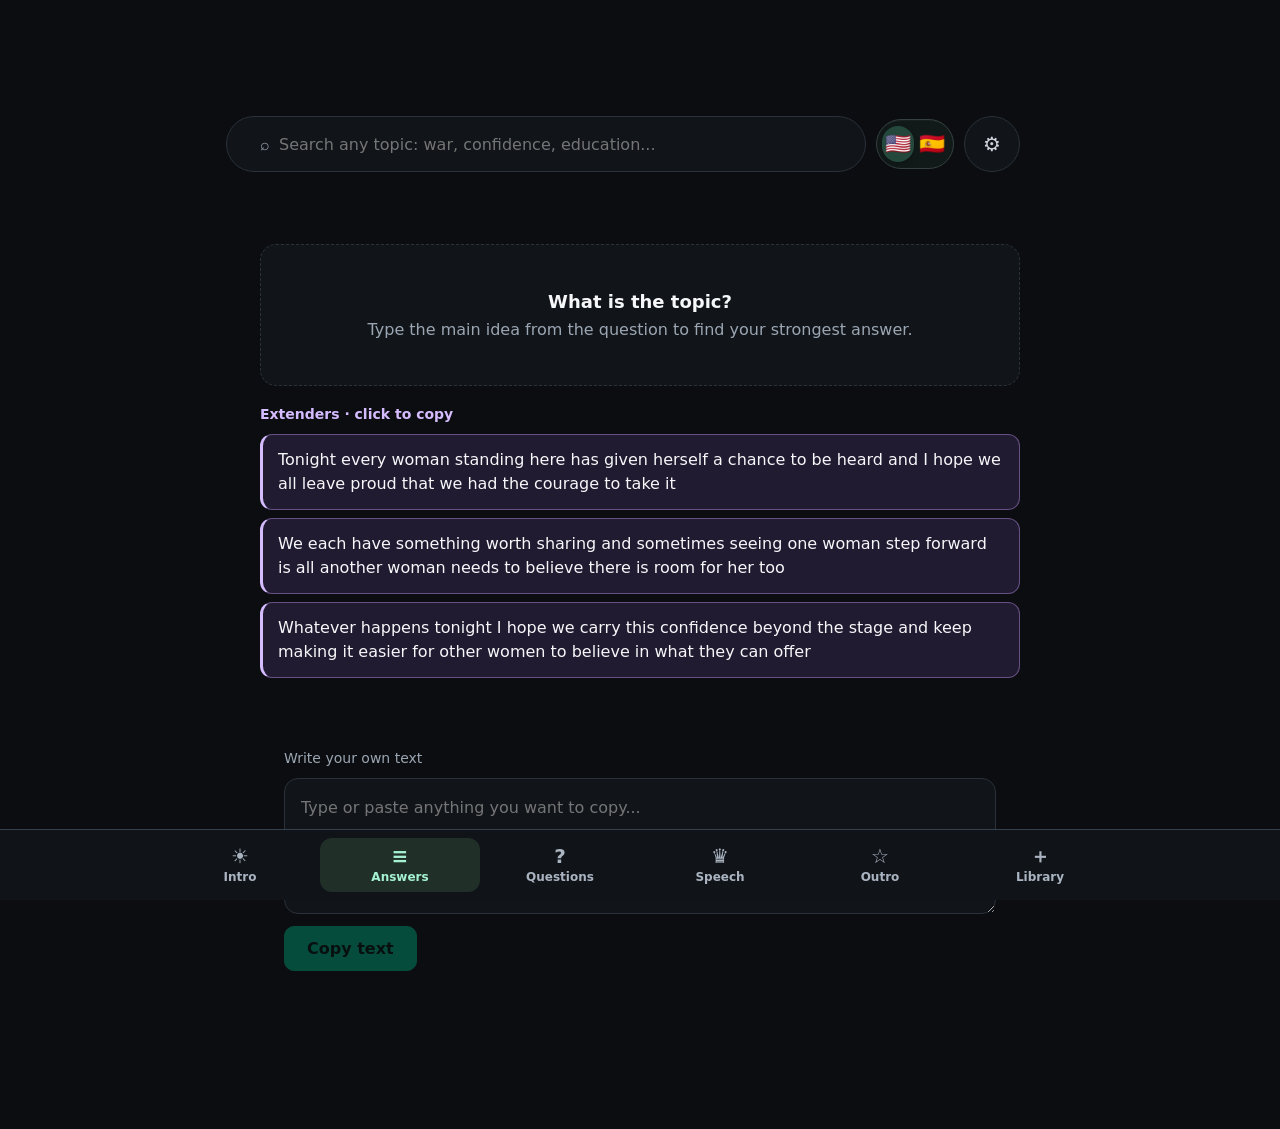
<file: index.html>
<!DOCTYPE html>
<html lang="en">
<head>
<meta charset="UTF-8">
<meta name="viewport" content="width=device-width, initial-scale=1.0, viewport-fit=cover">
<meta name="theme-color" content="#0b0d10">
<title>Pageant Answer Studio</title>
<style>
  :root {
    --bg: #0b0d10;
    --panel: #11151a;
    --panel-2: #171c22;
    --panel-3: #1d232b;
    --border: #2a313a;
    --text: #f6f7f9;
    --muted: #9ba6b2;
    --accent: #00ac81;
    --accent-soft: rgba(0,172,129,.12);
    --accent-border: rgba(0,172,129,.38);
    --danger: #ff6b6b;
    --shadow: 0 18px 50px rgba(0,0,0,.28);
  }

  * { box-sizing: border-box; }
  html, body { height: 100%; }
  body {
    margin: 0;
    background: var(--bg);
    color: var(--text);
    font-family: Inter, ui-sans-serif, system-ui, -apple-system, BlinkMacSystemFont, "Segoe UI", sans-serif;
    overflow-x: hidden;
  }
  button, input { font: inherit; }

  .app { min-height: 100vh; }

  aside, .categories, .brand, .topbar .status-row { display: none; }

  .brand {
    padding: 26px 24px 18px;
    border-bottom: 1px solid var(--border);
  }
  .brand .eyebrow {
    color: var(--accent);
    text-transform: uppercase;
    letter-spacing: .14em;
    font-size: 11px;
    font-weight: 800;
    margin-bottom: 8px;
  }
  .brand h1 {
    margin: 0;
    font-size: 21px;
    letter-spacing: -.02em;
  }
  .brand p {
    margin: 8px 0 0;
    color: var(--muted);
    font-size: 12px;
    line-height: 1.5;
  }

  .categories {
    padding: 18px 14px;
    overflow-y: auto;
  }
  .category-title {
    color: #6f7b87;
    font-size: 11px;
    text-transform: uppercase;
    letter-spacing: .12em;
    padding: 0 10px 10px;
    font-weight: 800;
  }
  .category-btn {
    width: 100%;
    border: 1px solid transparent;
    background: transparent;
    color: #c5cbd2;
    display: flex;
    align-items: center;
    justify-content: space-between;
    gap: 12px;
    text-align: left;
    padding: 10px 11px;
    border-radius: 10px;
    cursor: pointer;
    margin-bottom: 5px;
    transition: .15s ease;
  }
  .category-btn:hover {
    background: var(--panel-2);
    color: var(--text);
  }
  .category-btn.active {
    background: var(--accent-soft);
    border-color: var(--accent-border);
    color: #ddfff5;
  }
  .count {
    min-width: 28px;
    text-align: center;
    padding: 2px 7px;
    border-radius: 999px;
    background: rgba(255,255,255,.05);
    color: var(--muted);
    font-size: 11px;
  }
  .category-btn.active .count {
    background: rgba(0,172,129,.18);
    color: #8ff0d5;
  }

  main { min-height: 100vh; }

  .topbar { padding: 30px 24px 10px; }

  .controls { max-width: 760px; margin: 0 auto; display: flex; align-items: center; gap: 10px; }
  .field { flex: 1; }
  .field label { display: none; }
  .input {
    width: 100%;
    height: 56px;
    border-radius: 999px;
    border: 1px solid var(--border);
    background: var(--panel);
    color: var(--text);
    padding: 0 24px;
    font-size: 16px;
    outline: none;
    transition: .15s ease;
  }
  .input:focus {
    border-color: var(--accent);
    box-shadow: 0 0 0 3px rgba(0,172,129,.12);
  }
  .clear-btn {
    width: 56px;
    height: 56px;
    border: 1px solid var(--border);
    border-radius: 50%;
    background: var(--panel);
    color: #cfd6dd;
    padding: 0;
    font-size: 20px;
    cursor: pointer;
  }
  .clear-btn:hover { background: var(--panel-2); }

  .status-row {
    margin-top: 14px;
    display: flex;
    align-items: center;
    justify-content: space-between;
    color: var(--muted);
    font-size: 12px;
  }
  .status-row strong { color: #dce1e7; }
  .kbd {
    display: inline-flex;
    gap: 5px;
    align-items: center;
  }
  .kbd span {
    border: 1px solid var(--border);
    background: var(--panel);
    border-radius: 6px;
    padding: 2px 6px;
    color: #c0c7cf;
  }

  .content { padding: 42px 24px 64px; }

  .results { max-width: 760px; margin: 0 auto; }

  .card {
    background: linear-gradient(180deg, #12161b 0%, #101419 100%);
    border: 1px solid var(--border);
    border-radius: 24px;
    box-shadow: var(--shadow);
    overflow: hidden;
  }
  .card-head {
    padding: 28px 30px 24px;
    border-bottom: 1px solid var(--border);
  }
  .meta {
    display: flex;
    gap: 8px;
    align-items: center;
    margin-bottom: 9px;
    flex-wrap: wrap;
  }
  .badge {
    display: inline-flex;
    align-items: center;
    padding: 4px 8px;
    border-radius: 999px;
    border: 1px solid var(--accent-border);
    background: var(--accent-soft);
    color: #8ce8d0;
    font-size: 10px;
    font-weight: 800;
    text-transform: uppercase;
    letter-spacing: .08em;
  }
  .topic {
    color: var(--muted);
    font-size: 11px;
    font-weight: 700;
  }
  .question {
    font-size: clamp(21px, 3vw, 30px);
    line-height: 1.35;
    font-weight: 760;
    letter-spacing: -.015em;
  }

  .sentences { padding: 12px 18px; }
  .sentence-row {
    display: grid;
    grid-template-columns: 34px 1fr 42px;
    gap: 10px;
    align-items: center;
    padding: 15px 10px;
    border-radius: 12px;
  }
  .sentence-row:hover { background: var(--panel-2); }
  .num {
    width: 30px;
    height: 30px;
    border-radius: 8px;
    display: grid;
    place-items: center;
    background: var(--panel-3);
    border: 1px solid var(--border);
    color: #d5dbe1;
    font-size: 12px;
    font-weight: 800;
  }
  .sentence {
    color: #e7ebef;
    line-height: 1.55;
    font-size: 16px;
  }
  .copy-btn {
    width: 40px;
    height: 40px;
    border: 1px solid var(--border);
    background: #12171c;
    color: #cbd2d8;
    padding: 0;
    border-radius: 50%;
    cursor: pointer;
    font-size: 15px;
    font-weight: 800;
    text-transform: uppercase;
    letter-spacing: .05em;
  }
  .copy-btn:hover {
    border-color: var(--accent-border);
    color: #a8f3df;
    background: var(--accent-soft);
  }
  .copy-btn.copied {
    border-color: var(--accent);
    background: var(--accent);
    color: #04120e;
  }

  .card-footer { display: flex; justify-content: space-between; align-items: center; padding: 8px 30px 24px; }
  .copy-all {
    border: 0;
    background: transparent;
    color: var(--muted);
    padding: 0;
    cursor: pointer;
    font-size: 11px;
    font-weight: 700;
  }
  .copy-all:hover { color: #bdf6e6; }

  .nav { display: flex; align-items: center; gap: 10px; }
  .position { color: var(--muted); font-size: 12px; min-width: 50px; text-align: right; }
  .next-btn, .prev-btn {
    width: 42px; height: 42px; border-radius: 50%; border: 1px solid var(--border);
    background: var(--panel-2); color: var(--text); cursor: pointer; font-size: 21px;
  }
  .next-btn:hover, .prev-btn:hover { border-color: var(--accent); background: var(--accent-soft); }
  .next-btn:disabled, .prev-btn:disabled { opacity: .28; cursor: default; }
  .hint { color: var(--muted); text-align: center; font-size: 13px; margin-top: 18px; }

  .settings {
    display: none; max-width: 760px; margin: 12px auto 0; padding: 18px 20px;
    background: var(--panel); border: 1px solid var(--border); border-radius: 16px;
  }
  .settings.open { display: block; }
  .settings label { display: block; color: var(--text); font-size: 13px; font-weight: 750; margin-bottom: 9px; }
  .settings p { color: var(--muted); font-size: 12px; margin: 9px 3px 0; }
  .settings .input { border-radius: 10px; height: 44px; padding: 0 13px; font-size: 14px; }
  .search-icon { margin-right: -54px; z-index: 1; color: var(--muted); pointer-events: none; }
  .controls .input { padding-left: 52px; }

  .empty {
    grid-column: 1 / -1;
    border: 1px dashed var(--border);
    background: var(--panel);
    border-radius: 16px;
    padding: 46px;
    text-align: center;
    color: var(--muted);
  }
  .empty strong {
    display: block;
    color: var(--text);
    margin-bottom: 8px;
    font-size: 18px;
  }

  .toast {
    position: fixed;
    right: 24px;
    bottom: 24px;
    background: #e9fff8;
    color: #062219;
    border: 1px solid rgba(0,172,129,.45);
    border-radius: 11px;
    padding: 11px 14px;
    font-size: 12px;
    font-weight: 800;
    box-shadow: 0 14px 40px rgba(0,0,0,.35);
    transform: translateY(18px);
    opacity: 0;
    pointer-events: none;
    transition: .2s ease;
  }
  .toast.show {
    transform: translateY(0);
    opacity: 1;
  }

  mark {
    background: rgba(0,172,129,.22);
    color: inherit;
    border-radius: 3px;
    padding: 0 1px;
  }

  @media (max-width: 620px) {
    .topbar { padding: 18px 14px 8px; }
    .content { padding: 28px 14px 40px; }
    .card-head { padding: 22px 20px 18px; }
    .sentences { padding: 8px; }
    .sentence-row { grid-template-columns: 30px 1fr 38px; gap: 8px; }
    .sentence { font-size: 14px; }
    .card-footer { padding: 8px 18px 20px; }
  }
  .sentence { white-space: pre-wrap; }
  .timer { position: fixed; top: 12px; right: 18px; z-index: 5; background: #171c22; color: #8ce8d0; border: 2px solid #2a313a; border-radius: 16px; padding: 14px 24px; min-width: 164px; font-size: 40px; font-weight: 800; cursor: pointer; font-variant-numeric: tabular-nums; box-shadow: 0 8px 28px #0005; }
  .timer.urgent { color: #ff9898; border-color: #ff6b6b; }
  .topbar { padding-top: 116px; }
  @media(max-width: 620px) { .timer { font-size: 32px; min-width: 136px; padding: 10px 16px; } .topbar { padding-top: 96px; } }
  .content { display: grid; grid-template-columns: minmax(180px, 240px) minmax(0, 760px) minmax(180px, 240px); gap: 24px; justify-content: center; align-items: start; }
  .results { grid-column: 2; grid-row: 1; width: 100%; }
  .quick-lines { display: contents; }
  .quick-lines > div:first-child { grid-column: 1; grid-row: 1 / span 3; }
  .quick-lines > div:last-child { grid-column: 3; grid-row: 1 / span 3; }
  .extenders { grid-column: 2; grid-row: 2; min-width: 0; }
  .extenders h2 { color: var(--muted); font-size: 14px; font-weight: 600; }
  .content > .speech-toggle { grid-column: 2; grid-row: 3; margin: 0; }
  .content > .final-speeches { grid-column: 2; grid-row: 4; margin: 0; width: 100%; }
  .quick-lines h2 { font-size: 13px; color: var(--muted); font-weight: 600; }
  .phrase { display: block; width: 100%; text-align: left; margin: 8px 0; padding: 13px 15px; background: var(--panel); color: var(--text); border: 1px solid var(--border); border-radius: 12px; cursor: pointer; line-height: 1.5; }
  .phrase:hover { border-color: var(--accent); background: var(--accent-soft); }
  button:focus-visible { outline: 2px solid var(--accent); outline-offset: 3px; }
  @media(max-width: 900px) {
    .content { grid-template-columns: minmax(0, 1fr) minmax(0, 1fr); gap: 16px; }
    .results { grid-column: 1 / -1; grid-row: 1; }
    .quick-lines > div:first-child { grid-column: 1; grid-row: 2; }
    .quick-lines > div:last-child { grid-column: 2; grid-row: 2; }
    .extenders { grid-column: 1 / -1; grid-row: 3; }
    .content > .speech-toggle { grid-column: 1 / -1; grid-row: 4; }
    .content > .final-speeches { grid-column: 1 / -1; grid-row: 5; }
  }
  .final-speeches { max-width: 760px; margin: 32px auto 0; }
  .final-speeches[hidden] { display: none; }
  .speech-toggle { display: flex; align-items: center; gap: 10px; max-width: 760px; margin: 28px auto 0; cursor: pointer; color: var(--muted); font-size: 14px; }
  .speech-toggle input { width: 20px; height: 20px; accent-color: var(--accent); }
  .speech-option { margin-bottom: 22px; }
  .speech-option h3 { font-size: 14px; font-weight: 600; color: var(--accent); }
  .final-speeches h2 { font-size: 16px; margin-bottom: 6px; }
  .final-speeches p { color: var(--muted); font-size: 13px; }
  .speech-label { display: block; color: var(--accent); font-size: 12px; margin-bottom: 10px; }
  .speech-line { display: block; white-space: pre-wrap; }
  .speech-line + .speech-line { margin-top: 10px; }
</style>
<style>
  .manual-text { max-width: 760px; margin: 0 auto 48px; padding: 0 24px; }
  .manual-text label { display: block; color: var(--muted); font-size: 14px; margin-bottom: 12px; }
  .manual-text textarea { display: block; width: 100%; min-height: 130px; padding: 16px; resize: vertical; background: var(--panel); color: var(--text); border: 1px solid var(--border); border-radius: 14px; font: inherit; line-height: 1.6; }
  .manual-text textarea:focus { outline: 2px solid var(--accent); outline-offset: 2px; }
  .manual-text button { margin-top: 12px; padding: 12px 22px; border: 1px solid var(--accent); border-radius: 10px; background: var(--accent); color: #04120e; font: inherit; font-weight: 700; cursor: pointer; }
  .manual-text button:disabled { opacity: .4; cursor: default; }
</style>
<style>
  /* Color cues are accompanied by section labels */
  .quick-lines > div:first-child { --section-color: #a9caff; --section-border: #385784; --section-bg: #121f32; }
  .quick-lines > div:last-child { --section-color: #ffc3b1; --section-border: #805243; --section-bg: #2b1b19; }
  .extenders { --section-color: #d5bcff; --section-border: #665084; --section-bg: #211b31; }
  .final-speeches { --section-color: #ffe0a0; --section-border: #7c6438; --section-bg: #282217; }
  .quick-lines h2, .extenders h2, .final-speeches h2, .final-speeches h3, .final-speeches .speech-label { color: var(--section-color); }
  .quick-lines .phrase, .extenders .phrase, .final-speeches .phrase { background: var(--section-bg); border-color: var(--section-border); border-left: 3px solid var(--section-color); }
  .quick-lines .phrase:hover, .extenders .phrase:hover, .final-speeches .phrase:hover { border-color: var(--section-color); }
  .results .card { border-color: #32745e; background: #101e19; }
  .results .card-head { border-color: #294e40; }
  .results .num { color: #a5f2d3; background: #19362a; border-color: #32745e; }
  .results .sentence-row + .sentence-row { border-top: 1px solid #294e40; }
  .results .copy-btn { width: 48px; height: 48px; color: #a5f2d3; border-color: #32745e; }
  .sentence-row { grid-template-columns: 34px minmax(0,1fr) 48px; }
  .phrase, .question, .sentence, .speech-line { overflow-wrap: anywhere; }
  .field, .results, .quick-lines > div { min-width: 0; }
  button { touch-action: manipulation; }
  .prev-btn, .next-btn { width: 48px; height: 48px; }
  .copy-all { min-height: 44px; text-align: left; line-height: 1.4; padding-right: 12px; }
  .phrase { min-height: 48px; }
  .speech-toggle { min-height: 48px; }
  .manual-text { padding-bottom: env(safe-area-inset-bottom); }
  @media (max-width: 900px) {
    .topbar { position: sticky; top: 0; z-index: 4; background: #0b0d10f5; padding: calc(78px + env(safe-area-inset-top)) 16px 14px; border-bottom: 1px solid var(--border); }
    .timer { top: calc(8px + env(safe-area-inset-top)); right: max(16px, env(safe-area-inset-right)); font-size: 30px; padding: 8px 16px; min-width: 132px; max-width: calc(100vw - 32px); }
    .controls { gap: 10px; }
    .controls .input { height: 50px; font-size: 16px; padding-left: 18px; }
    .search-icon { display: none; }
    .clear-btn { flex: 0 0 50px; height: 50px; width: 50px; }
    .settings { max-height: 50dvh; overflow-y: auto; }
    .settings .input { font-size: 16px; }
    .content { padding: 20px 16px 28px; gap: 18px 12px; }
    .question { font-size: 23px; line-height: 1.35; }
    .card-head { padding: 20px; }
    .sentences { padding: 8px 12px; }
    .sentence-row { grid-template-columns: 30px minmax(0,1fr) 48px; padding: 14px 4px; gap: 10px; }
    .sentence { font-size: 16px; line-height: 1.6; }
    .card-footer { flex-wrap: wrap; gap: 8px; padding: 8px 16px 18px; }
    .nav { margin-left: auto; }
    .quick-lines h2 { font-size: 14px; line-height: 1.5; }
    .phrase { font-size: 16px; line-height: 1.55; padding: 14px 12px; }
    .manual-text { padding-left: 16px; padding-right: 16px; }
    .manual-text textarea { font-size: 16px; }
    .manual-text button { width: 100%; min-height: 48px; }
    .toast { bottom: calc(16px + env(safe-area-inset-bottom)); right: 16px; left: 16px; text-align: center; }
  }
  @media (max-width: 480px) {
    .sentence-row { grid-template-columns: 30px minmax(0,1fr) 48px; }
    .sentence-row .num { grid-column: 1; grid-row: 1; }
    .sentence-row .copy-btn { grid-column: 3; grid-row: 1; }
    .sentence-row .sentence { grid-column: 1 / -1; grid-row: 2; }
    .card-head { padding: 18px 16px; }
    .empty { padding: 28px 18px; }
    .copy-all { flex-basis: 100%; }
    .nav { width: 100%; justify-content: flex-end; }
  }
</style>
<style>
  .question-bank { max-width: 1100px; margin: 0 auto 32px; padding: 0 16px; }
  .question-bank summary { padding: 18px; border: 1px solid #43677a; border-radius: 14px; background: #12232b; color: #9cdeff; cursor: pointer; font-weight: 700; }
  .question-bank .bank-tools { display: flex; flex-wrap: wrap; gap: 12px; margin: 18px 0; }
  .question-bank input, .question-bank select { min-width: 0; border: 1px solid var(--border); border-radius: 12px; background: var(--panel); color: var(--text); padding: 14px; font: inherit; font-size: 16px; }
  .question-bank input { flex: 1 1 250px; }
  .question-bank select { flex: 1 1 180px; }
  .bank-action { min-height: 48px; padding: 12px 18px; border: 1px solid #43677a; border-radius: 12px; background: #12232b; color: #9cdeff; font: inherit; font-weight: 700; cursor: pointer; }
  .bank-count, .bank-note { color: var(--muted); font-size: 13px; line-height: 1.5; }
  .bank-list { display: grid; grid-template-columns: repeat(2,minmax(0,1fr)); gap: 12px; max-height: 65vh; overflow-y: auto; padding: 4px; }
  .bank-question { margin: 0; border-left: 3px solid #9cdeff; }
  .bank-question small { display: block; color: #9cdeff; margin-bottom: 8px; font-size: 12px; }
  @media(max-width: 620px) { .bank-list { grid-template-columns: minmax(0,1fr); } }
</style>
<link rel="manifest" href="./manifest.webmanifest">
<link rel="apple-touch-icon" href="./icon-192.png">
<meta name="apple-mobile-web-app-capable" content="yes">
<meta name="apple-mobile-web-app-status-bar-style" content="black-translucent">
<link rel="stylesheet" href="./app.css?v=8">
</head>
<body>
<button class="timer" id="timer" hidden title="Restart timer" aria-label="Restart timer">100s ↻</button>
<div class="app">
  <main>
    <div class="topbar">
      <div class="controls">
        <h1 class="screen-title" id="screenTitle">Answers</h1>
        <span class="search-icon">⌕</span>
        <div class="field">
          <label for="search">Search question, topic, keyword or answer</label>
          <input class="input" id="search" type="text" placeholder="Search any topic: war, confidence, education..." autocomplete="off">
        </div>
        <a class="language-toggle" href="./es.html" aria-label="Cambiar a español" title="Cambiar a español"><span class="active-language" aria-hidden="true">🇺🇸</span><span aria-hidden="true">🇪🇸</span></a>
        <button class="clear-btn" id="settingsButton" aria-label="Settings" title="Settings">⚙</button>
      </div>
      <div class="settings" id="settingsPanel">
        <p class="language-switch" aria-label="Language / Idioma"><a href="./index.html" lang="en">English</a> · <a href="./es.html" lang="es">Español</a></p>
        <label for="contest">Pageant name</label>
        <input class="input" id="contest" type="text" value="Miss Universe" placeholder="Miss Universe">
        <p>The pageant name is automatically replaced throughout relevant answers.</p>
        <label for="timerDuration" style="margin-top:20px">Timer duration (seconds)</label>
        <input class="input" id="timerDuration" type="number" min="1" max="3600" step="1" value="100" aria-describedby="timerDurationHelp">
        <p id="timerDurationHelp">1–3600 seconds, changing this restarts a visible timer</p>
        <label style="display:flex;align-items:center;gap:10px;margin-top:20px;cursor:pointer" for="copyAllCaps">
          <input id="copyAllCaps" type="checkbox" checked style="width:20px;height:20px;accent-color:var(--accent)">
          Copy in ALL CAPS
        </label>
        <p>Library entries keep their original case; other copy tools use this setting.</p>
        <button class="install-button" id="installApp" type="button" hidden>Install app</button>
        <p>On iPhone, open in Safari then tap Share → Add to Home Screen</p>
        <p id="offlineStatus" role="status">Preparing offline access</p>
      </div>
    </div>

    <div class="content">
      <div class="results" id="results"></div>
      <section class="quick-lines" id="quickLines" aria-label="Copy an opening or closing"></section>
      <section class="extenders" id="extenders" aria-label="Extenders"></section>
      <label class="speech-toggle" for="showFinalSpeeches"><input type="checkbox" id="showFinalSpeeches" aria-controls="finalSpeeches" aria-expanded="false">Show final speeches</label>
      <section class="final-speeches" id="finalSpeeches" aria-label="Final speeches" hidden></section>
    </div>
    <details class="question-bank" id="questionBank">
      <summary>Question bank · browse and copy</summary>
      <p class="bank-note">Every question has two prepared answers, copy a question or open its answers</p>
      <div class="bank-tools">
        <input type="search" id="questionSearch" placeholder="Search questions..." aria-label="Search question bank">
        <select id="questionCategory" aria-label="Question category"><option value="">All categories</option></select>
        <button class="bank-action" id="randomQuestion" type="button" title="Pick from all questions">Random</button>
        <button class="bank-action" id="showAllQuestions" type="button" hidden>Show all</button>
      </div>
      <p class="bank-count" id="questionCount" aria-live="polite"></p>
      <div class="bank-list" id="questionList"></div>
    </details>
    <section class="manual-library" id="manualLibrary" aria-labelledby="manualLibraryHeading">
      <div class="manual-library-heading">
        <h2 id="manualLibraryHeading">My library</h2>
        <button class="bank-action" id="addManualEntry" type="button" aria-controls="manualEntryForm" aria-expanded="false">Add answer or script</button>
      </div>
      <p class="bank-note">Saved in this browser on this device. Click each block to copy its text without the title, preserving its original case.</p>
      <form id="manualEntryForm" class="manual-entry-form" hidden>
        <label for="manualEntryType">Type</label>
        <select id="manualEntryType" name="type"><option value="answer">Answer</option><option value="script">Script</option></select>
        <label for="manualEntryTitle">Title</label>
        <input id="manualEntryTitle" name="title" type="text" required>
        <label for="manualEntryBody">Body</label>
        <textarea id="manualEntryBody" name="body" rows="8" aria-describedby="manualEntryBodyHelp" required></textarea>
        <p class="bank-note" id="manualEntryBodyHelp">Use blank lines between paragraphs; without blank lines, each line becomes a block.</p>
        <div class="manual-entry-actions">
          <button class="bank-action" id="saveManualEntry" type="submit">Save entry</button>
          <button class="bank-action" id="cancelManualEntry" type="button">Cancel</button>
        </div>
      </form>
      <p class="bank-note" id="manualEntryStatus" role="status" aria-live="polite"></p>
      <div class="manual-library-tools">
        <input id="manualLibrarySearch" type="search" placeholder="Search saved text..." aria-label="Search my library">
        <select id="manualLibraryType" aria-label="Filter by type"><option value="">All types</option><option value="answer">Answer</option><option value="script">Script</option></select>
      </div>
      <div id="manualEntryList"></div>
    </section>
    <section class="manual-text" aria-label="Manual text">
      <label for="manualText">Write your own text</label>
      <textarea id="manualText" placeholder="Type or paste anything you want to copy..." rows="4"></textarea>
      <button id="copyManualText" type="button" disabled>Copy text</button>
    </section>
  </main>
</div>

<div class="toast" id="toast">Copied</div>
<nav class="bottom-nav" aria-label="Main navigation">
  <a href="#intro"><span aria-hidden="true">☀</span>Intro</a>
  <a href="#answers"><span aria-hidden="true">≡</span>Answers</a>
  <a href="#questions"><span aria-hidden="true">?</span>Questions</a>
  <a href="#speech"><span aria-hidden="true">♛</span>Speech</a>
  <a href="#outro"><span aria-hidden="true">☆</span>Outro</a>
  <a href="#library"><span aria-hidden="true">＋</span>Library</a>
</nav>

<script>
const DATA = [
{"id":1,"category":"Leadership & Values","topic":"Leadership","question":"People often associate leadership with power or a title, what does true leadership mean to you?","keywords":["leadership","leader","power","responsibility","influence","team"],"sentences":["I trust a leader who stays helpful when things get difficult adn takes responsibility instead of leaving the team to deal with the problem","Being a host taught me to pay attention to other people and I want to bring that same care into the way I compete","I want people to trust me enough to ask for help and leave that  conversation trusting themselves a little more too"],"topicId":1,"cleanSentences":["I trust a leader who stays helpful when things get difficult and takes responsibility instead of leaving the team to deal with the problem","Being a host taught me to pay attention to other people and I want to bring that same care into the way I compete","I want people to trust me enough to ask for help and leave that conversation trusting themselves a little more too"]},
{"id":2,"category":"Society & Equality","topic":"Women's Empowerment","question":"What does women's empowerment mean to you?","keywords":["women","empowerment","equality","opportunity","education","representation"],"sentences":["Empowerment means a girl can choose her own path without being told her dreams are too big fro someone like her","That takes real support like staying in school feeling safe at work  and having people around her who take her plans seriously","A girl should spend her energy discovering what she can do rather than asking whether the world will let her try"],"topicId":2,"cleanSentences":["Empowerment means a girl can choose her own path without being told her dreams are too big for someone like her","That takes real support like staying in school feeling safe at work and having people around her who take her plans seriously","A girl should spend her energy discovering what she can do rather than asking whether the world will let her try"]},
{"id":3,"category":"Education & Youth","topic":"Education","question":"A child's access to learning can shape choices far beyond the classroom, why is education important?","keywords":["education","school","knowledge","children","opportunity","learning"],"sentences":["Education matters because it helps people understand their choices and take more control of their own lives, even in ways we sometimes overlook","Reading a contract applying for a job or knowing what questions to ask can make a real difference  when someone is starting out","What a child learns can stay wiht her when everything else changes and I think every child deserves something that lasting"],"topicId":3,"cleanSentences":["Education matters because it helps people understand their choices and take more control of their own lives, even in ways we sometimes overlook","Reading a contract applying for a job or knowing what questions to ask can make a real difference when someone is starting out","What a child learns can stay with her when everything else changes and I think every child deserves something that lasting"]},
{"id":4,"category":"World & Environment","topic":"Climate Change","question":"Environmental decisions made today will affect people who cannot yet vote, how should we respond to climate change?","keywords":["climate","environment","planet","sustainability","future","nature"],"sentences":["Climate change worries me because people are already having to think differently about the places where they live and the resources they depend on","Governments need to make cleaner choices practical through things like better transport while businesses need to take responsibility for teh waste they create","The children who come after us won't  be able to change our decisions so I want us to make choices they can live with"],"topicId":4,"cleanSentences":["Climate change worries me because people are already having to think differently about the places where they live and the resources they depend on","Governments need to make cleaner choices practical through things like better transport while businesses need to take responsibility for the waste they create","The children who come after us won't be able to change our decisions so I want us to make choices they can live with"]},
{"id":5,"category":"Society & Equality","topic":"Poverty","question":"Some families work hard and still struggle to cover basic needs, what should society do about poverty?","keywords":["poverty","opportunity","healthcare","housing","economy","independence"],"sentences":["I don't think a child should have fewer chances in life simply because their parents are struggling to pay the bills","Affordable school healthcare  and steady work can help a family move forward without having to choose which basic need to go without","A child's dreams shouldn't have to fit inside a parent's paycheck adn I want our choices to give those dreams more room"],"topicId":5,"cleanSentences":["I don't think a child should have fewer chances in life simply because their parents are struggling to pay the bills","Affordable school healthcare and steady work can help a family move forward without having to choose which basic need to go without","A child's dreams shouldn't have to fit inside a parent's paycheck and I want our choices to give those dreams more room"]},
{"id":6,"category":"Personal Growth","topic":"Mental Health","question":"Someone can appear successful while quietly struggling with their mental health, why is mental health important?","keywords":["mental health","wellbeing","help","compassion","healing","support"],"sentences":["I think we need to make it easier to admit wehn we aren't doing well instead of expecting everyone to keep looking strong","Sometimes the first step is a conversation with someone you trust and sometimes  it means finding professional help that you can reach and afford","I want asking for help to feel like opening a door rather than admitting defeat because nobody should have to suffer to look strong"],"topicId":6,"cleanSentences":["I think we need to make it easier to admit when we aren't doing well instead of expecting everyone to keep looking strong","Sometimes the first step is a conversation with someone you trust and sometimes it means finding professional help that you can reach and afford","I want asking for help to feel like opening a door rather than admitting defeat because nobody should have to suffer to look strong"]},
{"id":7,"category":"Technology & Media","topic":"Social Media","question":"What is the impact of social media on society?","keywords":["social media","technology","comparison","connection","platforms","self-worth"],"sentences":["Social media helps us share ideas adn find community but it should not decide how we feel about ourselves","It's easy to compare an ordinary day with someone else's best moment  and forget how much of their life we haven't seen","I want to share a life I'm actually living rather than spend my life trying to create something that looks worth sharing"],"topicId":7,"cleanSentences":["Social media helps us share ideas and find community but it should not decide how we feel about ourselves","It's easy to compare an ordinary day with someone else's best moment and forget how much of their life we haven't seen","I want to share a life I'm actually living rather than spend my life trying to create something that looks worth sharing"]},
{"id":8,"category":"Technology & Media","topic":"Artificial Intelligence","question":"AI tools can offer useful answers but they can also make convincing mistakes, what is your view on artificial intelligence?","keywords":["ai","artificial intelligence","technology","ethics","innovation","future"],"sentences":["I think AI can be useful fro learning and solving problems as long as we remember that a confident answer can still be wrong","I'd check important information and protect my private details because a  useful tool still doesn't understand every part of my life","The answer a machine gives us still needs a person willing to question it and I don't want convenience to take that habit away"],"topicId":8,"cleanSentences":["I think AI can be useful for learning and solving problems as long as we remember that a confident answer can still be wrong","I'd check important information and protect my private details because a useful tool still doesn't understand every part of my life","The answer a machine gives us still needs a person willing to question it and I don't want convenience to take that habit away"]},
{"id":9,"category":"World & Environment","topic":"World Peace","question":"What do you believe is necessary to achieve world peace?","keywords":["peace","war","conflict","empathy","understanding","respect"],"sentences":["For me peace means a family can plan tomorrow without wondering whether they will have to leave their home or lose someone they love","That needs leaders willing to keep talking and  agreements that protect people in daily life rather than only ending one round of fighting","For me teh clearest sign of peace would be a child making plans for the future instead of learning where to hide"],"topicId":9,"cleanSentences":["For me peace means a family can plan tomorrow without wondering whether they will have to leave their home or lose someone they love","That needs leaders willing to keep talking and agreements that protect people in daily life rather than only ending one round of fighting","For me the clearest sign of peace would be a child making plans for the future instead of learning where to hide"]},
{"id":10,"category":"Society & Equality","topic":"Diversity","question":"People with different backgrounds may approach the same problem in different ways, why is diversity important?","keywords":["diversity","inclusion","differences","perspectives","society","strength"],"sentences":["I enjoy being around people who see things differently because it gives me a chance to learn something I wouldn't discover on my own","We make room fro differences by asking people what they think and including their ideas in our decisions","I'd like people to leave a room feeling their difference added  something rather than feeling relieved that nobody noticed it"],"topicId":10,"cleanSentences":["I enjoy being around people who see things differently because it gives me a chance to learn something I wouldn't discover on my own","We make room for differences by asking people what they think and including their ideas in our decisions","I'd like people to leave a room feeling their difference added something rather than feeling relieved that nobody noticed it"]},
{"id":11,"category":"Personal Growth","topic":"Beauty","question":"In a pageant appearance receives attention before people hear your story, what does beauty mean to you?","keywords":["beauty","appearance","kindness","confidence","character","values"],"sentences":["To me beauty has a lot to do wiht how comfortable and valued people feel when they're around you","I notice who includes someone sitting alone and who stays kind  without expecting anything back because those choices show real character","I'd be proud if someone remembered my face but I'd care more if they remembered feeling welcome beside me"],"topicId":11,"cleanSentences":["To me beauty has a lot to do with how comfortable and valued people feel when they're around you","I notice who includes someone sitting alone and who stays kind without expecting anything back because those choices show real character","I'd be proud if someone remembered my face but I'd care more if they remembered feeling welcome beside me"]},
{"id":12,"category":"Personal Growth","topic":"Failure","question":"Trying something important always brings the possibility of disappointment, what can failure teach us?","keywords":["failure","mistakes","learning","resilience","growth","setbacks"],"sentences":["I'm afraid of failing adn I think it's important to be honest about that especially when people expect me to do well","I chose to compete because I'd rather learn from trying  than keep wondering what fear stopped me from becoming","I may leave without a crown but I want to leave knowing I gave myself a real chance"],"topicId":12,"cleanSentences":["I'm afraid of failing and I think it's important to be honest about that especially when people expect me to do well","I chose to compete because I'd rather learn from trying than keep wondering what fear stopped me from becoming","I may leave without a crown but I want to leave knowing I gave myself a real chance"]},
{"id":13,"category":"Personal Growth","topic":"Success","question":"A person can receive praise and still feel unsure about the life they are building, how do you define success?","keywords":["success","achievement","purpose","values","impact","fulfillment"],"sentences":["Winning matters to me but it wouldn't feel like success if I stopped helping others to get there","I want to work hard fro my own goals and still be someone this community can ask for advice or support","I want to enjoy what I achieve without becoming someone  I wouldn't have trusted before I achieved it"],"topicId":13,"cleanSentences":["Winning matters to me but it wouldn't feel like success if I stopped helping others to get there","I want to work hard for my own goals and still be someone this community can ask for advice or support","I want to enjoy what I achieve without becoming someone I wouldn't have trusted before I achieved it"]},
{"id":14,"category":"Leadership & Values","topic":"Kindness","question":"Small acts of care rarely receive the attention given to major achievements, why is kindness important?","keywords":["kindness","compassion","empathy","people","support","respect"],"sentences":["I think kindness often starts with noticing  something small like a person who hasn't been included or someone who seems quieter than usual","I can make room for them in a conversation or ask how they're doing without expecting them to explain everything that's on their mind","I may forget a small moment of kindness but the person who needed it might carry it much longer thna I know"],"topicId":14,"cleanSentences":["I think kindness often starts with noticing something small like a person who hasn't been included or someone who seems quieter than usual","I can make room for them in a conversation or ask how they're doing without expecting them to explain everything that's on their mind","I may forget a small moment of kindness but the person who needed it might carry it much longer than I know"]},
{"id":15,"category":"Education & Youth","topic":"Young People","question":"What role should young people play in shaping the future?","keywords":["young people","youth","future","leadership","creativity","generation"],"sentences":["Young people should have chances to take part in decisions because we learn responsibility by doing things adn seeing how our choices affect others","A school could let students plan an event or run a small project with an adult there to help when they need guidance","If we want young people to take responsibility tomorrow we need to let them practice it while we can still  help them today"],"topicId":15,"cleanSentences":["Young people should have chances to take part in decisions because we learn responsibility by doing things and seeing how our choices affect others","A school could let students plan an event or run a small project with an adult there to help when they need guidance","If we want young people to take responsibility tomorrow we need to let them practice it while we can still help them today"]},
{"id":16,"category":"Society & Equality","topic":"Gender Equality","question":"Expectations about gender can influence choices at home at school and at work, why is gender equality important?","keywords":["gender","equality","women","men","opportunity","fairness"],"sentences":["I believe girls adn boys should be able to explore what they're good at without being told a certain path isn't for them","Fair hiring and shared care at home help people keep pursuing  their goals instead of choosing between responsibility and opportunity","I want a child's first question to be what interests them rather than whether a person like them is allowed to do it"],"topicId":16,"cleanSentences":["I believe girls and boys should be able to explore what they're good at without being told a certain path isn't for them","Fair hiring and shared care at home help people keep pursuing their goals instead of choosing between responsibility and opportunity","I want a child's first question to be what interests them rather than whether a person like them is allowed to do it"]},
{"id":17,"category":"Society & Equality","topic":"Cultural Differences","question":"Meeting a different tradition can challenge what we have always considered normal, how should we approach cultural differences?","keywords":["culture","traditions","identity","respect","differences","community"],"sentences":["I think it's possible to love your own culture adn still be curious about a way of life that's different from yours","If I don't understand a tradition I can ask respectfully  and listen instead of deciding that unfamiliar means wrong","I can honor my culture while learning from others because feeling at home shouldn't mean making someone else feel foreign"],"topicId":17,"cleanSentences":["I think it's possible to love your own culture and still be curious about a way of life that's different from yours","If I don't understand a tradition I can ask respectfully and listen instead of deciding that unfamiliar means wrong","I can honor my culture while learning from others because feeling at home shouldn't mean making someone else feel foreign"]},
{"id":18,"category":"Technology & Media","topic":"Misinformation","question":"A false story can reach many people before anyone stops to check it, how can society respond to misinformation?","keywords":["misinformation","truth","media","facts","critical thinking","information"],"sentences":["I think false information becomes dangerous wehn people share it before checking because it sounds convincing or confirms something they already believe","Before sharing a claim I'd check its source and look for  reliable confirmation especially when someone's wellbeing could be affected","I'd rather be the person who corrected a mistake than the person whose pride helped a false story keep spreading"],"topicId":18,"cleanSentences":["I think false information becomes dangerous when people share it before checking because it sounds convincing or confirms something they already believe","Before sharing a claim I'd check its source and look for reliable confirmation especially when someone's wellbeing could be affected","I'd rather be the person who corrected a mistake than the person whose pride helped a false story keep spreading"]},
{"id":19,"category":"Society & Equality","topic":"Bullying","question":"A student being bullied may be afraid that asking for help will make things worse, how should we address bullying?","keywords":["bullying","respect","empathy","courage","school","mistreatment"],"sentences":["Bullying can make an ordinary school day feel frightening and I don't think any student should have to handle that fear alone","Adults need to respond when someone asks for help and students need to know how to support a  classmate without putting themselves in danger","I want a child to remember who stood beside them more clearly thna they remember the moment someone tried to make them feel small"],"topicId":19,"cleanSentences":["Bullying can make an ordinary school day feel frightening and I don't think any student should have to handle that fear alone","Adults need to respond when someone asks for help and students need to know how to support a classmate without putting themselves in danger","I want a child to remember who stood beside them more clearly than they remember the moment someone tried to make them feel small"]},
{"id":20,"category":"Society & Equality","topic":"Human Rights","question":"It can be harder to defend the rights of someone whose views we dislike, why are human rights important?","keywords":["human rights","freedom","dignity","equality","justice","protection"],"sentences":["Nobody should have to be popular successful or like everyone else to deserve safety adn fair treatment","Those rights matter in classrooms workplaces and police stations where  everyone should be able to expect fair treatment","Rights are easiest to praise when we feel safe and I think their real test is whether we defend someone who doesn't"],"topicId":20,"cleanSentences":["Nobody should have to be popular successful or like everyone else to deserve safety and fair treatment","Those rights matter in classrooms workplaces and police stations where everyone should be able to expect fair treatment","Rights are easiest to praise when we feel safe and I think their real test is whether we defend someone who doesn't"]},
{"id":21,"category":"Personal Growth","topic":"Authenticity","question":"Being watched and judged can create pressure to present a perfect version of yourself, why is authenticity important?","keywords":["authenticity","confidence","identity","genuine","perfection","self"],"sentences":["Being authentic means bringing the same helpful person this community knows into teh competition instead of acting different because I want to win","I can be ambitious and still share with others and I can be a favorite while being honest that I feel nervous too","If I earn this crown I want the community to recognize the person wearing it rather than wonder where the person  they trusted went"],"topicId":21,"cleanSentences":["Being authentic means bringing the same helpful person this community knows into the competition instead of acting different because I want to win","I can be ambitious and still share with others and I can be a favorite while being honest that I feel nervous too","If I earn this crown I want the community to recognize the person wearing it rather than wonder where the person they trusted went"]},
{"id":22,"category":"Personal Growth","topic":"Change","question":"A new chapter can be exciting even when it makes us feel unprepared, how should we deal with change?","keywords":["change","growth","adaptation","future","uncertainty","progress"],"sentences":["Change can be uncomfortable because even something I want can ask me to do things I don't feel confident about yet","I focus on what I can prepare today adn listen to advice without expecting to feel ready for everything","I don't need to feel at home in a new role immediately, I  just need to give myself enough time to grow into it"],"topicId":22,"cleanSentences":["Change can be uncomfortable because even something I want can ask me to do things I don't feel confident about yet","I focus on what I can prepare today and listen to advice without expecting to feel ready for everything","I don't need to feel at home in a new role immediately, I just need to give myself enough time to grow into it"]},
{"id":23,"category":"Purpose & Future","topic":"Change One Thing","question":"If you could change one thing in the world, what would it be?","keywords":["change the world","opportunity","children","resources","fairness","potential"],"sentences":["If I could change one thing I'd want a child's education to depend less on how much money their family has","Books meals adn transport matter too because a place in school means little if a child cannot reach it","I'd like a child's future to be bigger than the circumstances they began  with and education is one way to give them that room"],"topicId":23,"cleanSentences":["If I could change one thing I'd want a child's education to depend less on how much money their family has","Books meals and transport matter too because a place in school means little if a child cannot reach it","I'd like a child's future to be bigger than the circumstances they began with and education is one way to give them that room"]},
{"id":24,"category":"Pageant Classics","topic":"If I Became Miss Universe","question":"Winning a crown brings attention along with expectations from the community, what would you do if you became Miss Universe?","keywords":["miss universe","winner","crown","platform","impact","reign"],"sentences":["If I became Miss Universe I'd keep doing what matters to me in this  community, showing up helping others and sharing what I know","People in this community have trusted me and I'd use that trust to help new contestants feel welcome and prepared","If I win I want new contestants to find me just as willing to help because teh title should add to what I give"],"topicId":24,"cleanSentences":["If I became Miss Universe I'd keep doing what matters to me in this community, showing up helping others and sharing what I know","People in this community have trusted me and I'd use that trust to help new contestants feel welcome and prepared","If I win I want new contestants to find me just as willing to help because the title should add to what I give"]},
{"id":25,"category":"Purpose & Future","topic":"Message to the World","question":"If you could give one message to the world, what would it be?","keywords":["message","world","compassion","responsibility","respect","action"],"sentences":["I'd ask people to share what they can now instead of waiting until they have something impressive to offer","Sometimes you have useful advice or a little time adn someone nearby could really use it even if it seems ordinary to you","I think a better world becomes easier to imagine when someone makes the  part of it right in front of us a little kinder"],"topicId":25,"cleanSentences":["I'd ask people to share what they can now instead of waiting until they have something impressive to offer","Sometimes you have useful advice or a little time and someone nearby could really use it even if it seems ordinary to you","I think a better world becomes easier to imagine when someone makes the part of it right in front of us a little kinder"]},
{"id":26,"category":"Personal Growth","topic":"Confidence","question":"Other people may see confidence while the person on stage still feels nervous, what does confidence mean to you?","keywords":["confidence","humility","growth","self-belief","learning","strength"],"sentences":["Confidence means representing Singapore despite high expectations adn admitting that I still get nervous about making mistakes","I build it by preparing working hard and remembering that being helpful  and willing to learn matters more than appearing certain every second","I can stand here with fear and still belong here and remembering that gives me more strength than pretending I'm never nervous"],"topicId":26,"cleanSentences":["Confidence means representing Singapore despite high expectations and admitting that I still get nervous about making mistakes","I build it by preparing working hard and remembering that being helpful and willing to learn matters more than appearing certain every second","I can stand here with fear and still belong here and remembering that gives me more strength than pretending I'm never nervous"]},
{"id":27,"category":"Personal Growth","topic":"Resilience","question":"A difficult period can make even a familiar goal feel far away, what does resilience mean to you?","keywords":["resilience","hardship","strength","adversity","growth","challenge"],"sentences":["To me resilience means finding a way to keep going  without expecting myself to feel strong every single day","I can take a break ask someone for help or make the next step smaller wehn the whole task feels too much","I don't need every step to be a strong one as long as I keep giving myself a way to take the next"],"topicId":27,"cleanSentences":["To me resilience means finding a way to keep going without expecting myself to feel strong every single day","I can take a break ask someone for help or make the next step smaller when the whole task feels too much","I don't need every step to be a strong one as long as I keep giving myself a way to take the next"]},
{"id":28,"category":"Personal Growth","topic":"Happiness","question":"Achievement can bring joy but it does not always bring lasting happiness, how do you define happiness?","keywords":["happiness","gratitude","purpose","relationships","success","life"],"sentences":["Happiness for me would include reaching my goals but also having people I can relax with without feeling that I  need to impress them","I want to enjoy the competition and the connections here rather than spend all my time worrying about whether I'll win","I want to recognize teh good in my life while it's happening rather than only realize later how much I had to enjoy"],"topicId":28,"cleanSentences":["Happiness for me would include reaching my goals but also having people I can relax with without feeling that I need to impress them","I want to enjoy the competition and the connections here rather than spend all my time worrying about whether I'll win","I want to recognize the good in my life while it's happening rather than only realize later how much I had to enjoy"]},
{"id":29,"category":"Personal Growth","topic":"Self-Love","question":"Wanting to improve can sometimes turn into being too hard on yourself, what does self-love mean to you?","keywords":["self-love","self respect","growth","imperfections","value","relationships"],"sentences":["Self love means I can want to improve without treating myself badly for not being where I want  to be yet","It includes resting wehn I need to saying no sometimes and remembering that a mistake doesn't cancel out everything good about me","I can keep becoming better without treating who I am today as someone who deserves less kindness"],"topicId":29,"cleanSentences":["Self love means I can want to improve without treating myself badly for not being where I want to be yet","It includes resting when I need to saying no sometimes and remembering that a mistake doesn't cancel out everything good about me","I can keep becoming better without treating who I am today as someone who deserves less kindness"]},
{"id":30,"category":"Personal Growth","topic":"Forgiveness","question":"Moving past hurt can be difficult especially when trust has been broken, what does forgiveness mean to you?","keywords":["forgiveness","pain","peace","healing","past","future"],"sentences":["I think forgiveness is personal adn nobody should feel pressured to say they're okay before they're ready","Letting go of anger can help but nobody should feel  pressured to trust again or return to danger","Peace should include safety and nobody should have to sacrifice one to be praised for choosing the other"],"topicId":30,"cleanSentences":["I think forgiveness is personal and nobody should feel pressured to say they're okay before they're ready","Letting go of anger can help but nobody should feel pressured to trust again or return to danger","Peace should include safety and nobody should have to sacrifice one to be praised for choosing the other"]},
{"id":31,"category":"Leadership & Values","topic":"Responsibility","question":"Good intentions do not always prevent our choices from hurting someone else, why is personal responsibility important?","keywords":["responsibility","choices","accountability","consequences","growth","control"],"sentences":["Responsibility means being willing  to deal with the result of my choices even when I didn't mean to cause a problem","If I let someone down I should listen explain honestly adn do what I can to put it right instead of making excuses","I can't undo every mistake but I can make sure my next action gives people a better reason to trust me"],"topicId":31,"cleanSentences":["Responsibility means being willing to deal with the result of my choices even when I didn't mean to cause a problem","If I let someone down I should listen explain honestly and do what I can to put it right instead of making excuses","I can't undo every mistake but I can make sure my next action gives people a better reason to trust me"]},
{"id":32,"category":"Civic & Democracy","topic":"Freedom of Speech","question":"Open discussion can include opinions that are uncomfortable or unpopular, what does freedom of speech mean to you?","keywords":["freedom of speech","expression","truth","accountability","discussion","rights"],"sentences":["I think people should be able to question a leader or speak about an unfair situation without being afraid of being silenced","That freedom also asks me to check what I'm saying and accept taht someone else may disagree or point out a mistake","I want to protect the right to speak even when listening is uncomfortable because silence can hide a  problem without solving it"],"topicId":32,"cleanSentences":["I think people should be able to question a leader or speak about an unfair situation without being afraid of being silenced","That freedom also asks me to check what I'm saying and accept that someone else may disagree or point out a mistake","I want to protect the right to speak even when listening is uncomfortable because silence can hide a problem without solving it"]},
{"id":33,"category":"Technology & Media","topic":"Technology","question":"Digital tools make many tasks easier while competing for our attention, how should technology shape our lives?","keywords":["technology","connection","progress","communication","human","future"],"sentences":["I appreciate technology when it helps me learn or stay in touch but I aslo notice how easily it can take over our attention","Putting a phone away during a conversation is a small choice that tells the person with us that we're actually listening","I want the tools in my life to help me pay attention  to what matters rather than keep pulling me away from it"],"topicId":33,"cleanSentences":["I appreciate technology when it helps me learn or stay in touch but I also notice how easily it can take over our attention","Putting a phone away during a conversation is a small choice that tells the person with us that we're actually listening","I want the tools in my life to help me pay attention to what matters rather than keep pulling me away from it"]},
{"id":34,"category":"World & Environment","topic":"The Environment","question":"Clean air water and land support the daily lives of every community, why should we protect the environment?","keywords":["environment","nature","air","water","ecosystems","climate"],"sentences":["I think caring for teh environment becomes easier to understand when we think about the water we drink and the air our families breathe","Keeping waste  out of rivers and protecting natural areas aren't distant ideas when people depend on those places to live and work","I want caring for nature to feel as normal as caring for our homes because in a very real way that's what we're doing"],"topicId":34,"cleanSentences":["I think caring for the environment becomes easier to understand when we think about the water we drink and the air our families breathe","Keeping waste out of rivers and protecting natural areas aren't distant ideas when people depend on those places to live and work","I want caring for nature to feel as normal as caring for our homes because in a very real way that's what we're doing"]},
{"id":35,"category":"Society & Equality","topic":"Social Justice","question":"Giving everyone the same rule does not always give everyone the same chance, what does social justice mean to you?","keywords":["social justice","equality","systems","fairness","society","opportunity"],"sentences":["To me social justice means checking whether people can actually use the opportunities we say are open to everyone","A school might welcome all students but if a child using a wheelchair can't get into the classroom then  something still needs to change","A fair opportunity should be something a person can actually use rather thna something we can only point to in a rulebook"],"topicId":35,"cleanSentences":["To me social justice means checking whether people can actually use the opportunities we say are open to everyone","A school might welcome all students but if a child using a wheelchair can't get into the classroom then something still needs to change","A fair opportunity should be something a person can actually use rather than something we can only point to in a rulebook"]},
{"id":36,"category":"Society & Equality","topic":"Racism","question":"Prejudice can affect opportunities even when it is not openly expressed, how should society confront racism?","keywords":["racism","prejudice","equality","respect","inequality","dignity"],"sentences":["I think racism needs to be taken seriously even wehn the person experiencing it's the only one in the room speaking about it","We can listen challenge unfair behavior and look at whether people  are getting the same chances at school and at work","Respect should be something people can count on rather than something they must defend every time they enter a room"],"topicId":36,"cleanSentences":["I think racism needs to be taken seriously even when the person experiencing it's the only one in the room speaking about it","We can listen challenge unfair behavior and look at whether people are getting the same chances at school and at work","Respect should be something people can count on rather than something they must defend every time they enter a room"]},
{"id":37,"category":"Leadership & Values","topic":"Compassion","question":"We often meet people whose struggles we cannot fully understand, why is compassion important?","keywords":["compassion","empathy","pain","judgment","society","humanity"],"sentences":["Compassion means I don't have to  fully understand someone's experience before I decide to treat them with care","I can ask what would help adn listen to their answer instead of assuming my advice is what they need","I don't have to know the perfect thing to say to make it clear that someone's pain matters to me"],"topicId":37,"cleanSentences":["Compassion means I don't have to fully understand someone's experience before I decide to treat them with care","I can ask what would help and listen to their answer instead of assuming my advice is what they need","I don't have to know the perfect thing to say to make it clear that someone's pain matters to me"]},
{"id":38,"category":"Leadership & Values","topic":"Courage","question":"Fear can remain present even after someone has prepared carefully, what does courage mean to you?","keywords":["courage","fear","values","bravery","decisions","strength"],"sentences":["Courage fro me means putting effort into something I care about even when I can't be sure how it will turn out","I still fear mistakes but I prepare and show up  because the things I care about deserve a chance","I want to find out what I can do while I'm afraid rather than spend my life waiting for a fearless version of myself"],"topicId":38,"cleanSentences":["Courage for me means putting effort into something I care about even when I can't be sure how it will turn out","I still fear mistakes but I prepare and show up because the things I care about deserve a chance","I want to find out what I can do while I'm afraid rather than spend my life waiting for a fearless version of myself"]},
{"id":39,"category":"Leadership & Values","topic":"Integrity","question":"Doing the right thing can sometimes cost a person an advantage, what does integrity mean to you?","keywords":["integrity","honesty","character","accountability","values","reputation"],"sentences":["Integrity means being teh same person when there isn't a judge or a camera there to notice what I'm doing","When I promise to help I follow through  or explain honestly what is stopping me","I want people who work beside me to trust my name as much as those who see me on stage"],"topicId":39,"cleanSentences":["Integrity means being the same person when there isn't a judge or a camera there to notice what I'm doing","When I promise to help I follow through or explain honestly what is stopping me","I want people who work beside me to trust my name as much as those who see me on stage"]},
{"id":40,"category":"Leadership & Values","topic":"Role Models","question":"What makes someone a good role model?","keywords":["role model","inspiration","example","responsibility","values","actions"],"sentences":["A good role model doesn't have to get everything right but they should show us how to handle being wrong","I respect someone who admits a mistake makes an effort to fix it and keeps treating people well wehn things aren't going their way","I'd like to show someone how to keep growing rather than give them another person  they feel they can never measure up to"],"topicId":40,"cleanSentences":["A good role model doesn't have to get everything right but they should show us how to handle being wrong","I respect someone who admits a mistake makes an effort to fix it and keeps treating people well when things aren't going their way","I'd like to show someone how to keep growing rather than give them another person they feel they can never measure up to"]},
{"id":41,"category":"Purpose & Future","topic":"The Future","question":"An uncertain future can make people feel either hopeful or powerless, how do you view the future?","keywords":["future","possibility","generation","choices","progress","change"],"sentences":["I see teh future as a chance to do better and a reason to participate instead of waiting for change","I can keep learning share what I know and pay attention  when someone points out a problem I hadn't noticed before","I can't choose everything the future brings but I can choose whether I arrive having made an effort to improve something"],"topicId":41,"cleanSentences":["I see the future as a chance to do better and a reason to participate instead of waiting for change","I can keep learning share what I know and pay attention when someone points out a problem I hadn't noticed before","I can't choose everything the future brings but I can choose whether I arrive having made an effort to improve something"]},
{"id":42,"category":"Civic & Democracy","topic":"Democracy","question":"Citizens have responsibilities between elections as well as on voting day, what does democracy require from citizens?","keywords":["democracy","elections","citizens","institutions","expression","participation"],"sentences":["Democracy matters because people should have a say in decisions that affect their lives and a way to question those making them","Voting is part of taht but so is following local issues and asking how public money is being used between elections","I want citizens to feel they have a voice between elections too because living with a decision should  include a chance to question it"],"topicId":42,"cleanSentences":["Democracy matters because people should have a say in decisions that affect their lives and a way to question those making them","Voting is part of that but so is following local issues and asking how public money is being used between elections","I want citizens to feel they have a voice between elections too because living with a decision should include a chance to question it"]},
{"id":43,"category":"Leadership & Values","topic":"Humility","question":"Success can make it harder to notice what we still need to learn, what does humility mean to you?","keywords":["humility","strengths","learning","growth","respect","mistakes"],"sentences":["Humility means I can be proud of my preparation and still recognize that someone  else may know something I need to learn","Being considered a favorite doesn't remove the need to listen work hard or accept feedback wehn my answer could be better","Being a favorite gives me something to appreciate and being willing to learn gives me somewhere to go from here"],"topicId":43,"cleanSentences":["Humility means I can be proud of my preparation and still recognize that someone else may know something I need to learn","Being considered a favorite doesn't remove the need to listen work hard or accept feedback when my answer could be better","Being a favorite gives me something to appreciate and being willing to learn gives me somewhere to go from here"]},
{"id":44,"category":"Relationships & Community","topic":"Family","question":"Families can look different while sharing a need for safety and support, what does family mean to you?","keywords":["family","support","love","identity","respect","care"],"sentences":["To me family means having people who care enough to stay involved wehn life becomes difficult or confusing","That care can look like listening without rushing to give advice and making room for someone to grow into a person  you didn't expect","I'd want home to be a place where being loved doesn't depend on having good news to bring through the door"],"topicId":44,"cleanSentences":["To me family means having people who care enough to stay involved when life becomes difficult or confusing","That care can look like listening without rushing to give advice and making room for someone to grow into a person you didn't expect","I'd want home to be a place where being loved doesn't depend on having good news to bring through the door"]},
{"id":45,"category":"Relationships & Community","topic":"Friendship","question":"A friendship may be tested when honesty is harder than agreement, what does true friendship mean to you?","keywords":["friendship","trust","loyalty","honesty","support","relationships"],"sentences":["A real friendship lets you share good news without worrying taht it will become a competition and share bad news without feeling ashamed","I value someone who listens but can also tell me  honestly when they think I'm making a mistake","I want friends to feel just as welcome on their hardest days as they do when there is something to celebrate"],"topicId":45,"cleanSentences":["A real friendship lets you share good news without worrying that it will become a competition and share bad news without feeling ashamed","I value someone who listens but can also tell me honestly when they think I'm making a mistake","I want friends to feel just as welcome on their hardest days as they do when there is something to celebrate"]},
{"id":46,"category":"Leadership & Values","topic":"Respect","question":"Disagreement can quickly become personal when people feel strongly about an issue, why is respect important?","keywords":["respect","disagreement","dignity","opinions","society","differences"],"sentences":["Respect means I can disagree with someone without treating them as though their feelings or their whole life no longer matter","I can ask why they think taht way and explain my view without turning the conversation into an insult","I don't need someone to  leave agreeing with me but I do want them to leave knowing I treated them as a person"],"topicId":46,"cleanSentences":["Respect means I can disagree with someone without treating them as though their feelings or their whole life no longer matter","I can ask why they think that way and explain my view without turning the conversation into an insult","I don't need someone to leave agreeing with me but I do want them to leave knowing I treated them as a person"]},
{"id":47,"category":"Purpose & Future","topic":"Purpose","question":"What does it mean to live with purpose?","keywords":["purpose","meaning","ambition","life","impact","abilities"],"sentences":["Purpose fro me comes from knowing that something I do can be useful to another person even when it's a small thing","In this community that might mean sharing advice or helping someone feel  prepared enough to take part instead of staying on the side","I want my goals to give me more to share and the people around me more reasons to feel supported"],"topicId":47,"cleanSentences":["Purpose for me comes from knowing that something I do can be useful to another person even when it's a small thing","In this community that might mean sharing advice or helping someone feel prepared enough to take part instead of staying on the side","I want my goals to give me more to share and the people around me more reasons to feel supported"]},
{"id":48,"category":"Society & Equality","topic":"Strong Woman","question":"Women are often expected to appear capable without showing doubt or asking for help, what makes a strong woman?","keywords":["strong woman","women","strength","vulnerability","courage","growth"],"sentences":["A strong woman can be afraid and still choose to take part without feeling she has  to hide everything she's going through","She can work hard toward a goal while asking for help and being honest when the pressure feels difficult","I want girls to know that needing support doesn't cancel their strength adn being afraid doesn't cancel their right to take part"],"topicId":48,"cleanSentences":["A strong woman can be afraid and still choose to take part without feeling she has to hide everything she's going through","She can work hard toward a goal while asking for help and being honest when the pressure feels difficult","I want girls to know that needing support doesn't cancel their strength and being afraid doesn't cancel their right to take part"]},
{"id":49,"category":"Personal Growth","topic":"Younger Self","question":"Looking back can reveal how much pressure we once placed on ourselves, what would you tell your younger self?","keywords":["younger self","mistakes","growth","perfection","lessons","advice"],"sentences":["I'd tell my younger self that she doesn't need to know she'll succeed before she lets herself try something taht matters to her","Waiting until there's no risk of a mistake can mean waiting forever and I don't want fear to make all those decisions for me","I'd tell her to give herself a chance before deciding she isn't ready because some confidence only comes  after we begin"],"topicId":49,"cleanSentences":["I'd tell my younger self that she doesn't need to know she'll succeed before she lets herself try something that matters to her","Waiting until there's no risk of a mistake can mean waiting forever and I don't want fear to make all those decisions for me","I'd tell her to give herself a chance before deciding she isn't ready because some confidence only comes after we begin"]},
{"id":50,"category":"Purpose & Future","topic":"Legacy","question":"What legacy would you like to leave?","keywords":["legacy","impact","memory","influence","purpose","people"],"sentences":["I'd like to be remembered fro making time for people and sharing what I could while pursuing my own goals","I want to keep sharing what this community has taught  me while staying willing to learn from others","I'd like someone to remember that I made their first step easier because I shared what helped me take mine"],"topicId":50,"cleanSentences":["I'd like to be remembered for making time for people and sharing what I could while pursuing my own goals","I want to keep sharing what this community has taught me while staying willing to learn from others","I'd like someone to remember that I made their first step easier because I shared what helped me take mine"]},
{"id":51,"category":"Pageant Classics","topic":"Why You Deserve the Crown","question":"Why do you deserve to be Miss Universe?","keywords":["deserve","crown","winner","miss universe","purpose","represent"],"sentences":["I believe I'm ready fro Miss Universe because helping others and sharing what I know already matter in my daily life","Being a favorite means I must keep preparing and earning trust  rather than treating the result as something I'm owed","I want to earn the crown tonight and keep earning the trust behind it through the way I show up afterward"],"topicId":51,"cleanSentences":["I believe I'm ready for Miss Universe because helping others and sharing what I know already matter in my daily life","Being a favorite means I must keep preparing and earning trust rather than treating the result as something I'm owed","I want to earn the crown tonight and keep earning the trust behind it through the way I show up afterward"]},
{"id":52,"category":"Pageant Classics","topic":"Winning Tonight","question":"The celebration of winning would be followed by real responsibilities, what would you do if you won Miss Universe tonight?","keywords":["win","winner","tonight","crown","reign","platform"],"sentences":["If I won Miss Universe tonight I'd first thank teh community that has supported me and trusted me with such high expectations","I'd share preparation tips support newer contestants and make  sure they feel comfortable asking me for help","I'd be proud to win as Singapore and even prouder if my return gave someone else the courage to put their name forward"],"topicId":52,"cleanSentences":["If I won Miss Universe tonight I'd first thank the community that has supported me and trusted me with such high expectations","I'd share preparation tips support newer contestants and make sure they feel comfortable asking me for help","I'd be proud to win as Singapore and even prouder if my return gave someone else the courage to put their name forward"]},
{"id":53,"category":"Pageant Classics","topic":"Most Important Quality","question":"What is the most important quality a Miss Universe should have?","keywords":["quality","miss universe","authenticity","values","winner","character"],"sentences":["I think a Miss Universe needs to be approachable so  that the people she represents still feel comfortable talking to her","She should listen admit when she needs advice and remember taht winning doesn't make her experience more important than everyone else's","I'd want someone new to feel comfortable asking me for help because being admired means less to me if I stop being approachable"],"topicId":53,"cleanSentences":["I think a Miss Universe needs to be approachable so that the people she represents still feel comfortable talking to her","She should listen admit when she needs advice and remember that winning doesn't make her experience more important than everyone else's","I'd want someone new to feel comfortable asking me for help because being admired means less to me if I stop being approachable"]},
{"id":55,"category":"Pageant Classics","topic":"Greatest Role Model","question":"An inspiring example can shape the person we hope to become, who is your greatest role model and why?","keywords":["role model","inspiration","strength","kindness","success","example"],"sentences":["I admire someone who shares time adn knowledge generously while still working hard toward her own goals","I pay attention to how they treat people who can't give them anything  back because that says more to me than a public speech","I'd like to become the kind of person whose example makes someone else feel that success and generosity can belong in the same life"],"topicId":55,"cleanSentences":["I admire someone who shares time and knowledge generously while still working hard toward her own goals","I pay attention to how they treat people who can't give them anything back because that says more to me than a public speech","I'd like to become the kind of person whose example makes someone else feel that success and generosity can belong in the same life"]},
{"id":56,"category":"Pageant Classics","topic":"Biggest Problem","question":"What is the biggest problem facing your generation today?","keywords":["generation","problem","technology","misinformation","comparison","division"],"sentences":["My generation faces pressure to look successful even while we are still figuring out who we want to be","We need places where admitting uncertainty feels safe adn an honest conversation matters more than a perfect picture","I'd like young people to feel they can build a life at  their own pace without having to make every step look impressive"],"topicId":56,"cleanSentences":["My generation faces pressure to look successful even while we are still figuring out who we want to be","We need places where admitting uncertainty feels safe and an honest conversation matters more than a perfect picture","I'd like young people to feel they can build a life at their own pace without having to make every step look impressive"]},
{"id":57,"category":"Pageant Classics","topic":"Change the World","question":"If you could change one thing about the world, what would it be and why?","keywords":["change","world","opportunity","resources","education","fairness"],"sentences":["If I could change something about  the world I'd give children a fairer chance to learn even when their families have very little money","A quiet place to study books and reliable transport can make a big difference alongside good teaching adn support at school","I'd want more children to have a choice about their future rather than spend it dealing with limits they never chose"],"topicId":57,"cleanSentences":["If I could change something about the world I'd give children a fairer chance to learn even when their families have very little money","A quiet place to study books and reliable transport can make a big difference alongside good teaching and support at school","I'd want more children to have a choice about their future rather than spend it dealing with limits they never chose"]},
{"id":58,"category":"Pageant Classics","topic":"Life Lesson","question":"What is the most important lesson life has taught you?","keywords":["lesson","life","growth","difficulty","setback","strength"],"sentences":["One lesson I'm carrying into this competition  is that fear can be present even when you're doing something you really want to do","I can take advice practice what needs work and accept that an honest attempt might still include mistakes","I want to leave this experience having learned something about myself taht I couldn't have learned by staying safely on the side"],"topicId":58,"cleanSentences":["One lesson I'm carrying into this competition is that fear can be present even when you're doing something you really want to do","I can take advice practice what needs work and accept that an honest attempt might still include mistakes","I want to leave this experience having learned something about myself that I couldn't have learned by staying safely on the side"]},
{"id":59,"category":"Pageant Classics","topic":"Advice to a Young Girl","question":"What would you say to a young girl who does not feel beautiful or confident?","keywords":["young girl","confidence","beauty","self-worth","advice","comparison"],"sentences":["I'd tell her she doesn't have to look like another girl to deserve kindness or have something valuable to offer","I'd ask what she enjoys and what makes her  proud then encourage her to spend time with people who notice more than her appearance","I'd want her to leave knowing she can take up space today without first changing herself into someone easier for teh world to praise"],"topicId":59,"cleanSentences":["I'd tell her she doesn't have to look like another girl to deserve kindness or have something valuable to offer","I'd ask what she enjoys and what makes her proud then encourage her to spend time with people who notice more than her appearance","I'd want her to leave knowing she can take up space today without first changing herself into someone easier for the world to praise"]},
{"id":60,"category":"Pageant Classics","topic":"Use Your Platform","question":"How would you use your voice and platform to make a difference?","keywords":["platform","voice","difference","impact","visibility","causes"],"sentences":["I'd use my voice to help people in this community who want to compete but feel too afraid to put themselves forward","I can offer practice share what I've learned adn remind nervous contestants that they belong here too","I'd like someone to try because they saw me trying and know they  can ask me for help when their own fear shows up"],"topicId":60,"cleanSentences":["I'd use my voice to help people in this community who want to compete but feel too afraid to put themselves forward","I can offer practice share what I've learned and remind nervous contestants that they belong here too","I'd like someone to try because they saw me trying and know they can ask me for help when their own fear shows up"]},
{"id":61,"category":"Pageant Classics","topic":"Beauty vs Intelligence","question":"What is more important, beauty or intelligence and why?","keywords":["beauty","intelligence","values","purpose","character","pageant"],"sentences":["I wouldn't ask a woman to choose between beauty adn intelligence because both can be part of who she is","What matters to me is whether she listens understands what she's talking  about and treats people with care once she has their attention","I'd like people to remember what I did with their attention rather than only the reason they first looked my way"],"topicId":61,"cleanSentences":["I wouldn't ask a woman to choose between beauty and intelligence because both can be part of who she is","What matters to me is whether she listens understands what she's talking about and treats people with care once she has their attention","I'd like people to remember what I did with their attention rather than only the reason they first looked my way"]},
{"id":63,"category":"Pageant Classics","topic":"Failure That Made You Stronger","question":"What is one failure or difficult experience that made you stronger?","keywords":["failure","difficulty","strength","lesson","adapt","growth"],"sentences":["A  challenge I face is worrying that I might get things wrong in front of people who expect a lot from me","I'm learning to put more attention into preparing and asking for advice thna into trying to predict every mistake I could make","I can't promise that trying will bring a win but I know staying away would take away my chance to grow"],"topicId":63,"cleanSentences":["A challenge I face is worrying that I might get things wrong in front of people who expect a lot from me","I'm learning to put more attention into preparing and asking for advice than into trying to predict every mistake I could make","I can't promise that trying will bring a win but I know staying away would take away my chance to grow"]},
{"id":64,"category":"Pageant Classics","topic":"One Message to the World","question":"If you could give one message to the entire world, what would it be?","keywords":["message","world","empathy","kindness","respect","action"],"sentences":["I'd ask people to remember  that being helpful doesn't require having a perfect life or all the answers yourself","You can share something you've learned make space for someone new or listen when a person is struggling to explain how they feel","I'd like more people to offer teh care they already know how to give rather than wait until they feel important enough to help"],"topicId":64,"cleanSentences":["I'd ask people to remember that being helpful doesn't require having a perfect life or all the answers yourself","You can share something you've learned make space for someone new or listen when a person is struggling to explain how they feel","I'd like more people to offer the care they already know how to give rather than wait until they feel important enough to help"]},
{"id":65,"category":"Pageant Classics","topic":"Why You Over the Other Finalists","question":"Why should you be chosen over the other finalists?","keywords":["other finalists","chosen","winner","competition","crown","purpose"],"sentences":["I know I'm considered a favorite but I'd never use that to suggest that teh other finalists have less to offer","What I can show you is my effort my willingness to return despite fear and the way I've continued helping people in this community","I'd like to be chosen for  what I bring while still honoring what the other finalists brought to get here beside me"],"topicId":65,"cleanSentences":["I know I'm considered a favorite but I'd never use that to suggest that the other finalists have less to offer","What I can show you is my effort my willingness to return despite fear and the way I've continued helping people in this community","I'd like to be chosen for what I bring while still honoring what the other finalists brought to get here beside me"]},
{"id":66,"category":"World & Environment","topic":"War","question":"What is your view on war?","keywords":["war","warfare","armed conflict","violence","peace","diplomacy"],"sentences":["War makes me think about people who had ordinary plans for their lives and are now just trying to keep their families safe","They need food medicine shelter and leaders who keep working toward an end to teh fighting while protecting the people caught in it","I want peace to mean a family can  stop counting the hours until danger and start making plans for the life ahead of them"],"topicId":66,"cleanSentences":["War makes me think about people who had ordinary plans for their lives and are now just trying to keep their families safe","They need food medicine shelter and leaders who keep working toward an end to the fighting while protecting the people caught in it","I want peace to mean a family can stop counting the hours until danger and start making plans for the life ahead of them"]},
{"id":67,"category":"Society & Equality","topic":"Immigration","question":"Countries must make rules while considering the people whose lives those rules affect, how should countries approach immigration?","keywords":["immigration","immigrants","migration","borders","migrants","citizenship"],"sentences":["I think immigration needs clear rules but we should remember that  the people following those rules are trying to build a life","Applications should be handled fairly and people need information they can understand about working settling in and their responsibilities to teh community","I'd like fairness to be something people experience in the process rather than only a word they hear when the rules are explained"],"topicId":67,"cleanSentences":["I think immigration needs clear rules but we should remember that the people following those rules are trying to build a life","Applications should be handled fairly and people need information they can understand about working settling in and their responsibilities to the community","I'd like fairness to be something people experience in the process rather than only a word they hear when the rules are explained"]},
{"id":68,"category":"Society & Equality","topic":"Abortion","question":"People bring deeply different beliefs and experiences to decisions about pregnancy, what is your position on abortion?","keywords":["abortion","reproductive rights","pregnancy","choice","women's health"],"sentences":["I think a woman facing a decision about pregnancy deserves accurate information support and the chance to speak without being shamed","People have different beliefs about abortion but we should be willing to listen to the person whose body adn daily life are directly affected","I'd want someone  facing that decision to find care before judgment because being heard should never depend on making everyone else comfortable"],"topicId":68,"cleanSentences":["I think a woman facing a decision about pregnancy deserves accurate information support and the chance to speak without being shamed","People have different beliefs about abortion but we should be willing to listen to the person whose body and daily life are directly affected","I'd want someone facing that decision to find care before judgment because being heard should never depend on making everyone else comfortable"]},
{"id":69,"category":"Society & Equality","topic":"LGBTQ+ Equality","question":"What does LGBTQ+ equality mean to you?","keywords":["lgbtq","gay","lesbian","transgender","sexual orientation","pride"],"sentences":["LGBTQ+ people should be able to live openly without risking their safety friendships or a fair chance at work","That means taking bullying seriously adn asking whether the places we call welcoming actually feel safe to the people using them","I want someone to feel welcome without having to hide  the part of themselves they worry we might reject"],"topicId":69,"cleanSentences":["LGBTQ+ people should be able to live openly without risking their safety friendships or a fair chance at work","That means taking bullying seriously and asking whether the places we call welcoming actually feel safe to the people using them","I want someone to feel welcome without having to hide the part of themselves they worry we might reject"]},
{"id":70,"category":"Society & Equality","topic":"Gun Violence","question":"Public debate can become divided even while families are asking for greater safety, how should society respond to gun violence?","keywords":["gun violence","guns","shooting","weapons","firearms","safety"],"sentences":["Gun violence is frightening because an ordinary day can change a family forever adn the people left behind have to live with that loss","We need careful laws safe storage and ways to act on credible  threats rather than only talking about the issue after another tragedy","Coming home safely should be an ordinary part of childhood rather than a promise we repeat after another tragedy"],"topicId":70,"cleanSentences":["Gun violence is frightening because an ordinary day can change a family forever and the people left behind have to live with that loss","We need careful laws safe storage and ways to act on credible threats rather than only talking about the issue after another tragedy","Coming home safely should be an ordinary part of childhood rather than a promise we repeat after another tragedy"]},
{"id":71,"category":"Society & Equality","topic":"Domestic Violence","question":"What must we do to address domestic violence?","keywords":["domestic violence","abuse","survivors","violence against women","safe homes"],"sentences":["Nobody should be trapped in an unsafe home because they lack support or fear they won't be believed","Someone asking fro help may need shelter money or a safe way to contact support before they can make any other decision","I'd want home to mean safety and asking for help to lead  toward it rather than toward another reason to stay silent"],"topicId":71,"cleanSentences":["Nobody should be trapped in an unsafe home because they lack support or fear they won't be believed","Someone asking for help may need shelter money or a safe way to contact support before they can make any other decision","I'd want home to mean safety and asking for help to lead toward it rather than toward another reason to stay silent"]},
{"id":72,"category":"Society & Equality","topic":"Sexual Harassment","question":"Someone may hesitate to report harassment when the other person has more power, how can we confront sexual harassment?","keywords":["sexual harassment","harassment","consent","workplace","abuse","respect"],"sentences":["No one should have to accept sexual harassment to keep a job finish school or avoid upsetting someone wiht more power","People need clear ways to report what happened and a fair response that  takes the complaint seriously regardless of who it's about","I want someone to know their boundaries matter even when the person crossing them has a louder voice or a more powerful title"],"topicId":72,"cleanSentences":["No one should have to accept sexual harassment to keep a job finish school or avoid upsetting someone with more power","People need clear ways to report what happened and a fair response that takes the complaint seriously regardless of who it's about","I want someone to know their boundaries matter even when the person crossing them has a louder voice or a more powerful title"]},
{"id":73,"category":"Civic & Democracy","topic":"Corruption","question":"Money lost through dishonesty can mean a service never reaches the people who need it, how can corruption be reduced?","keywords":["corruption","bribery","government","transparency","accountability","public trust"],"sentences":["Corruption takes money from schools roads adn clinics while leaving people waiting for services they were promised","Citizens should be able to see who was paid what was delivered  and who will take responsibility when the two don't match","People should be able to see where their money went rather than wonder whose private life it improved"],"topicId":73,"cleanSentences":["Corruption takes money from schools roads and clinics while leaving people waiting for services they were promised","Citizens should be able to see who was paid what was delivered and who will take responsibility when the two don't match","People should be able to see where their money went rather than wonder whose private life it improved"]},
{"id":74,"category":"Economy & Opportunity","topic":"The Economy","question":"Economic growth can look positive on paper while some families still struggle, what makes an economy truly successful?","keywords":["economy","economic growth","business","prosperity","jobs","inequality"],"sentences":["A successful economy lets ordinary workers pay their bills adn plan beyond the end of the month","Businesses need room to grow but workers also need fair pay training  and some security when they put effort into their jobs","I'd like growth to be something families feel when they pay their bills rather than only a number they hear on the news"],"topicId":74,"cleanSentences":["A successful economy lets ordinary workers pay their bills and plan beyond the end of the month","Businesses need room to grow but workers also need fair pay training and some security when they put effort into their jobs","I'd like growth to be something families feel when they pay their bills rather than only a number they hear on the news"]},
{"id":75,"category":"Economy & Opportunity","topic":"Inflation","question":"Rising prices can force households to change choices they once took for granted, how should leaders respond to inflation?","keywords":["inflation","prices","cost of living","affordability","economy","food prices"],"sentences":["When prices rise I think about the family buying the same groceries and finding that their money doesn't stretch as far anymore","Leaders need to understand what's causing the increases and help  people struggling with basic needs while working on a longer term response","I'd judge the response by whether families can manage the basics again because those are teh numbers people have to live with"],"topicId":75,"cleanSentences":["When prices rise I think about the family buying the same groceries and finding that their money doesn't stretch as far anymore","Leaders need to understand what's causing the increases and help people struggling with basic needs while working on a longer term response","I'd judge the response by whether families can manage the basics again because those are the numbers people have to live with"]},
{"id":76,"category":"Economy & Opportunity","topic":"Unemployment","question":"Repeated rejection can affect a job seeker's confidence as well as their income, how should society address unemployment?","keywords":["unemployment","jobs","work","joblessness","training","employment"],"sentences":["Being unable to find work can wear down someone's confidence especially when they keep applying adn don't hear anything back","Training needs  to connect with real openings and employers should be willing to recognize ability in people whose path hasn't been straightforward","I'd want a willing worker to meet an open door somewhere because repeated rejection shouldn't become the only answer their effort receives"],"topicId":76,"cleanSentences":["Being unable to find work can wear down someone's confidence especially when they keep applying and don't hear anything back","Training needs to connect with real openings and employers should be willing to recognize ability in people whose path hasn't been straightforward","I'd want a willing worker to meet an open door somewhere because repeated rejection shouldn't become the only answer their effort receives"]},
{"id":77,"category":"Society & Equality","topic":"Homelessness","question":"Without stable housing even routine steps toward recovery can become difficult, what should be done about homelessness?","keywords":["homelessness","homeless","housing","shelter","poverty","streets"],"sentences":["When someone doesn't have a stable place to live even a simple task like keeping an appointment or applying fro work becomes harder","Housing should come with support that fits the person's situation rather than assuming everyone lost their home for the same reason","I'd call  the help successful when someone can close their own door at night and trust that they can stay there"],"topicId":77,"cleanSentences":["When someone doesn't have a stable place to live even a simple task like keeping an appointment or applying for work becomes harder","Housing should come with support that fits the person's situation rather than assuming everyone lost their home for the same reason","I'd call the help successful when someone can close their own door at night and trust that they can stay there"]},
{"id":78,"category":"World & Environment","topic":"Refugees","question":"What responsibility do we have toward refugees?","keywords":["refugees","displacement","asylum","war","migration","humanitarian"],"sentences":["A refugee may have left a home  a job and people they love with very little time to decide what to bring","They need a fair process and practical support like somewhere safe to stay school for their children and a chance to work where allowed","I'd want a family forced to leave everything to find that their right to be treated wiht care had crossed the border with them"],"topicId":78,"cleanSentences":["A refugee may have left a home a job and people they love with very little time to decide what to bring","They need a fair process and practical support like somewhere safe to stay school for their children and a chance to work where allowed","I'd want a family forced to leave everything to find that their right to be treated with care had crossed the border with them"]},
{"id":79,"category":"Health & Wellbeing","topic":"Healthcare Access","question":"Should healthcare be accessible to everyone?","keywords":["healthcare","health care","medicine","doctors","access","public health"],"sentences":["I think getting basic healthcare should be possible before a problem becomes so serious taht a person can no longer manage daily life","Cost distance and time away from work can all keep someone from  a clinic even when we tell them help is available","Getting help should depend on needing care rather than whether fear of illness finally outweighs fear of the bill"],"topicId":79,"cleanSentences":["I think getting basic healthcare should be possible before a problem becomes so serious that a person can no longer manage daily life","Cost distance and time away from work can all keep someone from a clinic even when we tell them help is available","Getting help should depend on needing care rather than whether fear of illness finally outweighs fear of the bill"]},
{"id":80,"category":"Health & Wellbeing","topic":"Pandemic Preparedness","question":"A global health crisis tests both public services and trust in information, what did the world learn from the pandemic?","keywords":["pandemic","covid","virus","public health","preparedness","vaccines"],"sentences":["The pandemic reminded us how quickly everyday life can change adn how much people depend on clear information when they're worried","Health  services need preparation and families need practical support so they can follow advice without losing the basics they rely on","I'd like the next crisis to find us better prepared because remembering what happened should change what we do before it happens again"],"topicId":80,"cleanSentences":["The pandemic reminded us how quickly everyday life can change and how much people depend on clear information when they're worried","Health services need preparation and families need practical support so they can follow advice without losing the basics they rely on","I'd like the next crisis to find us better prepared because remembering what happened should change what we do before it happens again"]},
{"id":81,"category":"Personal Growth","topic":"Body Image","question":"Comments about appearance can affect someone long after the conversation ends, how can we promote a healthier body image?","keywords":["body image","body positivity","appearance","beauty standards","weight","self esteem"],"sentences":["I think a healthier body image starts wehn we stop treating every change in someone's appearance as something we need to comment on","We can encourage health without shame and show young people that  there is more than one way to be beautiful","I want someone watching this pageant to feel that they belong rather than that they need fixing first"],"topicId":81,"cleanSentences":["I think a healthier body image starts when we stop treating every change in someone's appearance as something we need to comment on","We can encourage health without shame and show young people that there is more than one way to be beautiful","I want someone watching this pageant to feel that they belong rather than that they need fixing first"]},
{"id":82,"category":"Technology & Media","topic":"Cyberbullying","question":"Online abuse can follow a young person beyond the school day, how should we stop cyberbullying?","keywords":["cyberbullying","online bullying","internet abuse","social media","harassment","digital safety"],"sentences":["Being bullied online can feel hard to escape because teh messages may follow someone even after they've left school or put their phone down","Platforms need effective reporting tools and young people  need adults who take online harm seriously","I'd want the person receiving those messages to hear a stronger one from us, you matter and you don't have to handle this alone"],"topicId":82,"cleanSentences":["Being bullied online can feel hard to escape because the messages may follow someone even after they've left school or put their phone down","Platforms need effective reporting tools and young people need adults who take online harm seriously","I'd want the person receiving those messages to hear a stronger one from us, you matter and you don't have to handle this alone"]},
{"id":83,"category":"Society & Equality","topic":"Child Marriage","question":"Adult decisions can close a girl's future before she has a chance to choose it, why must child marriage end?","keywords":["child marriage","forced marriage","girls","children's rights","education","early marriage"],"sentences":["A child should have time to learn grow and understand what they want before being expected to take on a marriage","Keeping girls in school and helping families with the pressures they face can be part of  making that choice possible","A girl's future should still be hers to discover and I want childhood to give her time rather thna take her choices away"],"topicId":83,"cleanSentences":["A child should have time to learn grow and understand what they want before being expected to take on a marriage","Keeping girls in school and helping families with the pressures they face can be part of making that choice possible","A girl's future should still be hers to discover and I want childhood to give her time rather than take her choices away"]},
{"id":84,"category":"Society & Equality","topic":"Human Trafficking","question":"People seeking work or safety can become targets for exploitation, how can the world fight human trafficking?","keywords":["human trafficking","trafficking","modern slavery","exploitation","victims","forced labor"],"sentences":["Human trafficking takes advantage of people who may already be searching fro work safety or a way out of a difficult situation","Survivors need safe ways to report abuse along with  housing healthcare and work that help them rebuild","Freedom should come with somewhere safe to go because escaping danger is only the beginning of rebuilding a life"],"topicId":84,"cleanSentences":["Human trafficking takes advantage of people who may already be searching for work safety or a way out of a difficult situation","Survivors need safe ways to report abuse along with housing healthcare and work that help them rebuild","Freedom should come with somewhere safe to go because escaping danger is only the beginning of rebuilding a life"]},
{"id":85,"category":"Society & Equality","topic":"Indigenous Rights","question":"Decisions about land can affect a community's identity as well as its livelihood, why are Indigenous rights important?","keywords":["indigenous","native people","ancestral land","culture","minority rights","heritage"],"sentences":["Indigenous communities should have a real say in decisions about the land and traditions that are part of their daily lives","Listening means involving them before decisions  are made and respecting their rights rather than inviting them only after a plan has been agreed","I'd like people to have a place in teh future without being asked to surrender the roots that connect them to it"],"topicId":85,"cleanSentences":["Indigenous communities should have a real say in decisions about the land and traditions that are part of their daily lives","Listening means involving them before decisions are made and respecting their rights rather than inviting them only after a plan has been agreed","I'd like people to have a place in the future without being asked to surrender the roots that connect them to it"]},
{"id":86,"category":"Society & Equality","topic":"Religious Tolerance","question":"Living together peacefully does not require everyone to share the same beliefs, how should we approach religious differences?","keywords":["religion","religious tolerance","faith","belief","worship","freedom of religion"],"sentences":["I think people should be free to practice their faith or choose not to follow one without being treated as less worthy of respect","I can be curious about someone's beliefs adn protect their right to hold them even when I wouldn't make the same choice","I want people to feel safe living by their beliefs while  leaving their neighbor equally free to live by theirs"],"topicId":86,"cleanSentences":["I think people should be free to practice their faith or choose not to follow one without being treated as less worthy of respect","I can be curious about someone's beliefs and protect their right to hold them even when I wouldn't make the same choice","I want people to feel safe living by their beliefs while leaving their neighbor equally free to live by theirs"]},
{"id":87,"category":"Civic & Democracy","topic":"Freedom of the Press","question":"Citizens depend on information they cannot always investigate for themselves, why is a free press important?","keywords":["free press","journalism","media freedom","reporters","news","accountability"],"sentences":["A free press helps us understand decisions affecting our lives adn uncover problems that powerful people may prefer to hide","Reporters need room to investigate and they also need to check  facts correct mistakes and separate evidence from their own opinions","I'd rather live with difficult questions in public than easy answers nobody is allowed to challenge"],"topicId":87,"cleanSentences":["A free press helps us understand decisions affecting our lives and uncover problems that powerful people may prefer to hide","Reporters need room to investigate and they also need to check facts correct mistakes and separate evidence from their own opinions","I'd rather live with difficult questions in public than easy answers nobody is allowed to challenge"]},
{"id":88,"category":"Civic & Democracy","topic":"Political Polarization","question":"People may share local problems while strongly disagreeing about politics, how can we reduce political polarization?","keywords":["political polarization","politics","division","partisanship","dialogue","extremism"],"sentences":["Political disagreement worries me when  people stop listening because they have already decided the other side has nothing worth saying","We can challenge harmful claims and still look for a practical issue like safer streets where working together would help both sides","I'd like us to leave room fro cooperation because the problems we share will still be there after the argument ends"],"topicId":88,"cleanSentences":["Political disagreement worries me when people stop listening because they have already decided the other side has nothing worth saying","We can challenge harmful claims and still look for a practical issue like safer streets where working together would help both sides","I'd like us to leave room for cooperation because the problems we share will still be there after the argument ends"]},
{"id":89,"category":"Technology & Media","topic":"Cancel Culture","question":"Public criticism can demand responsibility but can also become a form of cruelty, what is your view on cancel culture?","keywords":["cancel culture","accountability","online criticism","social media","mistakes","public opinion"],"sentences":["I think people should answer for harm they cause but public criticism should aslo ask what repair and real change would look like","We need to listen to those affected and look at what the person does afterward instead of judging only the words in an apology","I'd want the response to harm  to leave less harm behind rather than simply give it a different target"],"topicId":89,"cleanSentences":["I think people should answer for harm they cause but public criticism should also ask what repair and real change would look like","We need to listen to those affected and look at what the person does afterward instead of judging only the words in an apology","I'd want the response to harm to leave less harm behind rather than simply give it a different target"]},
{"id":90,"category":"World & Environment","topic":"Plastic Pollution","question":"Something used for a few minutes can leave waste that lasts for years, how can we reduce plastic pollution?","keywords":["plastic","pollution","oceans","waste","recycling","single use plastic"],"sentences":["Plastic waste is a problem we can see in our streets and water but it begins long before someone throws a bottle away","Companies can reduce packaging and communities need reliable collection while people need affordable ways to refill reuse adn make less rubbish","I'd want throwing something away to stop meaning leaving someone else with  a problem we no longer have to see"],"topicId":90,"cleanSentences":["Plastic waste is a problem we can see in our streets and water but it begins long before someone throws a bottle away","Companies can reduce packaging and communities need reliable collection while people need affordable ways to refill reuse and make less rubbish","I'd want throwing something away to stop meaning leaving someone else with a problem we no longer have to see"]},
{"id":91,"category":"World & Environment","topic":"Water Scarcity","question":"Reliable access to safe water affects school work health and daily routines, how should we respond to water scarcity?","keywords":["water scarcity","clean water","drought","sanitation","water crisis","conservation"],"sentences":["Safe water is something people need every day to cook wash  and keep their families healthy so not having it affects almost everything else","Fixing leaks protecting water sources adn building reliable supply systems can help alongside the small choices households make to avoid wasting it","I'd want a child to spend more time learning and playing than worrying about where the next safe drink will come from"],"topicId":91,"cleanSentences":["Safe water is something people need every day to cook wash and keep their families healthy so not having it affects almost everything else","Fixing leaks protecting water sources and building reliable supply systems can help alongside the small choices households make to avoid wasting it","I'd want a child to spend more time learning and playing than worrying about where the next safe drink will come from"]},
{"id":92,"category":"World & Environment","topic":"Natural Disasters","question":"How can communities prepare for natural disasters?","keywords":["natural disasters","earthquake","hurricane","flood","emergency","resilience"],"sentences":["A disaster is frightening enough without a family also having to guess where to go or how to contact someone for help","Clear warnings practiced plans adn support for people who need help leaving can make a difference before danger reaches them","I'd like help to arrive before people have to  prove how much they've lost and stay while they put their lives back together"],"topicId":92,"cleanSentences":["A disaster is frightening enough without a family also having to guess where to go or how to contact someone for help","Clear warnings practiced plans and support for people who need help leaving can make a difference before danger reaches them","I'd like help to arrive before people have to prove how much they've lost and stay while they put their lives back together"]},
{"id":93,"category":"World & Environment","topic":"Animal Rights","question":"Animals depend on choices humans make about care land and resources, what responsibility do humans have toward animals?","keywords":["animal rights","animals","wildlife","cruelty","welfare","conservation"],"sentences":["I think how we treat animals says something about how seriously we take care wehn another living being depends on us","Pets need lasting care beyond the excitement of bringing them  home while wild animals need safe places to live","I'd want an animal in our care to be safe when it's old or inconvenient too because responsibility lasts longer than excitement"],"topicId":93,"cleanSentences":["I think how we treat animals says something about how seriously we take care when another living being depends on us","Pets need lasting care beyond the excitement of bringing them home while wild animals need safe places to live","I'd want an animal in our care to be safe when it's old or inconvenient too because responsibility lasts longer than excitement"]},
{"id":94,"category":"Technology & Media","topic":"Space Exploration","question":"Exploring beyond Earth raises questions about discovery and spending priorities, is space exploration worth the investment?","keywords":["space","space exploration","nasa","moon","mars","science"],"sentences":["Space exploration interests me because people can work together on questions taht once seemed impossible to answer","Exploration can lead to useful discoveries but we should  still ask what needs the spending serves","Looking further into space should deepen our curiosity and remind us how much still needs care here"],"topicId":94,"cleanSentences":["Space exploration interests me because people can work together on questions that once seemed impossible to answer","Exploration can lead to useful discoveries but we should still ask what needs the spending serves","Looking further into space should deepen our curiosity and remind us how much still needs care here"]},
{"id":95,"category":"Technology & Media","topic":"Digital Privacy","question":"Everyday services may collect personal information that users barely notice, why does digital privacy matter?","keywords":["privacy","digital privacy","personal data","surveillance","data protection","internet"],"sentences":["Privacy matters because people should have some control over personal information taht could affect their safety their work or their relationships","An app should explain what it collects in words users understand and make it possible to refuse things that aren't needed for the service","I'd like people to enjoy technology without wondering how much of their private life they had  to trade to use it"],"topicId":95,"cleanSentences":["Privacy matters because people should have some control over personal information that could affect their safety their work or their relationships","An app should explain what it collects in words users understand and make it possible to refuse things that aren't needed for the service","I'd like people to enjoy technology without wondering how much of their private life they had to trade to use it"]},
{"id":96,"category":"Pageant Classics","topic":"The Future of Pageants","question":"Audiences increasingly expect pageants to show what contestants offer beyond appearance, what should the future of pageants look like?","keywords":["future of pageants","pageants","beauty competition","modern pageant","relevance","crown"],"sentences":["I think pageants can stay relevant by letting audiences see more of how contestants think work adn treat the people around them","Hosting and competing have shown me the work behind a  performance and the courage it takes to accept judgment","The next girl watching should see a chance to contribute rather than another image she feels pressured to match"],"topicId":96,"cleanSentences":["I think pageants can stay relevant by letting audiences see more of how contestants think work and treat the people around them","Hosting and competing have shown me the work behind a performance and the courage it takes to accept judgment","The next girl watching should see a chance to contribute rather than another image she feels pressured to match"]},
{"id":97,"category":"Pageant Classics","topic":"Personal Advocacy","question":"What cause would you advocate for as Miss Universe?","keywords":["advocacy","cause","platform","miss universe","social impact","mission"],"sentences":["As Miss Universe I'd speak up fro giving people the confidence and support to try even when they're afraid of failing","I'd start here in our community by helping new contestants prepare and sharing  what being a host taught me about making people feel welcome","Helping one nervous person join would make me proud and give me something real to build on"],"topicId":97,"cleanSentences":["As Miss Universe I'd speak up for giving people the confidence and support to try even when they're afraid of failing","I'd start here in our community by helping new contestants prepare and sharing what being a host taught me about making people feel welcome","Helping one nervous person join would make me proud and give me something real to build on"]},
{"id":98,"category":"Pageant Classics","topic":"Career and Motherhood","question":"Women can face conflicting expectations about family and professional ambition, can a woman balance a career and motherhood?","keywords":["career","motherhood","working mothers","family","balance","women"],"sentences":["I think a woman should be able to choose a  career motherhood or both without being told there is one correct way to live","Sharing care at home and offering practical support at work can make those choices more realistic instead of leaving her to manage everything alone","I'd want a woman to build a life she can call her own without having to apologize for teh choices that make it work"],"topicId":98,"cleanSentences":["I think a woman should be able to choose a career motherhood or both without being told there is one correct way to live","Sharing care at home and offering practical support at work can make those choices more realistic instead of leaving her to manage everything alone","I'd want a woman to build a life she can call her own without having to apologize for the choices that make it work"]},
{"id":99,"category":"Personal Growth","topic":"Handling Criticism","question":"Public feedback can contain both useful advice and comments meant only to hurt, how do you handle criticism?","keywords":["criticism","feedback","judgment","pressure","negative comments","growth"],"sentences":["I try to listen to criticism without deciding straight away taht it means I've failed or that the person must be wrong","If there's something useful I can ask for an example and practice  it while setting aside comments that are only meant to hurt","Good feedback should improve my next answer without making me afraid to give one because growth needs another chance"],"topicId":99,"cleanSentences":["I try to listen to criticism without deciding straight away that it means I've failed or that the person must be wrong","If there's something useful I can ask for an example and practice it while setting aside comments that are only meant to hurt","Good feedback should improve my next answer without making me afraid to give one because growth needs another chance"]},
{"id":100,"category":"Pageant Classics","topic":"Final Statement","question":"What is your final message to the judges?","keywords":["final statement","final message","judges","closing","why win","last words"],"sentences":["Tonight I stand here as Singapore grateful fro the support and ready to give this community my best","I want to work hard share what I know and remain someone  people can ask for help with or without a crown","If Singapore wins I will keep earning this community's trust and if I don't I will still have something to give"],"topicId":100,"cleanSentences":["Tonight I stand here as Singapore grateful for the support and ready to give this community my best","I want to work hard share what I know and remain someone people can ask for help with or without a crown","If Singapore wins I will keep earning this community's trust and if I don't I will still have something to give"]},
{"id":101,"category":"Leadership & Values","topic":"Leadership","question":"People often associate leadership with power or a title, what does true leadership mean to you?","keywords":["leadership","leader","power","responsibility","influence","team"],"sentences":["Leadership means making room for other people to grow adn having the courage to take responsibility when the path becomes difficult","I'd listen before deciding and give my team both clear direction and the freedom to bring ideas I may have missed","If people become more willing to lead because I supported them then  I've done something worth more than simply being in charge"],"topicId":1,"cleanSentences":["Leadership means making room for other people to grow and having the courage to take responsibility when the path becomes difficult","I'd listen before deciding and give my team both clear direction and the freedom to bring ideas I may have missed","If people become more willing to lead because I supported them then I've done something worth more than simply being in charge"]},
{"id":102,"category":"Society & Equality","topic":"Women's Empowerment","question":"What does women's empowerment mean to you?","keywords":["women","empowerment","equality","opportunity","education","representation"],"sentences":["An empowered woman has  choices about her education her work and her future without needing permission to believe in her own worth","We can support that freedom through safe schools fair pay and mentors who help girls turn their talents into real opportunities","I want the girl watching tonight to see a place for herself and eventually make taht place easier for another girl to reach"],"topicId":2,"cleanSentences":["An empowered woman has choices about her education her work and her future without needing permission to believe in her own worth","We can support that freedom through safe schools fair pay and mentors who help girls turn their talents into real opportunities","I want the girl watching tonight to see a place for herself and eventually make that place easier for another girl to reach"]},
{"id":103,"category":"Education & Youth","topic":"Education","question":"A child's access to learning can shape choices far beyond the classroom, why is education important?","keywords":["education","school","knowledge","children","opportunity","learning"],"sentences":["Education gives a child more than answers fro an exam, it gives her the freedom to question what others say is possible","That promise needs prepared teachers safe classrooms and support for students whose family income would otherwise keep them away from school","Helping a child learn gives her more than an answer today, it gives her a way to  find her own answers tomorrow"],"topicId":3,"cleanSentences":["Education gives a child more than answers for an exam, it gives her the freedom to question what others say is possible","That promise needs prepared teachers safe classrooms and support for students whose family income would otherwise keep them away from school","Helping a child learn gives her more than an answer today, it gives her a way to find her own answers tomorrow"]},
{"id":104,"category":"World & Environment","topic":"Climate Change","question":"Environmental decisions made today will affect people who cannot yet vote, how should we respond to climate change?","keywords":["climate","environment","planet","sustainability","future","nature"],"sentences":["Climate change asks us to think beyond what is convenient today and consider the homes and hopes of the children who follow us","Cleaner energy better public transport and protection for forests must come wiht support for families who can't afford the change alone","I want future children to enjoy the world we talk about protecting and that asks us to do more  than agree that it matters"],"topicId":4,"cleanSentences":["Climate change asks us to think beyond what is convenient today and consider the homes and hopes of the children who follow us","Cleaner energy better public transport and protection for forests must come with support for families who can't afford the change alone","I want future children to enjoy the world we talk about protecting and that asks us to do more than agree that it matters"]},
{"id":105,"category":"Society & Equality","topic":"Poverty","question":"Some families work hard and still struggle to cover basic needs, what should society do about poverty?","keywords":["poverty","opportunity","healthcare","housing","economy","independence"],"sentences":["Poverty should never make a person  invisible or convince a child that her dreams are too expensive to belong to her","Families need steady work affordable essentials and schools that help children build a different future instead of repeating teh same struggle","Helping someone get through today matters and the next question should be what would help them stand more securely tomorrow"],"topicId":5,"cleanSentences":["Poverty should never make a person invisible or convince a child that her dreams are too expensive to belong to her","Families need steady work affordable essentials and schools that help children build a different future instead of repeating the same struggle","Helping someone get through today matters and the next question should be what would help them stand more securely tomorrow"]},
{"id":106,"category":"Personal Growth","topic":"Mental Health","question":"Someone can appear successful while quietly struggling with their mental health, why is mental health important?","keywords":["mental health","wellbeing","help","compassion","healing","support"],"sentences":["Mental health deserves an honest conversation because a person can look successful on the outside while struggling quietly on the inside","We need affordable care adn schools and workplaces where asking for support brings understanding instead of fear about being judged","Sometimes the bravest thing a person can say is that they're not okay and I  want our response to make honesty feel safe"],"topicId":6,"cleanSentences":["Mental health deserves an honest conversation because a person can look successful on the outside while struggling quietly on the inside","We need affordable care and schools and workplaces where asking for support brings understanding instead of fear about being judged","Sometimes the bravest thing a person can say is that they're not okay and I want our response to make honesty feel safe"]},
{"id":107,"category":"Technology & Media","topic":"Social Media","question":"What is the impact of social media on society?","keywords":["social media","technology","comparison","connection","platforms","self-worth"],"sentences":["Social media gives us teh chance to reach people we may never meet and that reach comes with responsibility for what we share","I'd use it to share useful information and honest experiences while remembering  that a carefully chosen picture never shows an entire life","People close to us deserve attention too and I don't want online visibility to make me absent from my own life"],"topicId":7,"cleanSentences":["Social media gives us the chance to reach people we may never meet and that reach comes with responsibility for what we share","I'd use it to share useful information and honest experiences while remembering that a carefully chosen picture never shows an entire life","People close to us deserve attention too and I don't want online visibility to make me absent from my own life"]},
{"id":108,"category":"Technology & Media","topic":"Artificial Intelligence","question":"AI tools can offer useful answers but they can also make convincing mistakes, what is your view on artificial intelligence?","keywords":["ai","artificial intelligence","technology","ethics","innovation","future"],"sentences":["Artificial intelligence can open doors to learning and help people solve problems but the people affected by it must remain part of every decision","Schools and companies should teach people how to check its answers protect private information and recognize wehn a human judgment is needed","I want better tools to  give people more choices while leaving us responsible for the choices that affect someone else's life"],"topicId":8,"cleanSentences":["Artificial intelligence can open doors to learning and help people solve problems but the people affected by it must remain part of every decision","Schools and companies should teach people how to check its answers protect private information and recognize when a human judgment is needed","I want better tools to give people more choices while leaving us responsible for the choices that affect someone else's life"]},
{"id":109,"category":"World & Environment","topic":"World Peace","question":"What do you believe is necessary to achieve world peace?","keywords":["peace","war","conflict","empathy","understanding","respect"],"sentences":["World peace needs more than a moment without fighting, it  needs people who can trust that their rights and future will be protected","Leaders must keep talking across differences while communities teach respect and challenge teh hatred that makes violence easier to accept","An agreement matters most when an ordinary family can finally believe it will still be safe tomorrow"],"topicId":9,"cleanSentences":["World peace needs more than a moment without fighting, it needs people who can trust that their rights and future will be protected","Leaders must keep talking across differences while communities teach respect and challenge the hatred that makes violence easier to accept","An agreement matters most when an ordinary family can finally believe it will still be safe tomorrow"]},
{"id":110,"category":"Society & Equality","topic":"Diversity","question":"People with different backgrounds may approach the same problem in different ways, why is diversity important?","keywords":["diversity","inclusion","differences","perspectives","society","strength"],"sentences":["Diversity matters because  no single background holds every answer and a community loses talent when it expects everyone to fit one image","We should include different voices in schools workplaces and leadership then make sure those voices can shape decisions instead of simply being present","We lose a lot when belonging means becoming alike adn I'd rather make room for what each person brings"],"topicId":10,"cleanSentences":["Diversity matters because no single background holds every answer and a community loses talent when it expects everyone to fit one image","We should include different voices in schools workplaces and leadership then make sure those voices can shape decisions instead of simply being present","We lose a lot when belonging means becoming alike and I'd rather make room for what each person brings"]},
{"id":111,"category":"Personal Growth","topic":"Beauty","question":"In a pageant appearance receives attention before people hear your story, what does beauty mean to you?","keywords":["beauty","appearance","kindness","confidence","character","values"],"sentences":["To me beauty is the feeling someone leaves wiht you after the first impression has passed and the conversation has become real","It shows in the person who listens closely treats others with care and stays true to herself when pressure asks her to change","I want the way I treat someone to give them a reason to feel  good about themselves after they've stopped looking at me"],"topicId":11,"cleanSentences":["To me beauty is the feeling someone leaves with you after the first impression has passed and the conversation has become real","It shows in the person who listens closely treats others with care and stays true to herself when pressure asks her to change","I want the way I treat someone to give them a reason to feel good about themselves after they've stopped looking at me"]},
{"id":112,"category":"Personal Growth","topic":"Failure","question":"Trying something important always brings the possibility of disappointment, what can failure teach us?","keywords":["failure","mistakes","learning","resilience","growth","setbacks"],"sentences":["Failure would be disappointing but it would not erase the work I put in or the care I've shown this community","Competing means accepting that I'm being judged and taht I may not get everything right even when I've prepared carefully","A result can tell me what happened tonight but it doesn't get to  decide whether I'm allowed to try again"],"topicId":12,"cleanSentences":["Failure would be disappointing but it would not erase the work I put in or the care I've shown this community","Competing means accepting that I'm being judged and that I may not get everything right even when I've prepared carefully","A result can tell me what happened tonight but it doesn't get to decide whether I'm allowed to try again"]},
{"id":113,"category":"Personal Growth","topic":"Success","question":"A person can receive praise and still feel unsure about the life they are building, how do you define success?","keywords":["success","achievement","purpose","values","impact","fulfillment"],"sentences":["Success means being able to look at the life I'm building and recognize both my values and a positive contribution to  others","I want to pursue my goals wiht discipline while making time for the relationships and responsibilities that keep those goals worth reaching","Success should give me more to share and I hope the people around me feel the difference as much as I do"],"topicId":13,"cleanSentences":["Success means being able to look at the life I'm building and recognize both my values and a positive contribution to others","I want to pursue my goals with discipline while making time for the relationships and responsibilities that keep those goals worth reaching","Success should give me more to share and I hope the people around me feel the difference as much as I do"]},
{"id":114,"category":"Leadership & Values","topic":"Kindness","question":"Small acts of care rarely receive the attention given to major achievements, why is kindness important?","keywords":["kindness","compassion","empathy","people","support","respect"],"sentences":["Kindness is choosing to remember taht the person in front of us has a story we may know very little about","It can be as practical as making time to listen including someone left  out or offering help without expecting attention in return","I can't promise to change someone's whole day but I can make sure meeting me doesn't make it harder"],"topicId":14,"cleanSentences":["Kindness is choosing to remember that the person in front of us has a story we may know very little about","It can be as practical as making time to listen including someone left out or offering help without expecting attention in return","I can't promise to change someone's whole day but I can make sure meeting me doesn't make it harder"]},
{"id":115,"category":"Education & Youth","topic":"Young People","question":"What role should young people play in shaping the future?","keywords":["young people","youth","future","leadership","creativity","generation"],"sentences":["Young people deserve a place in decisions about the future because they will live longest with  the results of those decisions","We should give them useful roles mentors adn room to test ideas while helping them learn how to lead with responsibility","I'd rather help a young person learn from a real opportunity than tell them to be ready for one they were never given"],"topicId":15,"cleanSentences":["Young people deserve a place in decisions about the future because they will live longest with the results of those decisions","We should give them useful roles mentors and room to test ideas while helping them learn how to lead with responsibility","I'd rather help a young person learn from a real opportunity than tell them to be ready for one they were never given"]},
{"id":116,"category":"Society & Equality","topic":"Gender Equality","question":"Expectations about gender can influence choices at home at school and at work, why is gender equality important?","keywords":["gender","equality","women","men","opportunity","fairness"],"sentences":["Gender equality means a person's opportunities should reflect their ability and effort rather than the expectations attached to being a woman or a man","That requires fair hiring shared care at home and classrooms taht encourage every child to explore talents without being limited by stereotypes","A fair chance should feel ordinary and I hope the next generation won't have to argue for choices  we can protect today"],"topicId":16,"cleanSentences":["Gender equality means a person's opportunities should reflect their ability and effort rather than the expectations attached to being a woman or a man","That requires fair hiring shared care at home and classrooms that encourage every child to explore talents without being limited by stereotypes","A fair chance should feel ordinary and I hope the next generation won't have to argue for choices we can protect today"]},
{"id":117,"category":"Society & Equality","topic":"Cultural Differences","question":"Meeting a different tradition can challenge what we have always considered normal, how should we approach cultural differences?","keywords":["culture","traditions","identity","respect","differences","community"],"sentences":["Cultural differences  give us the chance to learn how other people understand family community and the experiences that shaped their lives","We can protect our own traditions while asking respectful questions and making room fro customs that feel unfamiliar to us","Learning about another person's world doesn't take mine away, it gives us somewhere new to meet"],"topicId":17,"cleanSentences":["Cultural differences give us the chance to learn how other people understand family community and the experiences that shaped their lives","We can protect our own traditions while asking respectful questions and making room for customs that feel unfamiliar to us","Learning about another person's world doesn't take mine away, it gives us somewhere new to meet"]},
{"id":118,"category":"Technology & Media","topic":"Misinformation","question":"A false story can reach many people before anyone stops to check it, how can society respond to misinformation?","keywords":["misinformation","truth","media","facts","critical thinking","information"],"sentences":["False information can damage trust and turn fear into decisions that hurt real people even  when the original message seems harmless","Before sharing a claim I'd check its source compare reliable reporting and be willing to correct myself if I got something wrong","Before I pass a story on I want to remember there may be a real person who has to live with teh damage"],"topicId":18,"cleanSentences":["False information can damage trust and turn fear into decisions that hurt real people even when the original message seems harmless","Before sharing a claim I'd check its source compare reliable reporting and be willing to correct myself if I got something wrong","Before I pass a story on I want to remember there may be a real person who has to live with the damage"]},
{"id":119,"category":"Society & Equality","topic":"Bullying","question":"A student being bullied may be afraid that asking for help will make things worse, how should we address bullying?","keywords":["bullying","respect","empathy","courage","school","mistreatment"],"sentences":["Bullying takes away a person's sense of safety and belonging and no child should have to face that experience alone","Schools need clear ways to ask for  help adults who respond and students who know how to support someone without putting themselves at risk","A student should be able to spend the school day learning about the world instead of learning how to survive teh people around them"],"topicId":19,"cleanSentences":["Bullying takes away a person's sense of safety and belonging and no child should have to face that experience alone","Schools need clear ways to ask for help adults who respond and students who know how to support someone without putting themselves at risk","A student should be able to spend the school day learning about the world instead of learning how to survive the people around them"]},
{"id":120,"category":"Society & Equality","topic":"Human Rights","question":"It can be harder to defend the rights of someone whose views we dislike, why are human rights important?","keywords":["human rights","freedom","dignity","equality","justice","protection"],"sentences":["Human rights matter most when we defend them fro people who can't offer us power approval or anything in return","They need protection through fair laws equal  access to justice and leaders willing to speak when a vulnerable group is being mistreated","A person's dignity should remain protected even when they have no influence no audience and nobody powerful speaking for them"],"topicId":20,"cleanSentences":["Human rights matter most when we defend them for people who can't offer us power approval or anything in return","They need protection through fair laws equal access to justice and leaders willing to speak when a vulnerable group is being mistreated","A person's dignity should remain protected even when they have no influence no audience and nobody powerful speaking for them"]},
{"id":121,"category":"Personal Growth","topic":"Authenticity","question":"Being watched and judged can create pressure to present a perfect version of yourself, why is authenticity important?","keywords":["authenticity","confidence","identity","genuine","perfection","self"],"sentences":["I don't want the pressure of being a favorite to make me pretend taht I'm someone who never doubts herself","I'm someone who works hard helps others and still worries about making mistakes and all of those things can be true together","I want to give people an honest answer they can  recognize me in rather than a perfect answer I couldn't live up to afterward"],"topicId":21,"cleanSentences":["I don't want the pressure of being a favorite to make me pretend that I'm someone who never doubts herself","I'm someone who works hard helps others and still worries about making mistakes and all of those things can be true together","I want to give people an honest answer they can recognize me in rather than a perfect answer I couldn't live up to afterward"]},
{"id":122,"category":"Personal Growth","topic":"Change","question":"A new chapter can be exciting even when it makes us feel unprepared, how should we deal with change?","keywords":["change","growth","adaptation","future","uncertainty","progress"],"sentences":["Change asks us to leave familiar ground and it's natural to feel uncertain before we know what the next chapter holds","I try to focus on what I can learn what I can influence adn who can help me take the next step","The next version of my life deserves a chance and I don't  want discomfort to make that decision before I've even tried"],"topicId":22,"cleanSentences":["Change asks us to leave familiar ground and it's natural to feel uncertain before we know what the next chapter holds","I try to focus on what I can learn what I can influence and who can help me take the next step","The next version of my life deserves a chance and I don't want discomfort to make that decision before I've even tried"]},
{"id":123,"category":"Purpose & Future","topic":"Change One Thing","question":"If you could change one thing in the world, what would it be?","keywords":["change the world","opportunity","children","resources","fairness","potential"],"sentences":["If I could change  one thing I'd give every child a fair chance to learn regardless of the income of their family","That means more than opening school doors, it means helping with meals transport and teh support children need to stay and succeed","The place where a child's story begins shouldn't decide how far the rest of it is allowed to go"],"topicId":23,"cleanSentences":["If I could change one thing I'd give every child a fair chance to learn regardless of the income of their family","That means more than opening school doors, it means helping with meals transport and the support children need to stay and succeed","The place where a child's story begins shouldn't decide how far the rest of it is allowed to go"]},
{"id":124,"category":"Pageant Classics","topic":"If I Became Miss Universe","question":"Winning a crown brings attention along with expectations from the community, what would you do if you became Miss Universe?","keywords":["miss universe","winner","crown","platform","impact","reign"],"sentences":["If I won Miss Universe I'd make time to help contestants who are nervous about joining or unsure of how to prepare","I could share what I've learned practice questions wiht them and encourage them to participate despite their nerves","I'd like my year to leave someone else more ready to step forward  and know that part of their courage came from being supported"],"topicId":24,"cleanSentences":["If I won Miss Universe I'd make time to help contestants who are nervous about joining or unsure of how to prepare","I could share what I've learned practice questions with them and encourage them to participate despite their nerves","I'd like my year to leave someone else more ready to step forward and know that part of their courage came from being supported"]},
{"id":125,"category":"Purpose & Future","topic":"Message to the World","question":"If you could give one message to the world, what would it be?","keywords":["message","world","compassion","responsibility","respect","action"],"sentences":["My message to the world would be to look more closely at the people we have become used to passing by","The neighbor who needs support and the child who  needs encouragement remind us that making a difference often begins within our reach","I don't have to wait fro everyone to care before I start and neither does the person listening to me tonight"],"topicId":25,"cleanSentences":["My message to the world would be to look more closely at the people we have become used to passing by","The neighbor who needs support and the child who needs encouragement remind us that making a difference often begins within our reach","I don't have to wait for everyone to care before I start and neither does the person listening to me tonight"]},
{"id":126,"category":"Personal Growth","topic":"Confidence","question":"Other people may see confidence while the person on stage still feels nervous, what does confidence mean to you?","keywords":["confidence","humility","growth","self-belief","learning","strength"],"sentences":["Being one of teh favorites can look like confidence from the outside but it also brings pressure to meet everyone's expectations","I focus on today's work and on treating the people around  me with care instead of worrying about every expectation","I want my confidence to come from knowing I did the work rather than needing everyone to promise me that I'll win"],"topicId":26,"cleanSentences":["Being one of the favorites can look like confidence from the outside but it also brings pressure to meet everyone's expectations","I focus on today's work and on treating the people around me with care instead of worrying about every expectation","I want my confidence to come from knowing I did the work rather than needing everyone to promise me that I'll win"]},
{"id":127,"category":"Personal Growth","topic":"Resilience","question":"A difficult period can make even a familiar goal feel far away, what does resilience mean to you?","keywords":["resilience","hardship","strength","adversity","growth","challenge"],"sentences":["Resilience means finding a way to keep caring about your future after a difficult experience has changed the life you expected","It can include resting asking for support and beginning again with a  smaller step when a larger one feels too heavy","Sometimes getting back up means accepting a hand and I think we should make room for taht kind of strength too"],"topicId":27,"cleanSentences":["Resilience means finding a way to keep caring about your future after a difficult experience has changed the life you expected","It can include resting asking for support and beginning again with a smaller step when a larger one feels too heavy","Sometimes getting back up means accepting a hand and I think we should make room for that kind of strength too"]},
{"id":128,"category":"Personal Growth","topic":"Happiness","question":"Achievement can bring joy but it does not always bring lasting happiness, how do you define happiness?","keywords":["happiness","gratitude","purpose","relationships","success","life"],"sentences":["Happiness for me is having people to love work that feels useful adn the freedom to appreciate the life I'm living","Goals matter but I also want  to notice ordinary moments and avoid postponing joy until every part of my future is settled","I'd like the life behind my achievements to be one I enjoy coming home to when there's nothing left to prove"],"topicId":28,"cleanSentences":["Happiness for me is having people to love work that feels useful and the freedom to appreciate the life I'm living","Goals matter but I also want to notice ordinary moments and avoid postponing joy until every part of my future is settled","I'd like the life behind my achievements to be one I enjoy coming home to when there's nothing left to prove"]},
{"id":129,"category":"Personal Growth","topic":"Self-Love","question":"Wanting to improve can sometimes turn into being too hard on yourself, what does self-love mean to you?","keywords":["self-love","self respect","growth","imperfections","value","relationships"],"sentences":["Self love means treating myself wiht the same patience and respect I'd offer someone I care about during a difficult time","That includes healthy boundaries honest reflection and habits that support  my wellbeing even when they don't bring immediate comfort","My own voice stays with me every day so I want it to encourage growth rather than fear"],"topicId":29,"cleanSentences":["Self love means treating myself with the same patience and respect I'd offer someone I care about during a difficult time","That includes healthy boundaries honest reflection and habits that support my wellbeing even when they don't bring immediate comfort","My own voice stays with me every day so I want it to encourage growth rather than fear"]},
{"id":130,"category":"Personal Growth","topic":"Forgiveness","question":"Moving past hurt can be difficult especially when trust has been broken, what does forgiveness mean to you?","keywords":["forgiveness","pain","peace","healing","past","future"],"sentences":["Forgiveness is a personal choice about how we carry pain and no one should be rushed into making that choice","It can help us move forward while still keeping boundaries and asking people to take responsibility for teh harm they caused","Moving forward should give a hurt person more freedom to choose  rather than another expectation they have to meet for someone else"],"topicId":30,"cleanSentences":["Forgiveness is a personal choice about how we carry pain and no one should be rushed into making that choice","It can help us move forward while still keeping boundaries and asking people to take responsibility for the harm they caused","Moving forward should give a hurt person more freedom to choose rather than another expectation they have to meet for someone else"]},
{"id":131,"category":"Leadership & Values","topic":"Responsibility","question":"Good intentions do not always prevent our choices from hurting someone else, why is personal responsibility important?","keywords":["responsibility","choices","accountability","consequences","growth","control"],"sentences":["Responsibility means recognizing that my actions affect other people even when my intentions  were good or no one was watching","When I make a mistake I should acknowledge it repair what I can and change the behavior that caused teh problem","The words I'm sorry should be the beginning of doing better rather than the end of talking about what went wrong"],"topicId":31,"cleanSentences":["Responsibility means recognizing that my actions affect other people even when my intentions were good or no one was watching","When I make a mistake I should acknowledge it repair what I can and change the behavior that caused the problem","The words I'm sorry should be the beginning of doing better rather than the end of talking about what went wrong"]},
{"id":132,"category":"Civic & Democracy","topic":"Freedom of Speech","question":"Open discussion can include opinions that are uncomfortable or unpopular, what does freedom of speech mean to you?","keywords":["freedom of speech","expression","truth","accountability","discussion","rights"],"sentences":["Freedom of speech allows us to ask difficult questions adn speak about problems that people in power may prefer to ignore","Using that freedom well means listening checking our facts and accepting that others also have the  right to challenge what we say","A community needs room for difficult questions and people willing to answer them without deciding the questioner is the enemy"],"topicId":32,"cleanSentences":["Freedom of speech allows us to ask difficult questions and speak about problems that people in power may prefer to ignore","Using that freedom well means listening checking our facts and accepting that others also have the right to challenge what we say","A community needs room for difficult questions and people willing to answer them without deciding the questioner is the enemy"]},
{"id":133,"category":"Technology & Media","topic":"Technology","question":"Digital tools make many tasks easier while competing for our attention, how should technology shape our lives?","keywords":["technology","connection","progress","communication","human","future"],"sentences":["Technology should help us do more of what makes life useful including learning staying connected adn solving problems we once struggled to understand","We need to choose how we use it and notice when convenience starts replacing attention care or time with the people around us","Being  able to reach anyone means less if I stop being present for the person who is already beside me"],"topicId":33,"cleanSentences":["Technology should help us do more of what makes life useful including learning staying connected and solving problems we once struggled to understand","We need to choose how we use it and notice when convenience starts replacing attention care or time with the people around us","Being able to reach anyone means less if I stop being present for the person who is already beside me"]},
{"id":134,"category":"World & Environment","topic":"The Environment","question":"Clean air water and land support the daily lives of every community, why should we protect the environment?","keywords":["environment","nature","air","water","ecosystems","climate"],"sentences":["Protecting the environment means protecting the clean water healthy land and living systems that communities depend on every single day","We can reduce waste support responsible businesses adn ask leaders to protect natural spaces while listening to the people who depend on them","The water we protect today  may be the water a child depends on tomorrow and that makes the responsibility feel close to home"],"topicId":34,"cleanSentences":["Protecting the environment means protecting the clean water healthy land and living systems that communities depend on every single day","We can reduce waste support responsible businesses and ask leaders to protect natural spaces while listening to the people who depend on them","The water we protect today may be the water a child depends on tomorrow and that makes the responsibility feel close to home"]},
{"id":135,"category":"Society & Equality","topic":"Social Justice","question":"Giving everyone the same rule does not always give everyone the same chance, what does social justice mean to you?","keywords":["social justice","equality","systems","fairness","society","opportunity"],"sentences":["Social justice means asking whether people truly have a fair chance rather thna assuming that the same rule creates the same opportunity","It requires us to notice obstacles in education housing and work then listen to affected communities when designing ways to remove them","I'd rather ask who still can't get through  the door than congratulate ourselves because we've put up a welcome sign"],"topicId":35,"cleanSentences":["Social justice means asking whether people truly have a fair chance rather than assuming that the same rule creates the same opportunity","It requires us to notice obstacles in education housing and work then listen to affected communities when designing ways to remove them","I'd rather ask who still can't get through the door than congratulate ourselves because we've put up a welcome sign"]},
{"id":136,"category":"Society & Equality","topic":"Racism","question":"Prejudice can affect opportunities even when it is not openly expressed, how should society confront racism?","keywords":["racism","prejudice","equality","respect","inequality","dignity"],"sentences":["Confronting racism begins with recognizing taht prejudice can shape opportunities even when the people experiencing it are told to simply work harder","We must challenge harmful behavior teach honest history and  make sure schools employers and public services treat people with equal care","No one should have to become exceptional just to receive the ordinary fairness that others get without asking"],"topicId":36,"cleanSentences":["Confronting racism begins with recognizing that prejudice can shape opportunities even when the people experiencing it are told to simply work harder","We must challenge harmful behavior teach honest history and make sure schools employers and public services treat people with equal care","No one should have to become exceptional just to receive the ordinary fairness that others get without asking"]},
{"id":137,"category":"Leadership & Values","topic":"Compassion","question":"We often meet people whose struggles we cannot fully understand, why is compassion important?","keywords":["compassion","empathy","pain","judgment","society","humanity"],"sentences":["Compassion asks us to pause before judging and imagine what a difficult situation might feel like from another person's side","We can't understand every experience fully but we can listen carefully ask what support is needed and respond without making someone feel  small","A person may not leave our conversation wiht an answer but I hope they leave knowing they don't have to face everything alone"],"topicId":37,"cleanSentences":["Compassion asks us to pause before judging and imagine what a difficult situation might feel like from another person's side","We can't understand every experience fully but we can listen carefully ask what support is needed and respond without making someone feel small","A person may not leave our conversation with an answer but I hope they leave knowing they don't have to face everything alone"]},
{"id":138,"category":"Leadership & Values","topic":"Courage","question":"Fear can remain present even after someone has prepared carefully, what does courage mean to you?","keywords":["courage","fear","values","bravery","decisions","strength"],"sentences":["For me courage means letting people see me try when I can't promise them that I will get everything right","As Singapore I appreciate the support but I want to respond with effort and keep enjoying teh chance to share my ideas","Whatever happens tonight I'm glad I gave effort a voice  instead of letting fear have the final word"],"topicId":38,"cleanSentences":["For me courage means letting people see me try when I can't promise them that I will get everything right","As Singapore I appreciate the support but I want to respond with effort and keep enjoying the chance to share my ideas","Whatever happens tonight I'm glad I gave effort a voice instead of letting fear have the final word"]},
{"id":139,"category":"Leadership & Values","topic":"Integrity","question":"Doing the right thing can sometimes cost a person an advantage, what does integrity mean to you?","keywords":["integrity","honesty","character","accountability","values","reputation"],"sentences":["Integrity is the promise that my values will guide me even when doing the right thing costs me an advantage","It means being honest about mistakes keeping commitments  and refusing to let a title excuse behavior I'd question in someone else","Trust is built in moments when there's an easier choice adn I want people to know which choice they can expect from me"],"topicId":39,"cleanSentences":["Integrity is the promise that my values will guide me even when doing the right thing costs me an advantage","It means being honest about mistakes keeping commitments and refusing to let a title excuse behavior I'd question in someone else","Trust is built in moments when there's an easier choice and I want people to know which choice they can expect from me"]},
{"id":140,"category":"Leadership & Values","topic":"Role Models","question":"What makes someone a good role model?","keywords":["role model","inspiration","example","responsibility","values","actions"],"sentences":["A good role model shows people a way to grow without pretending taht the journey is free from mistakes or doubt","I  admire someone who takes responsibility treats people well and stays willing to learn even after reaching a position of success","The example I'd follow is someone whose success makes me want to try and whose honesty makes trying feel possible"],"topicId":40,"cleanSentences":["A good role model shows people a way to grow without pretending that the journey is free from mistakes or doubt","I admire someone who takes responsibility treats people well and stays willing to learn even after reaching a position of success","The example I'd follow is someone whose success makes me want to try and whose honesty makes trying feel possible"]},
{"id":141,"category":"Purpose & Future","topic":"The Future","question":"An uncertain future can make people feel either hopeful or powerless, how do you view the future?","keywords":["future","possibility","generation","choices","progress","change"],"sentences":["I see the future as a responsibility we share rather than a story already written by the problems we face today","We can prepare through education protect what matters  and support ideas that give more people a fair place in the world we're building","Hope means more to me wehn it changes what I do today and I want to give it that kind of work"],"topicId":41,"cleanSentences":["I see the future as a responsibility we share rather than a story already written by the problems we face today","We can prepare through education protect what matters and support ideas that give more people a fair place in the world we're building","Hope means more to me when it changes what I do today and I want to give it that kind of work"]},
{"id":142,"category":"Civic & Democracy","topic":"Democracy","question":"Citizens have responsibilities between elections as well as on voting day, what does democracy require from citizens?","keywords":["democracy","elections","citizens","institutions","expression","participation"],"sentences":["Democracy depends on people who stay informed  and involved between elections as well as on the day they cast their vote","Citizens should question leaders listen across differences and protect institutions that keep power accountable even when those institutions challenge their own side","A country belongs to the people who live in it and their chance to be heard shouldn't end wehn the votes are counted"],"topicId":42,"cleanSentences":["Democracy depends on people who stay informed and involved between elections as well as on the day they cast their vote","Citizens should question leaders listen across differences and protect institutions that keep power accountable even when those institutions challenge their own side","A country belongs to the people who live in it and their chance to be heard shouldn't end when the votes are counted"]},
{"id":143,"category":"Leadership & Values","topic":"Humility","question":"Success can make it harder to notice what we still need to learn, what does humility mean to you?","keywords":["humility","strengths","learning","growth","respect","mistakes"],"sentences":["Humility means being comfortable with my strengths without assuming that they make my experiences more important than anyone else's","It allows me to ask questions accept useful feedback and give credit to the people whose support makes my progress  possible","I want to grow into every opportunity without outgrowing the habit of thanking people and asking fro advice"],"topicId":43,"cleanSentences":["Humility means being comfortable with my strengths without assuming that they make my experiences more important than anyone else's","It allows me to ask questions accept useful feedback and give credit to the people whose support makes my progress possible","I want to grow into every opportunity without outgrowing the habit of thanking people and asking for advice"]},
{"id":144,"category":"Relationships & Community","topic":"Family","question":"Families can look different while sharing a need for safety and support, what does family mean to you?","keywords":["family","support","love","identity","respect","care"],"sentences":["Family means having relationships where care is shown through patience honesty and the effort to be present when life becomes difficult","Families can take different forms but every healthy family needs respect safety and room fro each person to grow into themselves","Whatever a family looks like I hope the people in it feel they  can ask for care without first earning it"],"topicId":44,"cleanSentences":["Family means having relationships where care is shown through patience honesty and the effort to be present when life becomes difficult","Families can take different forms but every healthy family needs respect safety and room for each person to grow into themselves","Whatever a family looks like I hope the people in it feel they can ask for care without first earning it"]},
{"id":145,"category":"Relationships & Community","topic":"Friendship","question":"A friendship may be tested when honesty is harder than agreement, what does true friendship mean to you?","keywords":["friendship","trust","loyalty","honesty","support","relationships"],"sentences":["True friendship gives us a place to be honest about our dreams and our struggles without feeling taht we must perform","It takes effort to listen celebrate each other's progress and speak difficult truths with care when a friend needs more than agreement","The friendships I value make honesty  feel safe and I want to offer that safety as freely as I receive it"],"topicId":45,"cleanSentences":["True friendship gives us a place to be honest about our dreams and our struggles without feeling that we must perform","It takes effort to listen celebrate each other's progress and speak difficult truths with care when a friend needs more than agreement","The friendships I value make honesty feel safe and I want to offer that safety as freely as I receive it"]},
{"id":146,"category":"Leadership & Values","topic":"Respect","question":"Disagreement can quickly become personal when people feel strongly about an issue, why is respect important?","keywords":["respect","disagreement","dignity","opinions","society","differences"],"sentences":["Respect means recognizing another person's dignity even when their views or choices are very different from the ones  I'd make","It can be shown by listening without interrupting disagreeing without insults and remembering that understanding a view doesn't require accepting it","If I can only show respect when someone agrees with me tehn I still have something important to learn about respect"],"topicId":46,"cleanSentences":["Respect means recognizing another person's dignity even when their views or choices are very different from the ones I'd make","It can be shown by listening without interrupting disagreeing without insults and remembering that understanding a view doesn't require accepting it","If I can only show respect when someone agrees with me then I still have something important to learn about respect"]},
{"id":147,"category":"Purpose & Future","topic":"Purpose","question":"What does it mean to live with purpose?","keywords":["purpose","meaning","ambition","life","impact","abilities"],"sentences":["Purpose is the reason behind my choices that helps me decide where to place my energy wehn many paths are possible","I find it by noticing what matters to me where my abilities are useful and whose life could improve through my effort","A  useful life doesn't have to reach everybody and I'd be proud to make a lasting difference to someone within my reach"],"topicId":47,"cleanSentences":["Purpose is the reason behind my choices that helps me decide where to place my energy when many paths are possible","I find it by noticing what matters to me where my abilities are useful and whose life could improve through my effort","A useful life doesn't have to reach everybody and I'd be proud to make a lasting difference to someone within my reach"]},
{"id":148,"category":"Society & Equality","topic":"Strong Woman","question":"Women are often expected to appear capable without showing doubt or asking for help, what makes a strong woman?","keywords":["strong woman","women","strength","vulnerability","courage","growth"],"sentences":["I think a strong woman is allowed to have moments wehn she doubts herself and still be someone others can rely on","I can help others while feeling nervous about my  performance because caring and uncertainty can exist together","There should be room for a woman to be both someone others rely on and someone who sometimes needs a hand herself"],"topicId":48,"cleanSentences":["I think a strong woman is allowed to have moments when she doubts herself and still be someone others can rely on","I can help others while feeling nervous about my performance because caring and uncertainty can exist together","There should be room for a woman to be both someone others rely on and someone who sometimes needs a hand herself"]},
{"id":149,"category":"Personal Growth","topic":"Younger Self","question":"Looking back can reveal how much pressure we once placed on ourselves, what would you tell your younger self?","keywords":["younger self","mistakes","growth","perfection","lessons","advice"],"sentences":["I'd tell my younger self that uncertainty doesn't mean she is behind and mistakes don't mean she has failed at life","I'd encourage her to ask for  help try things before she feels fully ready and choose friends who make honesty feel safe","I'd rather she collect experiences she can learn from than spend her life protecting herself from teh possibility of a mistake"],"topicId":49,"cleanSentences":["I'd tell my younger self that uncertainty doesn't mean she is behind and mistakes don't mean she has failed at life","I'd encourage her to ask for help try things before she feels fully ready and choose friends who make honesty feel safe","I'd rather she collect experiences she can learn from than spend her life protecting herself from the possibility of a mistake"]},
{"id":150,"category":"Purpose & Future","topic":"Legacy","question":"What legacy would you like to leave?","keywords":["legacy","impact","memory","influence","purpose","people"],"sentences":["The memory I hope to leave is taht Singapore worked hard and stayed kind to the people around her","I want to give my best in the competition while still being someone who answers  a question offers help and shares useful advice","A crown may pass to someone else but I hope the welcome people felt from me stays part of this community"],"topicId":50,"cleanSentences":["The memory I hope to leave is that Singapore worked hard and stayed kind to the people around her","I want to give my best in the competition while still being someone who answers a question offers help and shares useful advice","A crown may pass to someone else but I hope the welcome people felt from me stays part of this community"]},
{"id":151,"category":"Pageant Classics","topic":"Why You Deserve the Crown","question":"Why do you deserve to be Miss Universe?","keywords":["deserve","crown","winner","miss universe","purpose","represent"],"sentences":["As Singapore I'm proud to be considered one of teh favorites but I know that support doesn't mean the crown already belongs to me","I still need to prepare listen and bring the same  helpful attitude to competing that I brought to hosting","If you choose Singapore I want the people who believed in me to see their trust returned in effort and care"],"topicId":51,"cleanSentences":["As Singapore I'm proud to be considered one of the favorites but I know that support doesn't mean the crown already belongs to me","I still need to prepare listen and bring the same helpful attitude to competing that I brought to hosting","If you choose Singapore I want the people who believed in me to see their trust returned in effort and care"]},
{"id":152,"category":"Pageant Classics","topic":"Winning Tonight","question":"The celebration of winning would be followed by real responsibilities, what would you do if you won Miss Universe tonight?","keywords":["win","winner","tonight","crown","reign","platform"],"sentences":["Winning  tonight would mean a lot after working toward something I care about without knowing how it will turn out","I'd use what I've learned on both sides to help contestants prepare answer their questions and make the experience feel more welcoming","When my year ends I'd like teh help to keep going because the next person's chance matters as much as the moment I win"],"topicId":52,"cleanSentences":["Winning tonight would mean a lot after working toward something I care about without knowing how it will turn out","I'd use what I've learned on both sides to help contestants prepare answer their questions and make the experience feel more welcoming","When my year ends I'd like the help to keep going because the next person's chance matters as much as the moment I win"]},
{"id":153,"category":"Pageant Classics","topic":"Most Important Quality","question":"What is the most important quality a Miss Universe should have?","keywords":["quality","miss universe","authenticity","values","winner","character"],"sentences":["The most important quality a Miss Universe should have is the ability to listen because representation begins with understanding people beyond your own experience","A woman in that role should welcome feedback ask thoughtful  questions and let what she learns improve both her message and her work","A title gives a woman more people to represent and taht should give her more reasons to listen"],"topicId":53,"cleanSentences":["The most important quality a Miss Universe should have is the ability to listen because representation begins with understanding people beyond your own experience","A woman in that role should welcome feedback ask thoughtful questions and let what she learns improve both her message and her work","A title gives a woman more people to represent and that should give her more reasons to listen"]},
{"id":155,"category":"Pageant Classics","topic":"Greatest Role Model","question":"An inspiring example can shape the person we hope to become, who is your greatest role model and why?","keywords":["role model","inspiration","strength","kindness","success","example"],"sentences":["I admire people who share what they know without acting as though helping someone else will leave less success fro them","I want examples that show me I can compete seriously  while remaining generous to the people beside me","The example I want to carry forward is someone who gets ahead and still remembers to hold a door open"],"topicId":55,"cleanSentences":["I admire people who share what they know without acting as though helping someone else will leave less success for them","I want examples that show me I can compete seriously while remaining generous to the people beside me","The example I want to carry forward is someone who gets ahead and still remembers to hold a door open"]},
{"id":156,"category":"Pageant Classics","topic":"Biggest Problem","question":"What is the biggest problem facing your generation today?","keywords":["generation","problem","technology","misinformation","comparison","division"],"sentences":["One of teh biggest problems facing my generation is the pressure to compare our real lives with the carefully chosen lives we see online","Young people need honest conversations about online life and places where  they can connect without having to prove their success","Our real lives deserve the patience we give a work in progress rather than the judgment we give a finished picture"],"topicId":56,"cleanSentences":["One of the biggest problems facing my generation is the pressure to compare our real lives with the carefully chosen lives we see online","Young people need honest conversations about online life and places where they can connect without having to prove their success","Our real lives deserve the patience we give a work in progress rather than the judgment we give a finished picture"]},
{"id":157,"category":"Pageant Classics","topic":"Change the World","question":"If you could change one thing about the world, what would it be and why?","keywords":["change","world","opportunity","resources","education","fairness"],"sentences":["If I could change one  thing about the world I'd make a child's access to education less dependent on money or location","That change would need good teachers safe learning spaces adn practical support for families who face obstacles long before a child reaches the classroom","One child getting a fair chance may sound small until we remember how much of a life is still ahead of them"],"topicId":57,"cleanSentences":["If I could change one thing about the world I'd make a child's access to education less dependent on money or location","That change would need good teachers safe learning spaces and practical support for families who face obstacles long before a child reaches the classroom","One child getting a fair chance may sound small until we remember how much of a life is still ahead of them"]},
{"id":158,"category":"Pageant Classics","topic":"Life Lesson","question":"What is the most important lesson life has taught you?","keywords":["lesson","life","growth","difficulty","setback","strength"],"sentences":["Something I'm learning is that wanting an opportunity doesn't automatically make the fear around it disappear","I try to spend more time preparing and listening to advice than imagining everything taht could go wrong","I'm learning that confidence can grow through effort and I don't need to have every  answer before giving something my best"],"topicId":58,"cleanSentences":["Something I'm learning is that wanting an opportunity doesn't automatically make the fear around it disappear","I try to spend more time preparing and listening to advice than imagining everything that could go wrong","I'm learning that confidence can grow through effort and I don't need to have every answer before giving something my best"]},
{"id":159,"category":"Pageant Classics","topic":"Advice to a Young Girl","question":"What would you say to a young girl who does not feel beautiful or confident?","keywords":["young girl","confidence","beauty","self-worth","advice","comparison"],"sentences":["I'd tell a young girl who feels unworthy  that she deserves respect today before changing anything about the way she looks","I'd encourage her to notice her abilities choose supportive friends and question teh narrow images that ask her to doubt her own value","She deserves to discover what she enjoys without spending all that energy asking whether she's beautiful enough to begin"],"topicId":59,"cleanSentences":["I'd tell a young girl who feels unworthy that she deserves respect today before changing anything about the way she looks","I'd encourage her to notice her abilities choose supportive friends and question the narrow images that ask her to doubt her own value","She deserves to discover what she enjoys without spending all that energy asking whether she's beautiful enough to begin"]},
{"id":160,"category":"Pageant Classics","topic":"Use Your Platform","question":"How would you use your voice and platform to make a difference?","keywords":["platform","voice","difference","impact","visibility","causes"],"sentences":["I'd use  the attention from this title to make newer members feel included and help them find their place in the community","That could be as simple as answering a question sharing something that helped me prepare or checking on someone who feels disappointed after competing","If people feel more welcome because I had this opportunity tehn the attention will have done something I can be proud of"],"topicId":60,"cleanSentences":["I'd use the attention from this title to make newer members feel included and help them find their place in the community","That could be as simple as answering a question sharing something that helped me prepare or checking on someone who feels disappointed after competing","If people feel more welcome because I had this opportunity then the attention will have done something I can be proud of"]},
{"id":161,"category":"Pageant Classics","topic":"Beauty vs Intelligence","question":"What is more important, beauty or intelligence and why?","keywords":["beauty","intelligence","values","purpose","character","pageant"],"sentences":["Beauty and intelligence can  both be strengths but neither means much without the character that guides how we use them","Presentation may help someone notice us while knowledge good judgment and empathy help us make that attention useful to teh people around us","I want room to be a whole person on this stage because a woman's worth was never going to fit into one quality"],"topicId":61,"cleanSentences":["Beauty and intelligence can both be strengths but neither means much without the character that guides how we use them","Presentation may help someone notice us while knowledge good judgment and empathy help us make that attention useful to the people around us","I want room to be a whole person on this stage because a woman's worth was never going to fit into one quality"]},
{"id":163,"category":"Pageant Classics","topic":"Failure That Made You Stronger","question":"What is one failure or difficult experience that made you stronger?","keywords":["failure","difficulty","strength","lesson","adapt","growth"],"sentences":["A challenge I'm facing is competing wehn people see me as one of the favorites and expect me to do well","I still worry about mistakes but I choose preparation generosity  and feedback instead of pretending I feel no pressure","I want to give effort a fair chance because fear shouldn't get to decide what I'm capable of before I've tried"],"topicId":63,"cleanSentences":["A challenge I'm facing is competing when people see me as one of the favorites and expect me to do well","I still worry about mistakes but I choose preparation generosity and feedback instead of pretending I feel no pressure","I want to give effort a fair chance because fear shouldn't get to decide what I'm capable of before I've tried"]},
{"id":164,"category":"Pageant Classics","topic":"One Message to the World","question":"If you could give one message to the entire world, what would it be?","keywords":["message","world","empathy","kindness","respect","action"],"sentences":["I'd remind teh world that every person wants to be heard and treated as someone who matters","We can begin by listening across differences offering help within our reach  and refusing to make cruelty a normal part of public conversation","We can each make it a little easier for someone else to get through today and I think that's a good place to begin"],"topicId":64,"cleanSentences":["I'd remind the world that every person wants to be heard and treated as someone who matters","We can begin by listening across differences offering help within our reach and refusing to make cruelty a normal part of public conversation","We can each make it a little easier for someone else to get through today and I think that's a good place to begin"]},
{"id":165,"category":"Pageant Classics","topic":"Why You Over the Other Finalists","question":"Why should you be chosen over the other finalists?","keywords":["other finalists","chosen","winner","competition","crown","purpose"],"sentences":["I don't matter more thna the women beside me but I am ready to give this role my best","Hosting taught me to help others have their moment and competing  has taught me to find courage for my own","If the crown comes to Singapore I want to carry it with the same respect for others that I would hope to receive"],"topicId":65,"cleanSentences":["I don't matter more than the women beside me but I am ready to give this role my best","Hosting taught me to help others have their moment and competing has taught me to find courage for my own","If the crown comes to Singapore I want to carry it with the same respect for others that I would hope to receive"]},
{"id":166,"category":"World & Environment","topic":"War","question":"What is your view on war?","keywords":["war","warfare","armed conflict","violence","peace","diplomacy"],"sentences":["War makes me think of children missing school adn parents wondering whether their family will be safe tonight","Leaders need to protect families let food and medicine reach them and keep  working on talks that can bring the fighting to an end","A child should be learning what they want to become rather than learning how to survive a war they never chose"],"topicId":66,"cleanSentences":["War makes me think of children missing school and parents wondering whether their family will be safe tonight","Leaders need to protect families let food and medicine reach them and keep working on talks that can bring the fighting to an end","A child should be learning what they want to become rather than learning how to survive a war they never chose"]},
{"id":167,"category":"Society & Equality","topic":"Immigration","question":"Countries must make rules while considering the people whose lives those rules affect, how should countries approach immigration?","keywords":["immigration","immigrants","migration","borders","migrants","citizenship"],"sentences":["Immigration is a conversation about borders and laws but it's also about people looking for safety work and a chance to support their families","A fair approach needs clear rules timely decisions and caring treatment while helping newcomers and local  communities understand their responsibilities to one another","We can protect a country's rules while remembering that teh person waiting for an answer is also waiting to begin a life"],"topicId":67,"cleanSentences":["Immigration is a conversation about borders and laws but it's also about people looking for safety work and a chance to support their families","A fair approach needs clear rules timely decisions and caring treatment while helping newcomers and local communities understand their responsibilities to one another","We can protect a country's rules while remembering that the person waiting for an answer is also waiting to begin a life"]},
{"id":168,"category":"Society & Equality","topic":"Abortion","question":"People bring deeply different beliefs and experiences to decisions about pregnancy, what is your position on abortion?","keywords":["abortion","reproductive rights","pregnancy","choice","women's health"],"sentences":["I believe women should have a voice in decisions about pregnancy because those decisions directly affect their bodies their families adn their futures","We should improve access to accurate information and support while listening with care to people whose beliefs and experiences make this issue deeply  personal","Even where we disagree we can choose words and actions that make it easier for a woman to seek help without fear"],"topicId":68,"cleanSentences":["I believe women should have a voice in decisions about pregnancy because those decisions directly affect their bodies their families and their futures","We should improve access to accurate information and support while listening with care to people whose beliefs and experiences make this issue deeply personal","Even where we disagree we can choose words and actions that make it easier for a woman to seek help without fear"]},
{"id":169,"category":"Society & Equality","topic":"LGBTQ+ Equality","question":"What does LGBTQ+ equality mean to you?","keywords":["lgbtq","gay","lesbian","transgender","sexual orientation","pride"],"sentences":["LGBTQ+ people deserve to feel safe at school at work adn within their own communities without hiding an important part of who they are","Equal treatment means responding to harassment protecting fair opportunities and listening when  people describe obstacles that others may not have had to face","Belonging should let people breathe more freely and I'd want my community to offer that feeling to everyone in it"],"topicId":69,"cleanSentences":["LGBTQ+ people deserve to feel safe at school at work and within their own communities without hiding an important part of who they are","Equal treatment means responding to harassment protecting fair opportunities and listening when people describe obstacles that others may not have had to face","Belonging should let people breathe more freely and I'd want my community to offer that feeling to everyone in it"]},
{"id":170,"category":"Society & Equality","topic":"Gun Violence","question":"Public debate can become divided even while families are asking for greater safety, how should society respond to gun violence?","keywords":["gun violence","guns","shooting","weapons","firearms","safety"],"sentences":["No family should have to wonder whether an ordinary day at school or in their neighborhood will end in gun violence","We need responsible access to firearms secure storage and early action when there are trusted threats along wiht support for communities affected by violence","Every  family deserves more than our sadness afterward and that means doing the difficult work of prevention beforehand"],"topicId":70,"cleanSentences":["No family should have to wonder whether an ordinary day at school or in their neighborhood will end in gun violence","We need responsible access to firearms secure storage and early action when there are trusted threats along with support for communities affected by violence","Every family deserves more than our sadness afterward and that means doing the difficult work of prevention beforehand"]},
{"id":171,"category":"Society & Equality","topic":"Domestic Violence","question":"What must we do to address domestic violence?","keywords":["domestic violence","abuse","survivors","violence against women","safe homes"],"sentences":["Domestic violence can hide behind an ordinary home and survivors deserve help without having to prove that they behaved  perfectly under pressure","Communities need safe ways to reach support trained responders and housing options taht make leaving danger possible rather than simply telling someone to go","Leaving danger should bring someone closer to support and I want our response to make that next step possible"],"topicId":71,"cleanSentences":["Domestic violence can hide behind an ordinary home and survivors deserve help without having to prove that they behaved perfectly under pressure","Communities need safe ways to reach support trained responders and housing options that make leaving danger possible rather than simply telling someone to go","Leaving danger should bring someone closer to support and I want our response to make that next step possible"]},
{"id":172,"category":"Society & Equality","topic":"Sexual Harassment","question":"Someone may hesitate to report harassment when the other person has more power, how can we confront sexual harassment?","keywords":["sexual harassment","harassment","consent","workplace","abuse","respect"],"sentences":["Sexual harassment limits a person's freedom when they must worry about  unwanted behavior simply to study work or move through daily life","Clear standards safe reporting and fair investigations must be backed by action so that a powerful position doesn't become protection from responsibility","Speaking up already takes courage and teh response should show that the person was right to ask for help"],"topicId":72,"cleanSentences":["Sexual harassment limits a person's freedom when they must worry about unwanted behavior simply to study work or move through daily life","Clear standards safe reporting and fair investigations must be backed by action so that a powerful position doesn't become protection from responsibility","Speaking up already takes courage and the response should show that the person was right to ask for help"]},
{"id":173,"category":"Civic & Democracy","topic":"Corruption","question":"Money lost through dishonesty can mean a service never reaches the people who need it, how can corruption be reduced?","keywords":["corruption","bribery","government","transparency","accountability","public trust"],"sentences":["Corruption breaks a basic promise that public resources will serve the people who depend on them rather thna those with the best connections","We need clear spending records independent oversight and protection for people who report wrongdoing so honesty doesn't become a personal risk","A public promise needs a public answer and I'd want  leaders to expect questions as part of the responsibility they accepted"],"topicId":73,"cleanSentences":["Corruption breaks a basic promise that public resources will serve the people who depend on them rather than those with the best connections","We need clear spending records independent oversight and protection for people who report wrongdoing so honesty doesn't become a personal risk","A public promise needs a public answer and I'd want leaders to expect questions as part of the responsibility they accepted"]},
{"id":174,"category":"Economy & Opportunity","topic":"The Economy","question":"Economic growth can look positive on paper while some families still struggle, what makes an economy truly successful?","keywords":["economy","economic growth","business","prosperity","jobs","inequality"],"sentences":["An economy should  give people the chance to earn a living care for their families and plan beyond their next bill","That requires room for businesses to grow alongside fair working conditions practical training and access to opportunities for people who are often overlooked","A stronger economy should give an ordinary person a little more room to plan rather thna just a little more pressure to keep up"],"topicId":74,"cleanSentences":["An economy should give people the chance to earn a living care for their families and plan beyond their next bill","That requires room for businesses to grow alongside fair working conditions practical training and access to opportunities for people who are often overlooked","A stronger economy should give an ordinary person a little more room to plan rather than just a little more pressure to keep up"]},
{"id":175,"category":"Economy & Opportunity","topic":"Inflation","question":"Rising prices can force households to change choices they once took for granted, how should leaders respond to inflation?","keywords":["inflation","prices","cost of living","affordability","economy","food prices"],"sentences":["Rising prices are more thna an economic headline for a parent who is trying to stretch the same income across basic needs","Leaders should address the causes carefully while making sure support reaches families under the greatest pressure and public decisions are explained clearly","A family deserves to think about its future without every rise in prices pushing that  future further out of reach"],"topicId":75,"cleanSentences":["Rising prices are more than an economic headline for a parent who is trying to stretch the same income across basic needs","Leaders should address the causes carefully while making sure support reaches families under the greatest pressure and public decisions are explained clearly","A family deserves to think about its future without every rise in prices pushing that future further out of reach"]},
{"id":176,"category":"Economy & Opportunity","topic":"Unemployment","question":"Repeated rejection can affect a job seeker's confidence as well as their income, how should society address unemployment?","keywords":["unemployment","jobs","work","joblessness","training","employment"],"sentences":["Unemployment can affect a person's confidence as well as their income especially wehn effort keeps meeting closed doors","Training should lead to real jobs and employers should give  fair chances to people starting again after difficult times","A chance to work can help someone trust their own future again and that's a reason to take the search seriously"],"topicId":76,"cleanSentences":["Unemployment can affect a person's confidence as well as their income especially when effort keeps meeting closed doors","Training should lead to real jobs and employers should give fair chances to people starting again after difficult times","A chance to work can help someone trust their own future again and that's a reason to take the search seriously"]},
{"id":177,"category":"Society & Equality","topic":"Homelessness","question":"Without stable housing even routine steps toward recovery can become difficult, what should be done about homelessness?","keywords":["homelessness","homeless","housing","shelter","poverty","streets"],"sentences":["When someone  loses a home they also lose much of the safety and stability needed to solve the problems around them","A serious response should connect housing with the support each person needs while preventing families from reaching that crisis in teh first place","A person needs somewhere safe to begin rebuilding and I don't want us to mistake moving them along for helping them forward"],"topicId":77,"cleanSentences":["When someone loses a home they also lose much of the safety and stability needed to solve the problems around them","A serious response should connect housing with the support each person needs while preventing families from reaching that crisis in the first place","A person needs somewhere safe to begin rebuilding and I don't want us to mistake moving them along for helping them forward"]},
{"id":178,"category":"World & Environment","topic":"Refugees","question":"What responsibility do we have toward refugees?","keywords":["refugees","displacement","asylum","war","migration","humanitarian"],"sentences":["A refugee leaves behind far more than an address, they may lose community work and the sense of safety their family once knew","Countries can share responsibility through fair asylum decisions safe shelter and opportunities to rebuild while listening to teh needs of local communities too","Starting over is hard enough  without being made to feel unwanted and a fair welcome can give someone room to begin again"],"topicId":78,"cleanSentences":["A refugee leaves behind far more than an address, they may lose community work and the sense of safety their family once knew","Countries can share responsibility through fair asylum decisions safe shelter and opportunities to rebuild while listening to the needs of local communities too","Starting over is hard enough without being made to feel unwanted and a fair welcome can give someone room to begin again"]},
{"id":179,"category":"Health & Wellbeing","topic":"Healthcare Access","question":"Should healthcare be accessible to everyone?","keywords":["healthcare","health care","medicine","doctors","access","public health"],"sentences":["Healthcare matters because illness can take away a person's independence and future opportunities long before they're able to ask for help","We should make basic care  easier to reach and understand with attention to cost distance and the obstacles faced by communities with fewer services","Getting help should depend on what a person needs and I want taht belief to show in how care is actually provided"],"topicId":79,"cleanSentences":["Healthcare matters because illness can take away a person's independence and future opportunities long before they're able to ask for help","We should make basic care easier to reach and understand with attention to cost distance and the obstacles faced by communities with fewer services","Getting help should depend on what a person needs and I want that belief to show in how care is actually provided"]},
{"id":180,"category":"Health & Wellbeing","topic":"Pandemic Preparedness","question":"A global health crisis tests both public services and trust in information, what did the world learn from the pandemic?","keywords":["pandemic","covid","virus","public health","preparedness","vaccines"],"sentences":["The pandemic showed how closely our wellbeing is connected and how quickly a crisis can expose gaps in care and public trust","Preparation needs strong health services clear information and support that allows people to follow guidance without losing teh basics their families depend on","The lessons matter most when they become help someone can count on and I'd want us to do  that work while we have time"],"topicId":80,"cleanSentences":["The pandemic showed how closely our wellbeing is connected and how quickly a crisis can expose gaps in care and public trust","Preparation needs strong health services clear information and support that allows people to follow guidance without losing the basics their families depend on","The lessons matter most when they become help someone can count on and I'd want us to do that work while we have time"]},
{"id":181,"category":"Personal Growth","topic":"Body Image","question":"Comments about appearance can affect someone long after the conversation ends, how can we promote a healthier body image?","keywords":["body image","body positivity","appearance","beauty standards","weight","self esteem"],"sentences":["A healthy body image means seeing our bodies as part of our lives rather thna projects that need everyone else's approval","We can encourage health and confidence by showing different forms of  beauty and speaking about appearance without shame or constant comparison","Our bodies let us take part in life and I'd like us to spend more time living in them than apologizing for them"],"topicId":81,"cleanSentences":["A healthy body image means seeing our bodies as part of our lives rather than projects that need everyone else's approval","We can encourage health and confidence by showing different forms of beauty and speaking about appearance without shame or constant comparison","Our bodies let us take part in life and I'd like us to spend more time living in them than apologizing for them"]},
{"id":182,"category":"Technology & Media","topic":"Cyberbullying","question":"Online abuse can follow a young person beyond the school day, how should we stop cyberbullying?","keywords":["cyberbullying","online bullying","internet abuse","social media","harassment","digital safety"],"sentences":["Online bullying can follow someone home and make it feel as though there is nowhere to step away from the harm","Schools families adn platforms should make reporting easier respond consistently and help young people support a friend who is being targeted","The screen may hide someone's face but it doesn't remove our  responsibility for how we treat the person behind it"],"topicId":82,"cleanSentences":["Online bullying can follow someone home and make it feel as though there is nowhere to step away from the harm","Schools families and platforms should make reporting easier respond consistently and help young people support a friend who is being targeted","The screen may hide someone's face but it doesn't remove our responsibility for how we treat the person behind it"]},
{"id":183,"category":"Society & Equality","topic":"Child Marriage","question":"Adult decisions can close a girl's future before she has a chance to choose it, why must child marriage end?","keywords":["child marriage","forced marriage","girls","children's rights","education","early marriage"],"sentences":["Child marriage asks a child to carry adult responsibilities before she has had the chance to understand adn choose her own future","Ending it requires keeping girls in school supporting families and making protection real within the communities where girls are most at risk","I'd want every girl to reach adulthood with more possibilities ahead  of her rather than decisions behind her that she never got to make"],"topicId":83,"cleanSentences":["Child marriage asks a child to carry adult responsibilities before she has had the chance to understand and choose her own future","Ending it requires keeping girls in school supporting families and making protection real within the communities where girls are most at risk","I'd want every girl to reach adulthood with more possibilities ahead of her rather than decisions behind her that she never got to make"]},
{"id":184,"category":"Society & Equality","topic":"Human Trafficking","question":"People seeking work or safety can become targets for exploitation, how can the world fight human trafficking?","keywords":["human trafficking","trafficking","modern slavery","exploitation","victims","forced labor"],"sentences":["Human trafficking takes advantage of people seeking safety work or a better life adn their vulnerability should never become another person's profit","We need safe ways to seek help responsible recruitment and cooperation that  supports survivors as well as holding those who exploit them accountable","Survivors deserve both justice for what happened and support for what comes next without being asked to choose"],"topicId":84,"cleanSentences":["Human trafficking takes advantage of people seeking safety work or a better life and their vulnerability should never become another person's profit","We need safe ways to seek help responsible recruitment and cooperation that supports survivors as well as holding those who exploit them accountable","Survivors deserve both justice for what happened and support for what comes next without being asked to choose"]},
{"id":185,"category":"Society & Equality","topic":"Indigenous Rights","question":"Decisions about land can affect a community's identity as well as its livelihood, why are Indigenous rights important?","keywords":["indigenous","native people","ancestral land","culture","minority rights","heritage"],"sentences":["Indigenous rights deserve respect because communities should have a useful voice in decisions that affect their land their language adn their future","Governments and businesses must listen early honor rights and support Indigenous leadership instead of treating culture as something valuable only for display","A shared future should have room for the people who were already  there and their right to help decide what comes next"],"topicId":85,"cleanSentences":["Indigenous rights deserve respect because communities should have a useful voice in decisions that affect their land their language and their future","Governments and businesses must listen early honor rights and support Indigenous leadership instead of treating culture as something valuable only for display","A shared future should have room for the people who were already there and their right to help decide what comes next"]},
{"id":186,"category":"Society & Equality","topic":"Religious Tolerance","question":"Living together peacefully does not require everyone to share the same beliefs, how should we approach religious differences?","keywords":["religion","religious tolerance","faith","belief","worship","freedom of religion"],"sentences":["Faith can offer people comfort and purpose and freedom of belief also protects those who choose a different faith or no faith","We should meet disagreement with respectful dialogue while ensuring that public life gives everyone the same safety adn rights","We don't have to share a faith  to share the responsibility of making our community safe for one another"],"topicId":86,"cleanSentences":["Faith can offer people comfort and purpose and freedom of belief also protects those who choose a different faith or no faith","We should meet disagreement with respectful dialogue while ensuring that public life gives everyone the same safety and rights","We don't have to share a faith to share the responsibility of making our community safe for one another"]},
{"id":187,"category":"Civic & Democracy","topic":"Freedom of the Press","question":"Citizens depend on information they cannot always investigate for themselves, why is a free press important?","keywords":["free press","journalism","media freedom","reporters","news","accountability"],"sentences":["A free press helps the public see what powerful people are doing and ask questions that would otherwise remain unanswered","Journalists need the freedom to investigate while also accepting the duty to  check facts correct mistakes and explain what they don't yet know","People need a chance to find out what is being done in their name adn a free press helps keep that chance open"],"topicId":87,"cleanSentences":["A free press helps the public see what powerful people are doing and ask questions that would otherwise remain unanswered","Journalists need the freedom to investigate while also accepting the duty to check facts correct mistakes and explain what they don't yet know","People need a chance to find out what is being done in their name and a free press helps keep that chance open"]},
{"id":188,"category":"Civic & Democracy","topic":"Political Polarization","question":"People may share local problems while strongly disagreeing about politics, how can we reduce political polarization?","keywords":["political polarization","politics","division","partisanship","dialogue","extremism"],"sentences":["Political division grows when winning an argument becomes more important thna understanding the real concerns of the people on the other side","We should challenge false claims and harmful ideas while looking for specific problems  we can solve together through honest conversation","We can disagree about the way forward without forgetting that we will have to live with the result together"],"topicId":88,"cleanSentences":["Political division grows when winning an argument becomes more important than understanding the real concerns of the people on the other side","We should challenge false claims and harmful ideas while looking for specific problems we can solve together through honest conversation","We can disagree about the way forward without forgetting that we will have to live with the result together"]},
{"id":189,"category":"Technology & Media","topic":"Cancel Culture","question":"Public criticism can demand responsibility but can also become a form of cruelty, what is your view on cancel culture?","keywords":["cancel culture","accountability","online criticism","social media","mistakes","public opinion"],"sentences":["Public criticism can help hold people responsible but it should leave room to understand what happened  and what useful repair would look like","We should listen to those harmed consider the seriousness of the behavior adn distinguish real change from an apology made only to escape attention","An apology should lead to changed behavior and public attention should help us notice whether that change actually happens"],"topicId":89,"cleanSentences":["Public criticism can help hold people responsible but it should leave room to understand what happened and what useful repair would look like","We should listen to those harmed consider the seriousness of the behavior and distinguish real change from an apology made only to escape attention","An apology should lead to changed behavior and public attention should help us notice whether that change actually happens"]},
{"id":190,"category":"World & Environment","topic":"Plastic Pollution","question":"Something used for a few minutes can leave waste that lasts for years, how can we reduce plastic pollution?","keywords":["plastic","pollution","oceans","waste","recycling","single use plastic"],"sentences":["Plastic waste reminds us taht something used for a few minutes can leave a burden that communities must deal with for years","We need products designed to create less waste reliable collection  and choices people can actually afford alongside individual efforts to reuse what they have","A cleaner future starts before the bin and I want the people making products to share the work of making less waste"],"topicId":90,"cleanSentences":["Plastic waste reminds us that something used for a few minutes can leave a burden that communities must deal with for years","We need products designed to create less waste reliable collection and choices people can actually afford alongside individual efforts to reuse what they have","A cleaner future starts before the bin and I want the people making products to share the work of making less waste"]},
{"id":191,"category":"World & Environment","topic":"Water Scarcity","question":"Reliable access to safe water affects school work health and daily routines, how should we respond to water scarcity?","keywords":["water scarcity","clean water","drought","sanitation","water crisis","conservation"],"sentences":["Water scarcity affects a  family's health education and ability to work so access to safe water should be central to development","Communities need reliable systems protection from pollution and plans fro dry periods with decisions that include the people most affected","Safe water should be something a family can count on before it has to plan anything else about the day"],"topicId":91,"cleanSentences":["Water scarcity affects a family's health education and ability to work so access to safe water should be central to development","Communities need reliable systems protection from pollution and plans for dry periods with decisions that include the people most affected","Safe water should be something a family can count on before it has to plan anything else about the day"]},
{"id":192,"category":"World & Environment","topic":"Natural Disasters","question":"How can communities prepare for natural disasters?","keywords":["natural disasters","earthquake","hurricane","flood","emergency","resilience"],"sentences":["A natural disaster becomes even more devastating when families have no warning no safe route and nowhere reliable to turn for help","Preparation should include clear alerts practiced plans adn extra support for people whose age disability or resources make evacuation harder","A community deserves support after the cameras leave  because recovery lasts much longer than the moment the world is watching"],"topicId":92,"cleanSentences":["A natural disaster becomes even more devastating when families have no warning no safe route and nowhere reliable to turn for help","Preparation should include clear alerts practiced plans and extra support for people whose age disability or resources make evacuation harder","A community deserves support after the cameras leave because recovery lasts much longer than the moment the world is watching"]},
{"id":193,"category":"World & Environment","topic":"Animal Rights","question":"Animals depend on choices humans make about care land and resources, what responsibility do humans have toward animals?","keywords":["animal rights","animals","wildlife","cruelty","welfare","conservation"],"sentences":["Animals depend on choices humans make about land food and care  and that power gives us a responsibility to prevent avoidable suffering","We can support caring treatment protect habitats and encourage people to understand teh needs of an animal before taking responsibility for its life","The ability to protect another living being is something to take seriously especially when it cannot ask us to do better"],"topicId":93,"cleanSentences":["Animals depend on choices humans make about land food and care and that power gives us a responsibility to prevent avoidable suffering","We can support caring treatment protect habitats and encourage people to understand the needs of an animal before taking responsibility for its life","The ability to protect another living being is something to take seriously especially when it cannot ask us to do better"]},
{"id":194,"category":"Technology & Media","topic":"Space Exploration","question":"Exploring beyond Earth raises questions about discovery and spending priorities, is space exploration worth the investment?","keywords":["space","space exploration","nasa","moon","mars","science"],"sentences":["Space exploration shows what human curiosity and cooperation can achieve when people work toward something beyond the limits they once accepted","Its value should include knowledge that helps life on Earth adn decisions about spending should remain open to public discussion and careful priorities","Looking beyond our  planet should make us more curious about the universe and more careful with the home we already have"],"topicId":94,"cleanSentences":["Space exploration shows what human curiosity and cooperation can achieve when people work toward something beyond the limits they once accepted","Its value should include knowledge that helps life on Earth and decisions about spending should remain open to public discussion and careful priorities","Looking beyond our planet should make us more curious about the universe and more careful with the home we already have"]},
{"id":195,"category":"Technology & Media","topic":"Digital Privacy","question":"Everyday services may collect personal information that users barely notice, why does digital privacy matter?","keywords":["privacy","digital privacy","personal data","surveillance","data protection","internet"],"sentences":["Digital privacy is about having a say in who knows personal details that can affect our  safety our choices and our future","Services should explain their data practices clearly ask for useful consent adn protect information instead of expecting users to understand hidden terms","A useful service should earn our trust by respecting a limit rather than making us struggle to find where that limit can be set"],"topicId":95,"cleanSentences":["Digital privacy is about having a say in who knows personal details that can affect our safety our choices and our future","Services should explain their data practices clearly ask for useful consent and protect information instead of expecting users to understand hidden terms","A useful service should earn our trust by respecting a limit rather than making us struggle to find where that limit can be set"]},
{"id":196,"category":"Pageant Classics","topic":"The Future of Pageants","question":"Audiences increasingly expect pageants to show what contestants offer beyond appearance, what should the future of pageants look like?","keywords":["future of pageants","pageants","beauty competition","modern pageant","relevance","crown"],"sentences":["The future of pageants should offer women a serious space to speak lead and show the work behind the image people see","Competitions can build trust by valuing clear thinking service and different life experiences tehn giving titleholders support to deliver on their promises","A crown should make it easier for a  woman's work to be seen and give her the support to keep doing it"],"topicId":96,"cleanSentences":["The future of pageants should offer women a serious space to speak lead and show the work behind the image people see","Competitions can build trust by valuing clear thinking service and different life experiences then giving titleholders support to deliver on their promises","A crown should make it easier for a woman's work to be seen and give her the support to keep doing it"]},
{"id":197,"category":"Pageant Classics","topic":"Personal Advocacy","question":"What cause would you advocate for as Miss Universe?","keywords":["advocacy","cause","platform","miss universe","social impact","mission"],"sentences":["I'd help people feel ready to participate rather thna watch from the sidelines because they are afraid of mistakes","I'd share my experience honestly and offer help with preparation  questions and the nerves that come before a round","I can't promise someone they won't fail but I can help make sure fear isn't the only voice they hear before deciding to try"],"topicId":97,"cleanSentences":["I'd help people feel ready to participate rather than watch from the sidelines because they are afraid of mistakes","I'd share my experience honestly and offer help with preparation questions and the nerves that come before a round","I can't promise someone they won't fail but I can help make sure fear isn't the only voice they hear before deciding to try"]},
{"id":198,"category":"Pageant Classics","topic":"Career and Motherhood","question":"Women can face conflicting expectations about family and professional ambition, can a woman balance a career and motherhood?","keywords":["career","motherhood","working mothers","family","balance","women"],"sentences":["A woman should be able to choose motherhood a career or both without having her worth judged by someone else's picture of success","Supportive workplaces shared care adn affordable childcare can make those choices more realistic while respecting that every family's needs are different","She  deserves support in the life she chooses rather than applause for somehow managing without the support she needed"],"topicId":98,"cleanSentences":["A woman should be able to choose motherhood a career or both without having her worth judged by someone else's picture of success","Supportive workplaces shared care and affordable childcare can make those choices more realistic while respecting that every family's needs are different","She deserves support in the life she chooses rather than applause for somehow managing without the support she needed"]},
{"id":199,"category":"Personal Growth","topic":"Handling Criticism","question":"Public feedback can contain both useful advice and comments meant only to hurt, how do you handle criticism?","keywords":["criticism","feedback","judgment","pressure","negative comments","growth"],"sentences":["I handle criticism by asking whether it contains something useful and whether it comes from someone willing to help me improve","If it's fair I want to learn from it and if it's cruel I  can protect my boundaries without returning the same behavior","I can leave room fro correction without handing every opinion control over who I believe I am"],"topicId":99,"cleanSentences":["I handle criticism by asking whether it contains something useful and whether it comes from someone willing to help me improve","If it's fair I want to learn from it and if it's cruel I can protect my boundaries without returning the same behavior","I can leave room for correction without handing every opinion control over who I believe I am"]},
{"id":200,"category":"Pageant Classics","topic":"Final Statement","question":"What is your final message to the judges?","keywords":["final statement","final message","judges","closing","why win","last words"],"sentences":["Tonight I hope you've seen someone who enjoys helping others adn believes we can keep getting better together","I bring care and a willingness to work listen and share  because a title cannot do those things for me","I'd like to leave tonight knowing I gave my best and made people feel welcome because those are things worth carrying beyond a result"],"topicId":100,"cleanSentences":["Tonight I hope you've seen someone who enjoys helping others and believes we can keep getting better together","I bring care and a willingness to work listen and share because a title cannot do those things for me","I'd like to leave tonight knowing I gave my best and made people feel welcome because those are things worth carrying beyond a result"]},
{"id":201,"topicId":101,"question":"What would you try if you knew nobody would judge you?","category":"Personal Growth","topic":"What would you try if you knew nobody would judge you?","keywords":["knew","nobody","judge"],"cleanSentences":["I'd let myself enter opportunities before feeling completely ready because worrying about opinions can make waiting feel safer than it really is","I'd prepare and ask for honest advice but I wouldn't keep changing myself to avoid every possible criticism","I'd rather discover what I can do than spend years protecting an ability I never gave myself permission to use"],"sentences":["I'd let myself enter opportunities before feeling completely ready because worrying about opinions can make waiting feel safer than it really is","I'd prepare adn ask for honest advice but I wouldn't keep changing myself to avoid every possible criticism","I'd rather discover what I can do than spend years protecting  an ability I never gave myself permission to use"]},
{"id":202,"topicId":101,"question":"What would you try if you knew nobody would judge you?","category":"Personal Growth","topic":"What would you try if you knew nobody would judge you?","keywords":["knew","nobody","judge"],"cleanSentences":["I'd share my ideas more freely instead of trying to predict whether everyone in the room would approve of them","An idea can need improvement and still deserve to be heard and I want to give myself that same patience","Being judged may be uncomfortable but hiding every imperfect thought would mean losing the chance for a useful conversation"],"sentences":["I'd share my ideas more  freely instead of trying to predict whether everyone in the room would approve of them","An idea can need improvement and still deserve to be heard and I want to give myself that same patience","Being judged may be uncomfortable but hiding every imperfect thought would mean losing teh chance for a useful conversation"]},
{"id":203,"topicId":102,"question":"How do you keep going when your effort is not being recognized?","category":"Personal Growth","topic":"How do you keep going when your effort is not being recognized?","keywords":["keep","going","effort","being","recognized"],"cleanSentences":["I'd remind myself why I started and look for signs that the work is helping even if nobody is praising it","If someone finds something easier because I helped that's a result I can value without needing an audience","Recognition would be lovely but I don't want applause to become the only evidence I accept that my effort matters"],"sentences":["I'd remind myself why I started and look for signs that the work is helping even if nobody is praising  it","If someone finds something easier because I helped that's a result I can value without needing an audience","Recognition would be lovely but I don't want applause to become the only evidence I accept taht my effort matters"]},
{"id":204,"topicId":102,"question":"How do you keep going when your effort is not being recognized?","category":"Personal Growth","topic":"How do you keep going when your effort is not being recognized?","keywords":["keep","going","effort","being","recognized"],"cleanSentences":["I'd ask someone I trust for honest feedback so I can separate being overlooked from needing to improve","Then I'd set a small goal I can track instead of waiting for attention to tell me whether I'm progressing","I can keep working without praise as long as I'm willing to notice results and change what isn't helping"],"sentences":["I'd ask someone I trust fro honest feedback so I can separate being overlooked from needing to improve","Then I'd set a small goal I can track instead of waiting  for attention to tell me whether I'm progressing","I can keep working without praise as long as I'm willing to notice results and change what isn't helping"]},
{"id":205,"topicId":103,"question":"Persistence matters but circumstances and priorities can change, when should you stop trying and choose a different path?","category":"Personal Growth","topic":"When should you stop trying and choose a different path?","keywords":["stop","trying","choose","different","path"],"cleanSentences":["I'd consider changing direction when the effort keeps costing more than I can reasonably give and the goal no longer fits my values","I'd seek advice and try a different approach before deciding but I wouldn't keep going only to defend the time already spent","Changing a plan can be a responsible decision when it gives me a better way to use what I've learned"],"sentences":["I'd consider changing direction when the effort keeps costing more than I can reasonably give and the goal no longer fits my values","I'd seek advice adn try a different approach before deciding but I wouldn't keep going only to defend the time already spent","Changing a plan can be a  responsible decision when it gives me a better way to use what I've learned"]},
{"id":206,"topicId":103,"question":"Persistence matters but circumstances and priorities can change, when should you stop trying and choose a different path?","category":"Personal Growth","topic":"When should you stop trying and choose a different path?","keywords":["stop","trying","choose","different","path"],"cleanSentences":["I would ask whether I'm facing a difficult stage or ignoring clear signs that the path no longer makes sense","That might mean looking at my health responsibilities and whether another route could achieve what I actually care about","I want commitment to help me move forward rather than make me afraid to choose a different road"],"sentences":["I would ask whether I'm facing a difficult stage or ignoring clear signs that the path no longer makes sense","That might mean looking at my health responsibilities adn whether another route could achieve what I actually care about","I want commitment to help me move forward rather than  make me afraid to choose a different road"]},
{"id":207,"topicId":104,"question":"What is something you are still learning to accept about yourself?","category":"Personal Growth","topic":"What is something you are still learning to accept about yourself?","keywords":["something","still","learning","accept","about","yourself"],"cleanSentences":["I'm still learning to accept that being prepared doesn't mean I'll feel calm or know how every moment will go","I can work hard and still be nervous and I don't need to treat that feeling as proof that something is wrong","I'd like to give myself room to be a person learning in public rather than demand a perfect performance before I begin"],"sentences":["I'm still learning to accept that being prepared doesn't mean I'll feel calm or know how every moment will go","I can work hard and still be nervous and I don't need to treat taht feeling as proof that something is wrong","I'd like to give  myself room to be a person learning in public rather than demand a perfect performance before I begin"]},
{"id":208,"topicId":104,"question":"What is something you are still learning to accept about yourself?","category":"Personal Growth","topic":"What is something you are still learning to accept about yourself?","keywords":["something","still","learning","accept","about","yourself"],"cleanSentences":["I'm learning to accept that I can't control every opinion people form about me even when I try to communicate clearly","I can listen to useful feedback and take responsibility for my behavior without making every reaction my responsibility too","I want enough openness to learn and enough trust in myself to keep living when someone doesn't understand me"],"sentences":["I'm learning to accept that  I can't control every opinion people form about me even when I try to communicate clearly","I can listen to useful feedback and take responsibility for my behavior without making every reaction my responsibility too","I want enough openness to learn adn enough trust in myself to keep living when someone doesn't understand me"]},
{"id":209,"topicId":105,"question":"Self belief affects the way we listen and treat others, how do you know when confidence has become arrogance?","category":"Personal Growth","topic":"How do you know when confidence has become arrogance?","keywords":["know","confidence","become","arrogance"],"cleanSentences":["I think confidence becomes arrogance when believing in yourself turns into assuming other people have nothing useful to teach you","If I stop listening interrupt advice or expect special treatment I need to look honestly at how I'm behaving","My confidence should help me enter a room comfortably without making someone else feel they have less right to be there"],"sentences":["I think confidence becomes arrogance wehn believing in yourself turns into assuming other people have nothing useful to teach you","If I stop listening interrupt advice or expect special treatment I need to look honestly at how I'm  behaving","My confidence should help me enter a room comfortably without making someone else feel they have less right to be there"]},
{"id":210,"topicId":105,"question":"Self belief affects the way we listen and treat others, how do you know when confidence has become arrogance?","category":"Personal Growth","topic":"How do you know when confidence has become arrogance?","keywords":["know","confidence","become","arrogance"],"cleanSentences":["I'd notice whether I can celebrate another person's success without feeling the need to bring attention back to myself","Being proud of my work is healthy but it shouldn't require treating their effort as less important","I want to believe in what I offer while still being curious about what someone else can bring"],"sentences":["I'd notice whether I can celebrate another person's success without feeling teh need to bring attention back to myself","Being proud of my work is healthy but it shouldn't require  treating their effort as less important","I want to believe in what I offer while still being curious about what someone else can bring"]},
{"id":211,"topicId":106,"question":"What would you do if you disappointed someone who believed in you?","category":"Personal Growth","topic":"What would you do if you disappointed someone who believed in you?","keywords":["disappointed","believed"],"cleanSentences":["I'd speak to them honestly about what happened rather than avoid them because I'm ashamed of falling short","If I broke a commitment I'd apologize and explain how I'll repair it but a disappointing result isn't always a broken promise","I want to honor someone's belief in me through honesty and effort rather than promise I can never let them down"],"sentences":["I'd speak to them honestly about what  happened rather than avoid them because I'm ashamed of falling short","If I broke a commitment I'd apologize and explain how I'll repair it but a disappointing result isn't always a broken promise","I want to honor someone's belief in me through honesty and effort rather thna promise I can never let them down"]},
{"id":212,"topicId":106,"question":"What would you do if you disappointed someone who believed in you?","category":"Personal Growth","topic":"What would you do if you disappointed someone who believed in you?","keywords":["disappointed","believed"],"cleanSentences":["I'd ask what disappointed them and listen before assuming that I already know how they feel","Then I'd separate what I can improve from an outcome neither of us could fully control","Their support matters to me and I'd rather protect the relationship through a truthful conversation than hide behind excuses"],"sentences":["I'd ask what disappointed them and listen before assuming that I already  know how they feel","Then I'd separate what I can improve from an outcome neither of us could fully control","Their support matters to me adn I'd rather protect the relationship through a truthful conversation than hide behind excuses"]},
{"id":213,"topicId":107,"question":"Can you be ambitious and content with your life at the same time?","category":"Personal Growth","topic":"Can you be ambitious and content with your life at the same time?","keywords":["ambitious","content","life","same","time"],"cleanSentences":["Yes I can appreciate my life while still wanting to learn achieve and take on something that challenges me","Gratitude doesn't require me to stop growing and ambition doesn't require me to dislike who I am today","I'd like to enjoy the life I'm building while I'm building it rather than postpone happiness until every goal is finished"],"sentences":["Yes I can appreciate my life while still wanting to learn achieve and take on something  that challenges me","Gratitude doesn't require me to stop growing and ambition doesn't require me to dislike who I am today","I'd like to enjoy teh life I'm building while I'm building it rather than postpone happiness until every goal is finished"]},
{"id":214,"topicId":107,"question":"Can you be ambitious and content with your life at the same time?","category":"Personal Growth","topic":"Can you be ambitious and content with your life at the same time?","keywords":["ambitious","content","life","same","time"],"cleanSentences":["I think ambition and contentment can work together when my goals come from what matters to me rather than constant comparison","I can aim for a title while appreciating the friendships experience and support already part of the journey","Wanting more can give me direction without making everything I already have feel like it's not enough"],"sentences":["I think ambition and contentment can work together when my goals come from what matters to me rather than constant comparison","I can aim for a title while appreciating teh friendships experience and support already part of the journey","Wanting more can give me direction without making everything I already have feel like it's  not enough"]},
{"id":215,"topicId":108,"question":"Life does not always follow the plan we prepared for, what does starting over mean to you?","category":"Personal Growth","topic":"What does starting over mean to you?","keywords":["starting","over","mean"],"cleanSentences":["Starting over means accepting that a plan changed without assuming that everything I learned along the way has become useless","I'd take time to understand what happened then choose a manageable next step rather than demand a whole new future immediately","I may be at a different beginning but I'm bringing experience that I didn't have at the first one"],"sentences":["Starting over means  accepting that a plan changed without assuming that everything I learned along the way has become useless","I'd take time to understand what happened then choose a manageable next step rather than demand a whole new future immediately","I may be at a different beginning but I'm bringing experience taht I didn't have at the first one"]},
{"id":216,"topicId":108,"question":"Life does not always follow the plan we prepared for, what does starting over mean to you?","category":"Personal Growth","topic":"What does starting over mean to you?","keywords":["starting","over","mean"],"cleanSentences":["To me starting over means being willing to let go of an old expectation so I can give another possibility a fair chance","That can include asking for help and allowing myself to be inexperienced in something new","I'd rather begin again with honesty than stay in a life that no longer fits just to avoid explaining a change"],"sentences":["To me starting over means being willing to let go of an old expectation so I can give another possibility a fair chance","That can include asking for help adn allowing myself to be inexperienced in something new","I'd rather begin again with honesty than stay in  a life that no longer fits just to avoid explaining a change"]},
{"id":217,"topicId":109,"question":"How do you handle being compared with someone else?","category":"Personal Growth","topic":"How do you handle being compared with someone else?","keywords":["handle","being","compared","else"],"cleanSentences":["I'd try to hear useful feedback without accepting the idea that another person's strengths erase the ones I bring","I can admire how someone performs and learn from them while preparing in a way that still sounds like me","I'd like comparison to show me something I can learn rather than become the reason I forget what I already offer"],"sentences":["I'd try to hear useful feedback without accepting teh idea that another person's strengths erase the ones I bring","I can admire how someone performs and learn from them  while preparing in a way that still sounds like me","I'd like comparison to show me something I can learn rather than become the reason I forget what I already offer"]},
{"id":218,"topicId":109,"question":"How do you handle being compared with someone else?","category":"Personal Growth","topic":"How do you handle being compared with someone else?","keywords":["handle","being","compared","else"],"cleanSentences":["I'd bring my attention back to the part I can control such as my preparation my answer and how I treat people","Being compared is common in a competition but it doesn't mean I have to turn another contestant into an enemy","We're allowed to be good at different things and I want to give the judges an honest reason to remember mine"],"sentences":["I'd bring my attention back to the part I can control such as my preparation my answer and how I treat  people","Being compared is common in a competition but it doesn't mean I have to turn another contestant into an enemy","We're allowed to be good at different things adn I want to give the judges an honest reason to remember mine"]},
{"id":219,"topicId":110,"question":"What promise would you like to make to yourself tonight?","category":"Personal Growth","topic":"What promise would you like to make to yourself tonight?","keywords":["promise","like","make","yourself","tonight"],"cleanSentences":["I'd promise myself that I'll keep trying things that matter even when I can't know in advance whether I'll succeed","That means preparing taking feedback and treating a mistake as something to work on rather than a reason to disappear","I want this night to remind me that uncertainty doesn't have to be the person making my decisions"],"sentences":["I'd promise myself that I'll keep trying things that matter even wehn I can't know in advance whether I'll succeed","That means preparing taking feedback and treating a mistake as something to work on rather than a  reason to disappear","I want this night to remind me that uncertainty doesn't have to be the person making my decisions"]},
{"id":220,"topicId":110,"question":"What promise would you like to make to yourself tonight?","category":"Personal Growth","topic":"What promise would you like to make to yourself tonight?","keywords":["promise","like","make","yourself","tonight"],"cleanSentences":["I'd promise to stay helpful and willing to share even when I'm working toward something I want for myself","I don't want pressure to make me forget the way I hoped to behave before a result became important","Whatever I win or lose I want to recognize the person I was while trying"],"sentences":["I'd promise to stay helpful adn willing to share even when I'm working toward something I want for myself","I don't want pressure to make me forget the way I hoped to behave before a result  became important","Whatever I win or lose I want to recognize the person I was while trying"]},
{"id":221,"topicId":111,"question":"Only one contestant will leave with the title, how would you respond if you did not win tonight?","category":"Pageant Classics","topic":"How would you respond if you did not win tonight?","keywords":["respond","tonight"],"cleanSentences":["I'd be disappointed because I've put effort into this but I would congratulate the winner and respect what she brought to the competition","Afterward I'd give myself time to reflect and ask what I could improve without dismissing everything that went well","One crown decides a result tonight and I still get to decide what I do with the experience tomorrow"],"sentences":["I'd be disappointed because I've put effort into this but I would congratulate the  winner and respect what she brought to the competition","Afterward I'd give myself time to reflect and ask what I could improve without dismissing everything that went well","One crown decides a result tonight adn I still get to decide what I do with the experience tomorrow"]},
{"id":222,"topicId":111,"question":"Only one contestant will leave with the title, how would you respond if you did not win tonight?","category":"Pageant Classics","topic":"How would you respond if you did not win tonight?","keywords":["respond","tonight"],"cleanSentences":["I'd try to remember that not being chosen doesn't make my preparation or contribution meaningless","I'd thank the people who supported me and keep helping in the community rather than make my involvement depend on winning","I'd rather leave with my relationships and willingness to grow intact than turn disappointment into the last thing people remember"],"sentences":["I'd try to  remember that not being chosen doesn't make my preparation or contribution meaningless","I'd thank the people who supported me and keep helping in the community rather than make my involvement depend on winning","I'd rather leave with my relationships adn willingness to grow intact than turn disappointment into the last thing people remember"]},
{"id":223,"topicId":112,"question":"What would you say to a contestant who feels she does not belong here?","category":"Pageant Classics","topic":"What would you say to a contestant who feels she does not belong here?","keywords":["contestant","feels","belong","here"],"cleanSentences":["I'd tell her that noticing everyone else's strengths doesn't mean she has none and being nervous doesn't mean she's in the wrong place","I'd ask what part feels hardest and offer practical help with preparing or understanding how things work","She deserves a chance to discover what she can bring before fear convinces her she has nothing to offer"],"sentences":["I'd tell her that noticing everyone else's strengths doesn't mean she has none and being nervous doesn't mean she's in the wrong place","I'd ask what part feels hardest adn offer practical help with preparing or understanding how things work","She deserves  a chance to discover what she can bring before fear convinces her she has nothing to offer"]},
{"id":224,"topicId":112,"question":"What would you say to a contestant who feels she does not belong here?","category":"Pageant Classics","topic":"What would you say to a contestant who feels she does not belong here?","keywords":["contestant","feels","belong","here"],"cleanSentences":["I'd include her in a conversation and listen rather than only tell her to be confident and walk away","Sometimes belonging starts with someone remembering your name answering a question or inviting you to practice together","I'd want her to feel welcome through something I actually do instead of another encouraging phrase she has to believe alone"],"sentences":["I'd include her in a conversation adn listen rather than only tell her to be confident and walk away","Sometimes  belonging starts with someone remembering your name answering a question or inviting you to practice together","I'd want her to feel welcome through something I actually do instead of another encouraging phrase she has to believe alone"]},
{"id":225,"topicId":113,"question":"A crown can change how comfortable people feel approaching its holder, how would you stay approachable after winning Miss Universe?","category":"Pageant Classics","topic":"How would you stay approachable after winning Miss Universe?","keywords":["stay","approachable","after","winning","miss","universe"],"cleanSentences":["I'd keep answering questions sharing advice and making time for people rather than treating my title as a reason to become distant","I would be honest about when I'm available so people can reach me without expecting me to be everywhere at once","I'd like winning to give me more ways to help without making anyone feel they need permission to speak to me"],"sentences":["I'd keep answering questions sharing advice and making time fro people rather than treating my title as a reason to become distant","I would be honest about when  I'm available so people can reach me without expecting me to be everywhere at once","I'd like winning to give me more ways to help without making anyone feel they need permission to speak to me"]},
{"id":226,"topicId":113,"question":"A crown can change how comfortable people feel approaching its holder, how would you stay approachable after winning Miss Universe?","category":"Pageant Classics","topic":"How would you stay approachable after winning Miss Universe?","keywords":["stay","approachable","after","winning","miss","universe"],"cleanSentences":["I'd pay particular attention to newer members who may assume that a titleholder is too busy or important to approach","A simple welcome or an offer to practice could make it easier for them to ask for support","I'd want someone to remember that the person wearing the crown was still comfortable sitting beside them and listening"],"sentences":["I'd pay particular attention to newer members who may assume that a titleholder is too busy or important to approach","A simple welcome or an offer to practice could make it easier for them to ask fro support","I'd want someone to remember  that the person wearing the crown was still comfortable sitting beside them and listening"]},
{"id":227,"topicId":114,"question":"Strong support can be encouraging while also bringing pressure, what responsibility comes with being a favorite to win?","category":"Pageant Classics","topic":"What responsibility comes with being a favorite to win?","keywords":["responsibility","comes","being","favorite"],"cleanSentences":["Being a favorite means appreciating the support without treating it as a result I have already earned","I still need to prepare respect the judges and treat the other contestants as people with a real chance to win","I'd like the confidence people place in me to lead to more effort rather than less humility"],"sentences":["Being a favorite means appreciating the support without treating it as a result I have already earned","I still need to prepare respect the judges and treat teh other contestants as people with a real chance to win","I'd like the confidence people place in me  to lead to more effort rather than less humility"]},
{"id":228,"topicId":114,"question":"Strong support can be encouraging while also bringing pressure, what responsibility comes with being a favorite to win?","category":"Pageant Classics","topic":"What responsibility comes with being a favorite to win?","keywords":["responsibility","comes","being","favorite"],"cleanSentences":["I think the responsibility is to handle expectations without letting them turn into entitlement or fear of every mistake","I can thank people for believing in me and be honest that I'm still doing my best like everyone else","Their support gives me something to value and my work is how I can respond to it"],"sentences":["I think the responsibility is to handle expectations without letting them turn into entitlement or fear of every mistake","I can thank people for believing in me and be honest taht I'm still doing my best like everyone else","Their support gives me something  to value and my work is how I can respond to it"]},
{"id":229,"topicId":115,"question":"How would you support another contestant while competing for the same crown?","category":"Pageant Classics","topic":"How would you support another contestant while competing for the same crown?","keywords":["support","another","contestant","while","competing","same","crown"],"cleanSentences":["I can share advice or help someone practice without believing that every improvement they make takes something away from me","We can want the same crown and still respect the work and nerves that brought each of us here","I'd like to earn a result through what I bring rather than by making the experience harder for someone beside me"],"sentences":["I can share advice or help someone practice without believing that every improvement they make takes something away from me","We can want the same crown and still respect the work adn nerves that brought each of us here","I'd like to earn a result through what I bring rather than by making the experience harder for  someone beside me"]},
{"id":230,"topicId":115,"question":"How would you support another contestant while competing for the same crown?","category":"Pageant Classics","topic":"How would you support another contestant while competing for the same crown?","keywords":["support","another","contestant","while","competing","same","crown"],"cleanSentences":["I'd support another contestant in the ways I reasonably can while still protecting time for my own preparation","Being generous doesn't require giving away every resource but it does ask me to avoid using their struggle as an advantage","I'd be proud to compete in a way that lets us respect each other after the winner is announced"],"sentences":["I'd support another contestant in the ways I reasonably can while still protecting time for my  own preparation","Being generous doesn't require giving away every resource but it does ask me to avoid using their struggle as an advantage","I'd be proud to compete in a way taht lets us respect each other after the winner is announced"]},
{"id":231,"topicId":116,"question":"What would you do if the judges misunderstood your answer?","category":"Pageant Classics","topic":"What would you do if the judges misunderstood your answer?","keywords":["judges","misunderstood","answer"],"cleanSentences":["If I had the chance I'd calmly clarify the part that was unclear rather than blame the judges for not understanding me","I'd use simpler words and one direct example to show what I meant instead of repeating the same answer more loudly","Being understood is part of communicating and I'd want to learn from a moment when my words didn't do their job"],"sentences":["If I had the chance I'd calmly clarify teh part that was unclear rather than blame the judges for not understanding me","I'd use simpler words  and one direct example to show what I meant instead of repeating the same answer more loudly","Being understood is part of communicating and I'd want to learn from a moment when my words didn't do their job"]},
{"id":232,"topicId":116,"question":"What would you do if the judges misunderstood your answer?","category":"Pageant Classics","topic":"What would you do if the judges misunderstood your answer?","keywords":["judges","misunderstood","answer"],"cleanSentences":["I'd accept that a short answer can leave something unclear and avoid assuming that a different reaction was automatically unfair","After the round I could ask for feedback and practice making my main point earlier","I can't control every interpretation but I can take responsibility for making my meaning easier to follow"],"sentences":["I'd accept that a short answer can leave something unclear adn avoid assuming that a different reaction was automatically unfair","After the round I could ask for  feedback and practice making my main point earlier","I can't control every interpretation but I can take responsibility for making my meaning easier to follow"]},
{"id":233,"topicId":117,"question":"What should a titleholder do when she makes a public mistake?","category":"Pageant Classics","topic":"What should a titleholder do when she makes a public mistake?","keywords":["titleholder","makes","public","mistake"],"cleanSentences":["A titleholder should acknowledge a public mistake clearly and check who was affected before making the conversation about protecting her image","She should correct what she can and explain the next steps without asking people to trust another promise immediately","I'd want her actions afterward to show why the apology deserves to be believed"],"sentences":["A titleholder should acknowledge a public mistake clearly and check who was affected before making the conversation about protecting her image","She should correct what she can and explain teh next steps without asking people to trust another promise immediately","I'd  want her actions afterward to show why the apology deserves to be believed"]},
{"id":234,"topicId":117,"question":"What should a titleholder do when she makes a public mistake?","category":"Pageant Classics","topic":"What should a titleholder do when she makes a public mistake?","keywords":["titleholder","makes","public","mistake"],"cleanSentences":["I think she should be honest about what happened without sharing details that unnecessarily hurt other people","If advice is needed she can seek it but that shouldn't become an excuse to avoid responsibility","A public role doesn't require a person who never gets things wrong but it does require someone willing to make things right"],"sentences":["I think she should be honest about what happened without sharing details taht unnecessarily hurt other people","If advice is  needed she can seek it but that shouldn't become an excuse to avoid responsibility","A public role doesn't require a person who never gets things wrong but it does require someone willing to make things right"]},
{"id":235,"topicId":118,"question":"How would you handle criticism of the pageant you represent?","category":"Pageant Classics","topic":"How would you handle criticism of the pageant you represent?","keywords":["handle","criticism","pageant","represent"],"cleanSentences":["I'd listen to the criticism and separate a genuine concern from a personal attack before deciding how to respond","If the concern is fair I'd raise it with the organization and avoid defending something I don't understand simply because I represent it","I'd want to protect trust by being honest rather than protect an image at the cost of ignoring a problem"],"sentences":["I'd listen to the criticism and separate a genuine concern from a personal attack before deciding how to respond","If the concern is fair I'd raise it wiht the organization and avoid defending something I don't understand simply because I represent it","I'd want to protect trust by being honest rather than protect an image at the cost  of ignoring a problem"]},
{"id":236,"topicId":118,"question":"How would you handle criticism of the pageant you represent?","category":"Pageant Classics","topic":"How would you handle criticism of the pageant you represent?","keywords":["handle","criticism","pageant","represent"],"cleanSentences":["I'd explain what I know clearly and admit when a question needs an answer from the people responsible","Representing a pageant should include helping it hear concerns and improve rather than pretending every decision is beyond question","I can be loyal to an organization and still believe it should be willing to learn"],"sentences":["I'd explain what I know clearly and admit when a question needs an answer from teh people responsible","Representing a pageant should include helping it hear concerns  and improve rather than pretending every decision is beyond question","I can be loyal to an organization and still believe it should be willing to learn"]},
{"id":237,"topicId":119,"question":"What would you want people to remember after your reign ends?","category":"Pageant Classics","topic":"What would you want people to remember after your reign ends?","keywords":["want","remember","after","reign","ends"],"cleanSentences":["I'd want people to remember that I followed through when I offered help and remained easy to talk to","The projects would matter but so would the ordinary conversations where someone felt included or taken seriously","I'd be happy if the care continued to be felt after the title had passed to someone else"],"sentences":["I'd want people to remember that I followed through when I offered help and remained easy to talk to","The projects would matter but so would teh ordinary conversations where someone felt included or taken seriously","I'd be happy if the  care continued to be felt after the title had passed to someone else"]},
{"id":238,"topicId":119,"question":"What would you want people to remember after your reign ends?","category":"Pageant Classics","topic":"What would you want people to remember after your reign ends?","keywords":["want","remember","after","reign","ends"],"cleanSentences":["I'd like newer contestants to remember something useful I shared that helped them feel more ready to take part","That might be practice encouragement or simply making room for their questions without making them feel inexperienced","A year can end while the confidence someone gained from being supported keeps growing"],"sentences":["I'd like newer contestants to remember something useful I shared that helped them feel more ready to take part","That might be practice encouragement or simply making room fro their questions without making them feel inexperienced","A  year can end while the confidence someone gained from being supported keeps growing"]},
{"id":239,"topicId":120,"question":"Representing a country means carrying more than your own name, what does representing Singapore mean to you?","category":"Pageant Classics","topic":"What does representing Singapore mean to you?","keywords":["representing","singapore","mean"],"cleanSentences":["Representing Singapore means carrying the name with care while being honest that my own experience cannot speak for every person","I'd want to show respect curiosity and good preparation in the way I answer and interact with others","I hope people remember Singapore through the effort and kindness I bring rather than only how I place"],"sentences":["Representing Singapore means carrying the name with care while being honest  that my own experience cannot speak for every person","I'd want to show respect curiosity and good preparation in the way I answer and interact with others","I hope people remember Singapore through teh effort and kindness I bring rather than only how I place"]},
{"id":240,"topicId":120,"question":"Representing a country means carrying more than your own name, what does representing Singapore mean to you?","category":"Pageant Classics","topic":"What does representing Singapore mean to you?","keywords":["representing","singapore","mean"],"cleanSentences":["For me it means being proud of the country I'm representing without feeling that pride requires me to put another country down","I can share my perspective and still be willing to learn from the women standing beside me","I'd like the name Singapore to be connected with someone who competed seriously and treated people generously"],"sentences":["For me it means being proud of the country I'm representing without feeling that pride requires me to put another country down","I can share my perspective adn still be willing to learn from the women standing beside me","I'd  like the name Singapore to be connected with someone who competed seriously and treated people generously"]},
{"id":241,"topicId":121,"question":"How would you measure whether your year as Miss Universe was useful?","category":"Pageant Classics","topic":"How would you measure whether your year as Miss Universe was useful?","keywords":["measure","whether","year","miss","universe","useful"],"cleanSentences":["I'd begin with a few clear goals and ask the people involved what useful progress would look like for them","Then I'd keep track of what was delivered and check whether it continued to help after an event was finished","I'd want evidence of something getting easier for people rather than only photographs showing that I was there"],"sentences":["I'd begin with a few clear goals adn ask the people involved what useful progress would look like for them","Then I'd keep track of what was delivered and check whether it continued to help after an event  was finished","I'd want evidence of something getting easier for people rather than only photographs showing that I was there"]},
{"id":242,"topicId":121,"question":"How would you measure whether your year as Miss Universe was useful?","category":"Pageant Classics","topic":"How would you measure whether your year as Miss Universe was useful?","keywords":["measure","whether","year","miss","universe","useful"],"cleanSentences":["I'd ask people who worked with me what they could do afterward that they couldn't do before","Their feedback might be less flattering than public praise but it would tell me what actually needs attention","A useful year should leave more than a record of appearances and I'd be willing to measure mine honestly"],"sentences":["I'd ask people who worked with me what they could do afterward that they couldn't do before","Their feedback might be less flattering thna public praise but it would tell me what actually needs attention","A useful year should leave more than a record of appearances and I'd be willing  to measure mine honestly"]},
{"id":243,"topicId":122,"question":"Judging systems influence which qualities contestants feel pressured to show, what would you change about the way pageants judge contestants?","category":"Pageant Classics","topic":"What would you change about the way pageants judge contestants?","keywords":["change","about","pageants","judge","contestants"],"cleanSentences":["I'd like judges to give enough attention to how clearly a contestant thinks listens and follows through as well as how she presents herself","Questions could invite a practical example so that a polished phrase isn't mistaken for a complete plan","I'd want the result to recognize a woman people can trust beyond the few minutes they see on stage"],"sentences":["I'd like judges to give enough attention to how  clearly a contestant thinks listens and follows through as well as how she presents herself","Questions could invite a practical example so that a polished phrase isn't mistaken for a complete plan","I'd want teh result to recognize a woman people can trust beyond the few minutes they see on stage"]},
{"id":244,"topicId":122,"question":"Judging systems influence which qualities contestants feel pressured to show, what would you change about the way pageants judge contestants?","category":"Pageant Classics","topic":"What would you change about the way pageants judge contestants?","keywords":["change","about","pageants","judge","contestants"],"cleanSentences":["I'd make the criteria clearer so contestants know what is being valued and can prepare without guessing at hidden expectations","Feedback afterward could help people improve even if they didn't win","A fair competition should leave contestants understanding the result rather than feeling they were judged by a rule they never saw"],"sentences":["I'd make teh criteria clearer so contestants know what is being valued and can prepare without guessing at hidden expectations","Feedback afterward could  help people improve even if they didn't win","A fair competition should leave contestants understanding the result rather than feeling they were judged by a rule they never saw"]},
{"id":245,"topicId":123,"question":"Would you rather be respected or liked and why?","category":"Leadership & Values","topic":"Would you rather be respected or liked and why?","keywords":["rather","respected","liked"],"cleanSentences":["I'd rather be respected for being fair and honest although I would still try to treat people warmly","Some responsible decisions won't be popular and I'd need to explain them without using my position to silence questions","I'd like people to disagree with a choice and still trust that I considered them seriously before making it"],"sentences":["I'd rather be respected for being fair  and honest although I would still try to treat people warmly","Some responsible decisions won't be popular and I'd need to explain them without using my position to silence questions","I'd like people to disagree with a choice and still trust taht I considered them seriously before making it"]},
{"id":246,"topicId":123,"question":"Would you rather be respected or liked and why?","category":"Leadership & Values","topic":"Would you rather be respected or liked and why?","keywords":["rather","respected","liked"],"cleanSentences":["I'd choose respect but I wouldn't use that as an excuse to become cold or dismissive","I can listen be kind and admit a mistake while holding a boundary that someone doesn't enjoy","The respect I'd want comes from consistency rather than from making people afraid to challenge me"],"sentences":["I'd choose respect but I wouldn't use that as an excuse to become cold or dismissive","I can listen be kind and admit a mistake while holding a boundary taht someone doesn't enjoy","The respect I'd want  comes from consistency rather than from making people afraid to challenge me"]},
{"id":247,"topicId":124,"question":"What would you do if helping someone put your own goal at risk?","category":"Leadership & Values","topic":"What would you do if helping someone put your own goal at risk?","keywords":["helping","goal","risk"],"cleanSentences":["I'd first understand how serious the need is and whether I can offer help without making a promise I can't keep","Sometimes I can share a little time or connect someone with another person instead of abandoning my own responsibilities entirely","I want generosity to be something I can sustain rather than a decision that leaves both of us let down"],"sentences":["I'd first understand how serious the need is and whether I can offer help without making a promise I can't keep","Sometimes I can share a little time or connect someone wiht another person instead of abandoning my own responsibilities entirely","I  want generosity to be something I can sustain rather than a decision that leaves both of us let down"]},
{"id":248,"topicId":124,"question":"What would you do if helping someone put your own goal at risk?","category":"Leadership & Values","topic":"What would you do if helping someone put your own goal at risk?","keywords":["helping","goal","risk"],"cleanSentences":["If someone faced a real urgent need I'd be willing to accept a setback to my own plan","But I'd also be honest about my limits and look for support so helping doesn't depend entirely on me","My goals matter and so do people, the difficult part is choosing carefully instead of assuming one always cancels the other"],"sentences":["If someone faced a real urgent need I'd be willing to accept a setback to my own plan","But I'd also be honest about my limits and look fro support so helping doesn't depend entirely on me","My goals matter and so  do people, the difficult part is choosing carefully instead of assuming one always cancels the other"]},
{"id":249,"topicId":125,"question":"How should a leader respond when the team disagrees with her?","category":"Leadership & Values","topic":"How should a leader respond when the team disagrees with her?","keywords":["leader","respond","team","disagrees"],"cleanSentences":["A leader should ask why the team disagrees and listen for information she may have missed","She can explain her reasoning and decide responsibly without treating every challenge as a threat to her authority","I'd trust a leader more if good advice could change her mind rather than only confirm it"],"sentences":["A leader should ask why the team disagrees and listen for information she  may have missed","She can explain her reasoning and decide responsibly without treating every challenge as a threat to her authority","I'd trust a leader more if good advice could change her mind rather thna only confirm it"]},
{"id":250,"topicId":125,"question":"How should a leader respond when the team disagrees with her?","category":"Leadership & Values","topic":"How should a leader respond when the team disagrees with her?","keywords":["leader","respond","team","disagrees"],"cleanSentences":["I'd give people room to raise concerns early before a disagreement turns into resentment or a preventable mistake","Once the decision is made I'd explain what we chose and stay willing to review it if the facts change","Leading a team should mean making better use of its judgment rather than expecting everyone to hide it"],"sentences":["I'd give people room to raise concerns early before a disagreement turns into resentment or a preventable mistake","Once the decision is made I'd explain what we chose and stay willing to review it if teh facts change","Leading a team should  mean making better use of its judgment rather than expecting everyone to hide it"]},
{"id":251,"topicId":126,"question":"Avoiding conflict can sometimes allow harm to continue, when is staying silent the wrong choice?","category":"Leadership & Values","topic":"When is staying silent the wrong choice?","keywords":["staying","silent","wrong","choice"],"cleanSentences":["Silence is the wrong choice when it leaves someone facing unfair treatment and I have a safe way to help","That might mean speaking directly asking a trusted person to intervene or reporting what happened rather than pretending not to notice","I'd want the person being hurt to know that keeping the peace didn't matter more to me than their safety"],"sentences":["Silence is the wrong choice when it leaves someone facing unfair treatment and I have a safe way to help","That might mean speaking directly asking a trusted person to intervene or reporting what happened rather thna pretending not to notice","I'd want the person being hurt to know that keeping the peace didn't matter more  to me than their safety"]},
{"id":252,"topicId":126,"question":"Avoiding conflict can sometimes allow harm to continue, when is staying silent the wrong choice?","category":"Leadership & Values","topic":"When is staying silent the wrong choice?","keywords":["staying","silent","wrong","choice"],"cleanSentences":["I think silence becomes a problem when I'm using it mainly to protect my own comfort while someone else carries the harm","I should consider how to respond responsibly rather than assume that being upset is the same as helping","The useful response may be quiet but it still needs to give the person affected something more than my private sympathy"],"sentences":["I think silence becomes a problem wehn I'm using it mainly to protect my own comfort while someone else carries the harm","I should consider how to respond responsibly rather than assume that being upset  is the same as helping","The useful response may be quiet but it still needs to give the person affected something more than my private sympathy"]},
{"id":253,"topicId":127,"question":"People may experience our actions differently from how we intended them, can a good intention excuse a harmful result?","category":"Leadership & Values","topic":"Can a good intention excuse a harmful result?","keywords":["good","intention","excuse","harmful","result"],"cleanSentences":["A good intention can explain a choice but it doesn't erase the harm someone experienced because of it","I'd listen to the person affected and ask what I can repair instead of asking them to judge me only by what I meant","I want my care to show in how I respond once I know I caused a problem"],"sentences":["A good intention can explain a choice but it doesn't erase the harm someone experienced because of it","I'd listen to teh person affected and ask what I can repair instead of asking them to judge me only by what I meant","I want my care to show in how I respond  once I know I caused a problem"]},
{"id":254,"topicId":127,"question":"People may experience our actions differently from how we intended them, can a good intention excuse a harmful result?","category":"Leadership & Values","topic":"Can a good intention excuse a harmful result?","keywords":["good","intention","excuse","harmful","result"],"cleanSentences":["Intentions matter when we try to understand what happened but responsibility still belongs with the action and its result","If my help made something worse I should change how I offer it rather than insist that gratitude is owed to me","Meaning well should make me more willing to correct harm instead of less willing to hear about it"],"sentences":["Intentions matter when we try to understand what happened but responsibility still belongs with teh action and its result","If my help made something worse  I should change how I offer it rather than insist that gratitude is owed to me","Meaning well should make me more willing to correct harm instead of less willing to hear about it"]},
{"id":255,"topicId":128,"question":"How do you decide what is right when people you respect disagree?","category":"Leadership & Values","topic":"How do you decide what is right when people you respect disagree?","keywords":["decide","right","respect","disagree"],"cleanSentences":["I'd ask each person to explain the reasons behind their advice then look at the facts and who would be affected by my choice","Respecting them doesn't mean handing over the decision because I will still need to take responsibility for what I do","I'd rather make a careful choice I can explain than follow the loudest voice and call that certainty"],"sentences":["I'd ask each person to explain the reasons behind their advice then look at the facts and who would be affected by my choice","Respecting them doesn't mean handing over the decision because I will still need to take responsibility fro what I do","I'd  rather make a careful choice I can explain than follow the loudest voice and call that certainty"]},
{"id":256,"topicId":128,"question":"How do you decide what is right when people you respect disagree?","category":"Leadership & Values","topic":"How do you decide what is right when people you respect disagree?","keywords":["decide","right","respect","disagree"],"cleanSentences":["I would take time to identify the value I am trying to protect and the risk attached to each option","If important information is missing I'd seek it instead of treating disagreement as pressure to decide immediately","I can appreciate advice from good people while accepting that sometimes the final judgment has to be my own"],"sentences":["I would take time to identify the value I am trying to protect adn the risk attached to each option","If  important information is missing I'd seek it instead of treating disagreement as pressure to decide immediately","I can appreciate advice from good people while accepting that sometimes the final judgment has to be my own"]},
{"id":257,"topicId":129,"question":"What is the difference between being generous and trying to please everyone?","category":"Leadership & Values","topic":"What is the difference between being generous and trying to please everyone?","keywords":["difference","between","being","generous","trying","please","everyone"],"cleanSentences":["Generosity means choosing to give because I care while people pleasing often means saying yes because I'm afraid of disappointing someone","I'd notice whether I can explain a limit honestly or whether I keep making promises that leave me tired and resentful","I want my help to come from willingness rather than fear because that is better for both the person receiving it and me"],"sentences":["Generosity means  choosing to give because I care while people pleasing often means saying yes because I'm afraid of disappointing someone","I'd notice whether I can explain a limit honestly or whether I keep making promises that leave me tired and resentful","I want my help to come from willingness rather than fear because that is better for both teh person receiving it and me"]},
{"id":258,"topicId":129,"question":"What is the difference between being generous and trying to please everyone?","category":"Leadership & Values","topic":"What is the difference between being generous and trying to please everyone?","keywords":["difference","between","being","generous","trying","please","everyone"],"cleanSentences":["I think generosity leaves room for an honest no and doesn't require every person to approve of me","I can offer what I have and still protect the time needed for my own work and wellbeing","Being helpful should be part of my life without becoming the reason I disappear from it"],"sentences":["I think generosity leaves room for  an honest no and doesn't require every person to approve of me","I can offer what I have and still protect the time needed for my own work and wellbeing","Being helpful should be part of my life without becoming teh reason I disappear from it"]},
{"id":259,"topicId":130,"question":"How can someone earn back trust after breaking a promise?","category":"Leadership & Values","topic":"How can someone earn back trust after breaking a promise?","keywords":["earn","back","trust","after","breaking","promise"],"cleanSentences":["Someone can begin by acknowledging the broken promise without trying to rush the other person into forgiving them","Then they need to make smaller commitments they can keep and let consistent action provide evidence over time","Trust should return at the pace of the person who was hurt rather than the impatience of the person asking for it"],"sentences":["Someone can  begin by acknowledging the broken promise without trying to rush the other person into forgiving them","Then they need to make smaller commitments they can keep and let consistent action provide evidence over time","Trust should return at the pace of the person who was hurt rather than the impatience of teh person asking for it"]},
{"id":260,"topicId":130,"question":"How can someone earn back trust after breaking a promise?","category":"Leadership & Values","topic":"How can someone earn back trust after breaking a promise?","keywords":["earn","back","trust","after","breaking","promise"],"cleanSentences":["I'd explain honestly what went wrong and offer a practical way to repair what I can","I would also accept that the person may need a boundary while deciding whether they can rely on me again","An apology can open the conversation but only what follows can give someone a reason to believe the next promise"],"sentences":["I'd explain honestly what went wrong and offer a practical way to repair what I can","I would also accept taht the person may need a boundary while deciding whether they can rely on me again","An apology can open the conversation but only what follows can give someone a reason to believe the  next promise"]},
{"id":261,"topicId":131,"question":"What does equal opportunity look like for people with disabilities?","category":"Society & Equality","topic":"What does equal opportunity look like for people with disabilities?","keywords":["equal","opportunity","look","like","disabilities"],"cleanSentences":["Equal opportunity means people with disabilities can actually use the places services and choices that others take for granted","That includes accessible spaces information in useful formats and listening to people about the support they need","I'd want access planned from the beginning instead of treated as a favor someone must keep asking for"],"sentences":["Equal opportunity means people wiht disabilities can actually use the places services and choices that others take for granted","That includes  accessible spaces information in useful formats and listening to people about the support they need","I'd want access planned from the beginning instead of treated as a favor someone must keep asking for"]},
{"id":262,"topicId":131,"question":"What does equal opportunity look like for people with disabilities?","category":"Society & Equality","topic":"What does equal opportunity look like for people with disabilities?","keywords":["equal","opportunity","look","like","disabilities"],"cleanSentences":["I'd start by asking people with disabilities what is preventing participation instead of assuming I know the answer","A change to transport communication or a work schedule can matter as much as a ramp","The goal should be more control over their own choices rather than praise for managing without the support they should already have"],"sentences":["I'd start by asking people with disabilities  what is preventing participation instead of assuming I know the answer","A change to transport communication or a work schedule can matter as much as a ramp","The goal should be more control over their own choices rather thna praise for managing without the support they should already have"]},
{"id":263,"topicId":132,"question":"How can we help older people feel included in a changing world?","category":"Society & Equality","topic":"How can we help older people feel included in a changing world?","keywords":["help","older","feel","included","changing","world"],"cleanSentences":["We can include older people by offering patient help with changing services without assuming that age means they have nothing to contribute","Communities can keep useful ways to access information and invite older members to share what they know","I'd like change to bring people along rather than make someone feel that the world has moved on without them"],"sentences":["We can include older people by offering patient help with changing services without assuming that age means they  have nothing to contribute","Communities can keep useful ways to access information and invite older members to share what they know","I'd like change to bring people along rather than make someone feel that teh world has moved on without them"]},
{"id":264,"topicId":132,"question":"How can we help older people feel included in a changing world?","category":"Society & Equality","topic":"How can we help older people feel included in a changing world?","keywords":["help","older","feel","included","changing","world"],"cleanSentences":["I'd make opportunities for different generations to spend time together around something practical they both care about","That could be learning a skill or working on a local project where everyone has a useful role","Inclusion means being needed and heard as well as being offered help"],"sentences":["I'd make opportunities fro different generations to spend time together around something practical they both care about","That could be learning a skill or working on a local project where everyone has a  useful role","Inclusion means being needed and heard as well as being offered help"]},
{"id":265,"topicId":133,"question":"What should we do when a tradition causes harm?","category":"Society & Equality","topic":"What should we do when a tradition causes harm?","keywords":["tradition","causes","harm"],"cleanSentences":["We should listen to the people being harmed and ask whether a tradition can change while keeping what brings the community together","Respect for history doesn't require us to keep repeating something once we understand the damage it causes","I'd want future generations to inherit the care behind a tradition rather than the harm we were afraid to question"],"sentences":["We should listen to the people being harmed adn ask whether a tradition can change while keeping what brings the community together","Respect for history doesn't require us  to keep repeating something once we understand the damage it causes","I'd want future generations to inherit the care behind a tradition rather than the harm we were afraid to question"]},
{"id":266,"topicId":133,"question":"What should we do when a tradition causes harm?","category":"Society & Equality","topic":"What should we do when a tradition causes harm?","keywords":["tradition","causes","harm"],"cleanSentences":["I would approach the conversation respectfully but I wouldn't treat a practice as beyond question just because it has lasted a long time","People affected should have a real voice in deciding what needs to change","A tradition should be able to grow with our understanding of how to treat one another well"],"sentences":["I would approach teh conversation respectfully but I wouldn't treat a practice as beyond question just because it has lasted a long time","People affected should  have a real voice in deciding what needs to change","A tradition should be able to grow with our understanding of how to treat one another well"]},
{"id":267,"topicId":134,"question":"How can women support each other without expecting everyone to make the same choices?","category":"Society & Equality","topic":"How can women support each other without expecting everyone to make the same choices?","keywords":["women","support","each","other","without","expecting","everyone","make","same","choices"],"cleanSentences":["Women can support each other by taking one another's choices seriously even when those choices wouldn't fit our own lives","I can offer help listen and challenge unfair treatment without deciding that her success has to look like mine","I'd like support to give a woman more freedom rather than another set of expectations she has to satisfy"],"sentences":["Women can support each other by taking one another's choices seriously even when those  choices wouldn't fit our own lives","I can offer help listen and challenge unfair treatment without deciding that her success has to look like mine","I'd like support to give a woman more freedom rather thna another set of expectations she has to satisfy"]},
{"id":268,"topicId":134,"question":"How can women support each other without expecting everyone to make the same choices?","category":"Society & Equality","topic":"How can women support each other without expecting everyone to make the same choices?","keywords":["women","support","each","other","without","expecting","everyone","make","same","choices"],"cleanSentences":["I'd avoid assuming that one path proves a woman is stronger more caring or more successful than another","We can share advice while leaving room for differences in needs values and opportunities","The freedom we ask for ourselves should also include the freedom of another woman to choose differently"],"sentences":["I'd avoid assuming that one path proves a woman is stronger more caring or more successful than another","We can share advice while leaving room fro differences in needs values and opportunities","The freedom we ask for ourselves should also include the freedom of another  woman to choose differently"]},
{"id":269,"topicId":135,"question":"What is one unfair expectation placed on men that society should question?","category":"Society & Equality","topic":"What is one unfair expectation placed on men that society should question?","keywords":["unfair","expectation","placed","society","question"],"cleanSentences":["One unfair expectation is that men should always appear strong and manage emotional problems without asking for support","Families schools and friends can make it easier to talk honestly without treating sadness or fear as something shameful","I'd like strength to include taking care of yourself before silence becomes the only way you know to cope"],"sentences":["One unfair expectation is that men should always appear strong and manage emotional  problems without asking for support","Families schools and friends can make it easier to talk honestly without treating sadness or fear as something shameful","I'd like strength to include taking care of yourself before silence becomes teh only way you know to cope"]},
{"id":270,"topicId":135,"question":"What is one unfair expectation placed on men that society should question?","category":"Society & Equality","topic":"What is one unfair expectation placed on men that society should question?","keywords":["unfair","expectation","placed","society","question"],"cleanSentences":["I think men are often judged as though earning money is the only important way they can care for a family","We should also value being present listening and sharing everyday responsibilities at home","A person deserves room to give love in more ways than the size of a paycheck"],"sentences":["I think men are often judged as though earning money is teh only important way they can care for a family","We should also value being present listening  and sharing everyday responsibilities at home","A person deserves room to give love in more ways than the size of a paycheck"]},
{"id":271,"topicId":136,"question":"How should we respond when someone makes a prejudiced comment in our own community?","category":"Society & Equality","topic":"How should we respond when someone makes a prejudiced comment in our own community?","keywords":["respond","makes","prejudiced","comment","community"],"cleanSentences":["I'd challenge the comment calmly and explain why it is unfair instead of letting familiarity make it seem acceptable","If someone was targeted I'd also check what support they want rather than make the whole moment about my reaction","Caring about my community includes being willing to ask it to treat people better"],"sentences":["I'd challenge the comment calmly adn explain why it is unfair instead of letting familiarity make it seem acceptable","If someone was targeted I'd also check what support  they want rather than make the whole moment about my reaction","Caring about my community includes being willing to ask it to treat people better"]},
{"id":272,"topicId":136,"question":"How should we respond when someone makes a prejudiced comment in our own community?","category":"Society & Equality","topic":"How should we respond when someone makes a prejudiced comment in our own community?","keywords":["respond","makes","prejudiced","comment","community"],"cleanSentences":["I'd ask the person to think about the assumption behind what they said and make clear that I don't agree","A private conversation may help in some situations but it shouldn't leave the person hurt feeling that everyone accepted the comment","I'd want my response to protect someone's dignity while leaving a real chance for the speaker to learn"],"sentences":["I'd ask the person to think about the assumption behind what they said adn make clear that I don't agree","A private conversation may help in some situations but it shouldn't leave the person hurt feeling that  everyone accepted the comment","I'd want my response to protect someone's dignity while leaving a real chance for the speaker to learn"]},
{"id":273,"topicId":137,"question":"People arrive at an opportunity with different needs and resources, is treating everyone the same always fair?","category":"Society & Equality","topic":"Is treating everyone the same always fair?","keywords":["treating","everyone","same","always","fair"],"cleanSentences":["Treating everyone the same can still be unfair when people face different obstacles to using the same opportunity","A student may need a different format or extra support to take part without changing the purpose of the task","I'd look at whether the person can participate fairly rather than assume identical treatment has already achieved that"],"sentences":["Treating everyone the same can still be unfair wehn people face different obstacles to using the same opportunity","A student may need a different format or extra support to take part without changing the  purpose of the task","I'd look at whether the person can participate fairly rather than assume identical treatment has already achieved that"]},
{"id":274,"topicId":137,"question":"People arrive at an opportunity with different needs and resources, is treating everyone the same always fair?","category":"Society & Equality","topic":"Is treating everyone the same always fair?","keywords":["treating","everyone","same","always","fair"],"cleanSentences":["Fairness sometimes means giving different help so people have a real chance to meet a shared goal","I would ask what each person needs and explain the reason for the support rather than dismiss every difference as favoritism","A fair rule should make sense in people's lives and not only look equal on paper"],"sentences":["Fairness sometimes means giving different help so people have a real chance to meet a shared goal","I would ask what each person needs and explain the reason for the support rather thna dismiss every difference as favoritism","A fair rule should make sense in people's  lives and not only look equal on paper"]},
{"id":275,"topicId":138,"question":"What can one person do when a problem feels too large to solve?","category":"Society & Equality","topic":"What can one person do when a problem feels too large to solve?","keywords":["person","problem","feels","large","solve"],"cleanSentences":["One person can choose a small useful part of a large problem and work with people already trying to address it","I could offer a skill regular time or help connecting others rather than begin with a promise to solve everything","A small step is worth taking when it actually helps someone and can be repeated"],"sentences":["One person can choose a small useful part of a large problem and work with people  already trying to address it","I could offer a skill regular time or help connecting others rather than begin with a promise to solve everything","A small step is worth taking when it actually helps someone adn can be repeated"]},
{"id":276,"topicId":138,"question":"What can one person do when a problem feels too large to solve?","category":"Society & Equality","topic":"What can one person do when a problem feels too large to solve?","keywords":["person","problem","feels","large","solve"],"cleanSentences":["I'd first learn what is needed because the easiest action to post about may not be the most useful one","Then I'd choose something I can keep doing and invite others to join without pretending the problem will disappear overnight","I don't need to carry the whole solution to accept responsibility for a part within my reach"],"sentences":["I'd first learn what is needed because teh easiest action to post about may not be the most useful one","Then I'd choose something I can keep doing and invite others to join without pretending the problem  will disappear overnight","I don't need to carry the whole solution to accept responsibility for a part within my reach"]},
{"id":277,"topicId":139,"question":"Should people disclose when they use AI to create something?","category":"Technology & Media","topic":"Should people disclose when they use AI to create something?","keywords":["disclose","they","create","something"],"cleanSentences":["I think people should disclose meaningful AI use when an audience could reasonably believe the work came entirely from their own effort or experience","That honesty lets people judge the work with a clearer understanding of how it was made","Using a tool doesn't remove responsibility for what we present and trust is easier to protect before someone feels misled"],"sentences":["I think people should disclose meaningful AI use when an audience could reasonably believe teh work came entirely from their own effort or experience","That honesty  lets people judge the work with a clearer understanding of how it was made","Using a tool doesn't remove responsibility for what we present and trust is easier to protect before someone feels misled"]},
{"id":278,"topicId":139,"question":"Should people disclose when they use AI to create something?","category":"Technology & Media","topic":"Should people disclose when they use AI to create something?","keywords":["disclose","they","create","something"],"cleanSentences":["It depends on the context but I'd be clear when AI has shaped something important rather than only corrected a minor error","The reader viewer or client should know enough to decide how much to rely on the result","I want new tools to help us create while keeping honesty part of the relationship with the people receiving our work"],"sentences":["It depends on  the context but I'd be clear when AI has shaped something important rather than only corrected a minor error","The reader viewer or client should know enough to decide how much to rely on the result","I want new tools to help us create while keeping honesty part of the relationship wiht the people receiving our work"]},
{"id":279,"topicId":140,"question":"How should we respond to a fake video that damages someone’s reputation?","category":"Technology & Media","topic":"How should we respond to a fake video that damages someone’s reputation?","keywords":["respond","fake","video","damages","someones","reputation"],"cleanSentences":["I'd avoid sharing the video while checking its source and looking for reliable information about whether it is real","If it is false platforms should respond quickly and people who shared it should help correct the claim as clearly as they spread it","A person's reputation deserves more care than a moment of curiosity or a quick reaction online"],"sentences":["I'd avoid sharing the video while checking its source and looking for reliable information about whether it is real","If it is false platforms should respond quickly adn people who shared it should help correct the claim as clearly as they spread it","A person's reputation deserves more care than a moment of curiosity or a  quick reaction online"]},
{"id":280,"topicId":140,"question":"How should we respond to a fake video that damages someone’s reputation?","category":"Technology & Media","topic":"How should we respond to a fake video that damages someone’s reputation?","keywords":["respond","fake","video","damages","someones","reputation"],"cleanSentences":["I'd support the person affected by directing attention to verified information rather than repeatedly showing the fake clip","People may need a way to report it and practical help dealing with the harm it has caused","Correcting a falsehood should make the truth easier to find rather than give the lie another audience"],"sentences":["I'd support the person affected by directing attention to verified information rather thna repeatedly showing the fake clip","People may need  a way to report it and practical help dealing with the harm it has caused","Correcting a falsehood should make the truth easier to find rather than give the lie another audience"]},
{"id":281,"topicId":141,"question":"What do influencers owe the people who trust them?","category":"Technology & Media","topic":"What do influencers owe the people who trust them?","keywords":["influencers","trust","them"],"cleanSentences":["Influencers owe their audience honesty about paid promotions and care with advice that could affect someone's money health or safety","They should check claims admit limits and correct mistakes instead of treating trust as something they can spend for attention","An audience is made of people making real choices and I think influence should remember that"],"sentences":["Influencers owe their audience honesty about paid promotions and care wiht advice that could affect someone's money health or safety","They should check claims admit limits  and correct mistakes instead of treating trust as something they can spend for attention","An audience is made of people making real choices and I think influence should remember that"]},
{"id":282,"topicId":141,"question":"What do influencers owe the people who trust them?","category":"Technology & Media","topic":"What do influencers owe the people who trust them?","keywords":["influencers","trust","them"],"cleanSentences":["I think they should be clear about what they know and what they are simply sharing as a personal opinion","They can make engaging content without pretending every product or experience will work the same way for everybody","The relationship is worth more when followers can trust an honest limitation as much as an enthusiastic recommendation"],"sentences":["I think they should be clear about what they know and what they are simply sharing as a personal opinion","They can make engaging content without pretending every product or experience will work the same way fro everybody","The relationship is worth more when followers can trust an honest limitation  as much as an enthusiastic recommendation"]},
{"id":283,"topicId":142,"question":"Online spaces offer connection alongside risks that young users may struggle to recognize, should children have access to social media?","category":"Technology & Media","topic":"Should children have access to social media?","keywords":["children","access","social","media"],"cleanSentences":["Children need protection and guidance online rather than being expected to handle every risk in a space designed to hold their attention","Access should reflect their age and maturity with adults involved and platforms taking responsibility for safer experiences","I'd want a child's chance to connect to come with real support when something confusing or harmful happens"],"sentences":["Children need protection and guidance online rather than being expected to handle every risk in a space designed to hold their attention","Access should reflect their age and maturity wiht adults involved and platforms taking responsibility for safer experiences","I'd want a child's chance to connect to  come with real support when something confusing or harmful happens"]},
{"id":284,"topicId":142,"question":"Online spaces offer connection alongside risks that young users may struggle to recognize, should children have access to social media?","category":"Technology & Media","topic":"Should children have access to social media?","keywords":["children","access","social","media"],"cleanSentences":["I'd be careful about treating all children and all online experiences as the same","Families need clear controls and open conversations while companies should limit harmful design and make reporting easier","The question should include whether the environment is ready to care for children rather than only whether children are ready to enter it"],"sentences":["I'd  be careful about treating all children and all online experiences as the same","Families need clear controls and open conversations while companies should limit harmful design and make reporting easier","The question should include whether teh environment is ready to care for children rather than only whether children are ready to enter it"]},
{"id":285,"topicId":143,"question":"How can we disagree online without making the conversation cruel?","category":"Technology & Media","topic":"How can we disagree online without making the conversation cruel?","keywords":["disagree","online","without","making","conversation","cruel"],"cleanSentences":["I'd respond to the idea directly and avoid insults about the person's looks background or intelligence","If I feel too angry to be fair I can pause instead of publishing something hurtful that I would never say face to face","I'd like disagreement to leave the conversation more informed rather than leave a person wondering why they spoke at all"],"sentences":["I'd respond to the idea directly and avoid insults about the person's looks background or intelligence","If I feel too angry to be fair I can pause instead of publishing something hurtful taht I would never say face to face","I'd  like disagreement to leave the conversation more informed rather than leave a person wondering why they spoke at all"]},
{"id":286,"topicId":143,"question":"How can we disagree online without making the conversation cruel?","category":"Technology & Media","topic":"How can we disagree online without making the conversation cruel?","keywords":["disagree","online","without","making","conversation","cruel"],"cleanSentences":["I would ask a question before assuming the worst meaning and explain my view without turning the reply into a performance for an audience","If the conversation becomes abusive I can set a boundary and leave","Keeping my own words respectful doesn't mean staying available for someone else's cruelty"],"sentences":["I would ask a question before assuming the worst meaning and explain my view without turning  the reply into a performance for an audience","If the conversation becomes abusive I can set a boundary and leave","Keeping my own words respectful doesn't mean staying available fro someone else's cruelty"]},
{"id":287,"topicId":144,"question":"Making a task faster does not always preserve everything valuable about it, what should never be replaced by technology?","category":"Technology & Media","topic":"What should never be replaced by technology?","keywords":["never","replaced","technology"],"cleanSentences":["I don't think technology should replace the human responsibility to care listen and make difficult choices about other people's lives","A tool can offer information but someone still needs to understand the person affected and answer for the decision","I'd want speed to support good judgment rather than become an excuse to stop using it"],"sentences":["I don't think technology should replace teh human responsibility to care listen and make difficult choices about other people's lives","A tool can offer information but  someone still needs to understand the person affected and answer for the decision","I'd want speed to support good judgment rather than become an excuse to stop using it"]},
{"id":288,"topicId":144,"question":"Making a task faster does not always preserve everything valuable about it, what should never be replaced by technology?","category":"Technology & Media","topic":"What should never be replaced by technology?","keywords":["never","replaced","technology"],"cleanSentences":["I'd protect time for real relationships where people can notice each other's feelings and respond with care","Technology can help us stay connected but constant access isn't the same as paying attention","I'd rather use a tool to make a conversation possible than let it become a substitute for showing up myself"],"sentences":["I'd protect time fro real relationships where people can notice each other's feelings and respond with care","Technology can help us stay connected but  constant access isn't the same as paying attention","I'd rather use a tool to make a conversation possible than let it become a substitute for showing up myself"]},
{"id":289,"topicId":145,"question":"How can countries work together when their interests are different?","category":"World & Environment","topic":"How can countries work together when their interests are different?","keywords":["countries","work","together","their","interests","different"],"cleanSentences":["Countries can begin with a problem they both need solved even when they disagree about many other things","Clear commitments shared information and ways to check progress can make cooperation less dependent on personal trust alone","I'd want leaders to remember that refusing every compromise can leave ordinary people paying for the disagreement"],"sentences":["Countries can begin with a problem they both need solved even wehn they disagree about many other things","Clear  commitments shared information and ways to check progress can make cooperation less dependent on personal trust alone","I'd want leaders to remember that refusing every compromise can leave ordinary people paying for the disagreement"]},
{"id":290,"topicId":145,"question":"How can countries work together when their interests are different?","category":"World & Environment","topic":"How can countries work together when their interests are different?","keywords":["countries","work","together","their","interests","different"],"cleanSentences":["I think cooperation starts with understanding what each country needs and what a fair agreement would ask of it","Smaller agreements that are kept can help build confidence for harder conversations later","Different interests don't remove a shared future and that gives leaders a reason to keep working at the table"],"sentences":["I think cooperation starts with understanding what each country needs and what a fair agreement would ask of it","Smaller agreements that are kept can help build confidence fro harder conversations later","Different interests don't remove a shared future and that  gives leaders a reason to keep working at the table"]},
{"id":291,"topicId":146,"question":"Who should carry the greatest responsibility for protecting the environment?","category":"World & Environment","topic":"Who should carry the greatest responsibility for protecting the environment?","keywords":["carry","greatest","responsibility","protecting","environment"],"cleanSentences":["Those with the greatest ability to change harmful systems should carry more responsibility especially governments and large businesses","Individuals still have a role but they need affordable choices and services that make responsible habits practical","I'd want the burden to follow the power to make a difference rather than fall mainly on people with the fewest options"],"sentences":["Those with teh greatest ability to change harmful systems should carry more responsibility especially governments and large businesses","Individuals still have a role but they need  affordable choices and services that make responsible habits practical","I'd want the burden to follow the power to make a difference rather than fall mainly on people with the fewest options"]},
{"id":292,"topicId":146,"question":"Who should carry the greatest responsibility for protecting the environment?","category":"World & Environment","topic":"Who should carry the greatest responsibility for protecting the environment?","keywords":["carry","greatest","responsibility","protecting","environment"],"cleanSentences":["I think responsibility should reflect both the harm someone contributes and their ability to reduce it","A household can cut waste but it cannot redesign an energy system or regulate what companies release","Everyone can take part while still asking the largest decision makers to do work only they can do"],"sentences":["I think responsibility should reflect both the harm someone contributes adn their ability to reduce it","A household can cut waste  but it cannot redesign an energy system or regulate what companies release","Everyone can take part while still asking the largest decision makers to do work only they can do"]},
{"id":293,"topicId":147,"question":"How should we help people whose homes become unsafe because of climate change?","category":"World & Environment","topic":"How should we help people whose homes become unsafe because of climate change?","keywords":["help","whose","homes","become","unsafe","because","climate","change"],"cleanSentences":["People whose homes become unsafe need help making choices early rather than waiting until they lose everything in an emergency","That can include safer housing support for work and schools and clear information about the risks they face","I'd want moving to safety to come with a chance to rebuild a life rather than only an instruction to leave"],"sentences":["People whose homes become unsafe need help making choices early  rather than waiting until they lose everything in an emergency","That can include safer housing support for work and schools and clear information about the risks they face","I'd want moving to safety to come with a chance to rebuild a life rather thna only an instruction to leave"]},
{"id":294,"topicId":147,"question":"How should we help people whose homes become unsafe because of climate change?","category":"World & Environment","topic":"How should we help people whose homes become unsafe because of climate change?","keywords":["help","whose","homes","become","unsafe","because","climate","change"],"cleanSentences":["I'd involve the affected community in planning because relocation can mean losing neighbors work and a sense of belonging","Support should consider those losses as well as the cost of a new roof","A safe home needs a future around it and I'd want the response to help families build both"],"sentences":["I'd involve the affected community in planning  because relocation can mean losing neighbors work and a sense of belonging","Support should consider those losses as well as the cost of a new roof","A safe home needs a future around it and I'd want teh response to help families build both"]},
{"id":295,"topicId":148,"question":"Visitors can support a place while also putting pressure on its daily life, what does responsible tourism mean to you?","category":"World & Environment","topic":"What does responsible tourism mean to you?","keywords":["responsible","tourism","mean"],"cleanSentences":["Responsible tourism means enjoying a place while respecting the people who live there and the resources they depend on","Visitors can follow local guidance support responsible businesses and avoid treating a neighborhood as though it exists only for photographs","I'd want the people who welcome visitors to benefit from tourism rather than be pushed aside by it"],"sentences":["Responsible tourism means enjoying a place while respecting the people who live there adn the resources they depend on","Visitors can follow local guidance support responsible businesses and avoid treating a neighborhood as though it exists  only for photographs","I'd want the people who welcome visitors to benefit from tourism rather than be pushed aside by it"]},
{"id":296,"topicId":148,"question":"Visitors can support a place while also putting pressure on its daily life, what does responsible tourism mean to you?","category":"World & Environment","topic":"What does responsible tourism mean to you?","keywords":["responsible","tourism","mean"],"cleanSentences":["I think being a good visitor begins with learning what a place needs from guests instead of only what we want to experience","That can mean respecting customs saving water and choosing activities that don't damage wildlife or local life","A good trip should leave us with memories without leaving the community with problems we no longer have to see"],"sentences":["I think being a good visitor begins with learning what a place needs from guests instead of only what we want to experience","That can mean respecting customs saving water and choosing activities taht don't damage wildlife or local life","A good trip should leave us with memories without leaving the  community with problems we no longer have to see"]},
{"id":297,"topicId":149,"question":"What should schools teach that is often left out of the classroom?","category":"Education & Youth","topic":"What should schools teach that is often left out of the classroom?","keywords":["schools","teach","often","left","classroom"],"cleanSentences":["I'd like schools to teach practical skills such as understanding money checking information and asking for help when something feels wrong","Students should have chances to practice these decisions rather than only memorize advice for a test","Education should help someone manage an ordinary difficult day as well as prepare them for an exam"],"sentences":["I'd like schools to teach practical skills such as understanding money checking information and asking for help when something feels wrong","Students should have chances to practice these decisions rather thna only memorize advice for a test","Education should help someone manage an  ordinary difficult day as well as prepare them for an exam"]},
{"id":298,"topicId":149,"question":"What should schools teach that is often left out of the classroom?","category":"Education & Youth","topic":"What should schools teach that is often left out of the classroom?","keywords":["schools","teach","often","left","classroom"],"cleanSentences":["I'd give more attention to communicating through disagreement and understanding how our behavior affects other people","Students could practice listening giving feedback and taking responsibility when a group task goes badly","Those skills matter long after a lesson ends because most of life asks us to work with someone else"],"sentences":["I'd give more attention to communicating through disagreement and understanding how our behavior affects other people","Students could practice listening giving feedback and taking responsibility wehn a group task goes badly","Those skills matter long after  a lesson ends because most of life asks us to work with someone else"]},
{"id":299,"topicId":150,"question":"How can we help students who are afraid to ask questions?","category":"Education & Youth","topic":"How can we help students who are afraid to ask questions?","keywords":["help","students","afraid","questions"],"cleanSentences":["Teachers can make questions feel normal by responding patiently and showing that confusion is part of learning rather than something embarrassing","Students might also need private or written ways to ask before they feel ready to speak in front of everyone","I'd want the classroom to reward curiosity rather than only the person who already knows the answer"],"sentences":["Teachers can make questions feel normal by responding patiently and showing that confusion is part of learning rather than something embarrassing","Students might aslo need private or written ways to ask before they feel ready to speak in front of everyone","I'd want the classroom to reward curiosity rather than only the person who already knows the  answer"]},
{"id":300,"topicId":150,"question":"How can we help students who are afraid to ask questions?","category":"Education & Youth","topic":"How can we help students who are afraid to ask questions?","keywords":["help","students","afraid","questions"],"cleanSentences":["I'd avoid praising only quick answers because that can make a student who needs more time feel they are falling behind","Giving time to think and showing how to ask a useful question can help people take part","A student should leave school better at learning rather than better at hiding what they don't understand"],"sentences":["I'd avoid praising only quick answers because taht can make a student who needs more time feel they are falling behind","Giving time to think and showing how to ask a useful question can  help people take part","A student should leave school better at learning rather than better at hiding what they don't understand"]},
{"id":301,"topicId":151,"question":"A test can show some abilities while overlooking others, should school success be measured mainly by exam results?","category":"Education & Youth","topic":"Should school success be measured mainly by exam results?","keywords":["school","success","measured","mainly","exam","results"],"cleanSentences":["Exam results can be useful but they should not be the only way we recognize what a student can do","Projects discussion and steady progress can reveal skills that one timed test may miss","I'd want assessment to help a student understand how to improve rather than reduce their whole ability to a single score"],"sentences":["Exam results can be useful but they should not be the only way we recognize what a student can do","Projects discussion adn steady progress can reveal skills that one timed test may miss","I'd want assessment to help a student understand how to improve rather than reduce  their whole ability to a single score"]},
{"id":302,"topicId":151,"question":"A test can show some abilities while overlooking others, should school success be measured mainly by exam results?","category":"Education & Youth","topic":"Should school success be measured mainly by exam results?","keywords":["school","success","measured","mainly","exam","results"],"cleanSentences":["I would keep clear standards while using more than one way for students to show their understanding","Someone may explain an idea well in practice even when exam pressure makes that harder to show","A fair education should notice real learning and give teachers enough information to support what still needs work"],"sentences":["I would keep clear standards while using more than one way for students to show their understanding","Someone may explain an idea well in practice even wehn exam pressure makes that harder to show","A fair education should notice real learning and give teachers enough information to support what still needs  work"]},
{"id":303,"topicId":152,"question":"How can young people learn from older generations while still challenging old ideas?","category":"Education & Youth","topic":"How can young people learn from older generations while still challenging old ideas?","keywords":["young","learn","from","older","generations","while","still","challenging","ideas"],"cleanSentences":["Young people can listen to older generations for experience while asking whether an old approach still fits the problem today","I can appreciate what someone lived through without assuming that every lesson must be applied in exactly the same way","Respect should make a conversation possible rather than make a question impossible"],"sentences":["Young people can listen to older generations for experience while asking whether an old approach still fits the problem today","I can appreciate what someone lived through without assuming that every lesson must be applied in exactly teh same way","Respect should  make a conversation possible rather than make a question impossible"]},
{"id":304,"topicId":152,"question":"How can young people learn from older generations while still challenging old ideas?","category":"Education & Youth","topic":"How can young people learn from older generations while still challenging old ideas?","keywords":["young","learn","from","older","generations","while","still","challenging","ideas"],"cleanSentences":["I'd encourage both generations to work on something together so the discussion includes practical needs instead of only assumptions about each other","An older person may offer experience while a younger person notices a new tool or change","I'd like each person to leave having taught something and learned something rather than simply defended their age group"],"sentences":["I'd encourage both generations to  work on something together so the discussion includes practical needs instead of only assumptions about each other","An older person may offer experience while a younger person notices a new tool or change","I'd like each person to leave having taught something adn learned something rather than simply defended their age group"]},
{"id":305,"topicId":153,"question":"How do you help a friend without taking over their decisions?","category":"Relationships & Community","topic":"How do you help a friend without taking over their decisions?","keywords":["help","friend","without","taking","over","their","decisions"],"cleanSentences":["I'd ask my friend whether they want advice practical help or just someone to listen before deciding what support should look like","I can explain a concern and offer options without making the final choice on their behalf","Helping should leave them more able to decide rather than more dependent on my permission"],"sentences":["I'd ask my friend whether they want advice practical help or just someone to listen before deciding what  support should look like","I can explain a concern and offer options without making the final choice on their behalf","Helping should leave them more able to decide rather thna more dependent on my permission"]},
{"id":306,"topicId":153,"question":"How do you help a friend without taking over their decisions?","category":"Relationships & Community","topic":"How do you help a friend without taking over their decisions?","keywords":["help","friend","without","taking","over","their","decisions"],"cleanSentences":["I'd speak honestly about possible harm while remembering that I don't know every part of their life","Unless there is immediate danger I can support them without turning disagreement into control","A friend should feel they can think aloud with me and still remain the person in charge of their own life"],"sentences":["I'd speak honestly about possible harm while remembering taht I don't know every part of their life","Unless there is immediate danger I can support  them without turning disagreement into control","A friend should feel they can think aloud with me and still remain the person in charge of their own life"]},
{"id":307,"topicId":154,"question":"What would you do if a close friend treated someone else unfairly?","category":"Relationships & Community","topic":"What would you do if a close friend treated someone else unfairly?","keywords":["close","friend","treated","else","unfairly"],"cleanSentences":["I'd speak to my friend about what happened and make clear that being close to them doesn't mean agreeing with unfair behavior","I'd also consider what the person affected needs rather than focus only on keeping my friend comfortable","I'd want my loyalty to include helping someone become better rather than helping them avoid responsibility"],"sentences":["I'd speak  to my friend about what happened and make clear that being close to them doesn't mean agreeing with unfair behavior","I'd also consider what the person affected needs rather than focus only on keeping my friend comfortable","I'd want my loyalty to include helping someone become better rather thna helping them avoid responsibility"]},
{"id":308,"topicId":154,"question":"What would you do if a close friend treated someone else unfairly?","category":"Relationships & Community","topic":"What would you do if a close friend treated someone else unfairly?","keywords":["close","friend","treated","else","unfairly"],"cleanSentences":["I would try to stop the harm calmly and follow up with an honest conversation when there is room to listen","I can care about my friend while asking them to apologize or repair what they did","Friendship should be strong enough to hold a difficult truth rather than depend on everyone else staying quiet"],"sentences":["I would try to stop the harm calmly and follow up with an honest conversation wehn there is room to listen","I can care about my friend while asking them to apologize or repair what they  did","Friendship should be strong enough to hold a difficult truth rather than depend on everyone else staying quiet"]},
{"id":309,"topicId":155,"question":"How can a community make newcomers feel welcome?","category":"Relationships & Community","topic":"How can a community make newcomers feel welcome?","keywords":["community","make","newcomers","feel","welcome"],"cleanSentences":["We can explain how things work and invite newcomers into conversations instead of leaving them to figure everything out alone","Remembering a name answering a basic question or offering a first task can make belonging feel practical","I'd like people to feel they can participate before they have to prove that they deserve a place"],"sentences":["We can explain how things work adn invite newcomers into conversations instead of leaving them to figure everything out alone","Remembering a name answering a basic question or offering  a first task can make belonging feel practical","I'd like people to feel they can participate before they have to prove that they deserve a place"]},
{"id":310,"topicId":155,"question":"How can a community make newcomers feel welcome?","category":"Relationships & Community","topic":"How can a community make newcomers feel welcome?","keywords":["community","make","newcomers","feel","welcome"],"cleanSentences":["I'd ask newcomers what they enjoy and invite them to contribute rather than only treating them as people who need help","Being included in a plan can mean more than receiving a general welcome message","A community becomes easier to join when people can see a place for what they bring"],"sentences":["I'd ask newcomers what they enjoy adn invite them to contribute rather than only treating them as people who need help","Being included in a plan can mean more  than receiving a general welcome message","A community becomes easier to join when people can see a place for what they bring"]},
{"id":311,"topicId":156,"question":"When is it necessary to set a boundary with someone you care about?","category":"Relationships & Community","topic":"When is it necessary to set a boundary with someone you care about?","keywords":["necessary","boundary","care","about"],"cleanSentences":["A boundary becomes necessary when a relationship repeatedly asks me to ignore my wellbeing safety or important responsibilities","I'd explain what I can offer and what I can't without pretending that caring means always saying yes","I'd want the relationship to have room for both people's needs rather than survive only because one person keeps disappearing"],"sentences":["A boundary becomes necessary when a relationship repeatedly asks me to ignore my wellbeing safety  or important responsibilities","I'd explain what I can offer and what I can't without pretending that caring means always saying yes","I'd want the relationship to have room for both people's needs rather thna survive only because one person keeps disappearing"]},
{"id":312,"topicId":156,"question":"When is it necessary to set a boundary with someone you care about?","category":"Relationships & Community","topic":"When is it necessary to set a boundary with someone you care about?","keywords":["necessary","boundary","care","about"],"cleanSentences":["I would set a boundary when resentment tells me I've been agreeing to more than I can honestly give","That could mean protecting time or saying how I expect to be spoken to","A clear limit can help preserve care because it tells someone how to stay in my life without continuing to hurt it"],"sentences":["I would set a boundary wehn resentment tells me I've been agreeing to more than I can honestly give","That  could mean protecting time or saying how I expect to be spoken to","A clear limit can help preserve care because it tells someone how to stay in my life without continuing to hurt it"]},
{"id":313,"topicId":157,"question":"What would you work toward if there were no title or award at the end?","category":"Purpose & Future","topic":"What would you work toward if there were no title or award at the end?","keywords":["work","toward","there","were","title","award"],"cleanSentences":["I'd still want to help people in this community feel welcome and prepared because I value being useful even when nobody is judging it","I can share advice answer questions and keep learning without a title giving those choices permission","An award would be an honor but I don't want the reason I care to disappear when the competition ends"],"sentences":["I'd still want to help people in this community feel welcome and prepared because I value being useful even wehn nobody is judging it","I can share advice answer  questions and keep learning without a title giving those choices permission","An award would be an honor but I don't want the reason I care to disappear when the competition ends"]},
{"id":314,"topicId":157,"question":"What would you work toward if there were no title or award at the end?","category":"Purpose & Future","topic":"What would you work toward if there were no title or award at the end?","keywords":["work","toward","there","were","title","award"],"cleanSentences":["I'd work on becoming someone people can rely on because trust matters in everyday life as much as it does on a stage","Keeping promises and sharing what I know may never bring a trophy but they can still change someone's experience","I'd like my effort to have a purpose that remains on the days when there's nothing to win"],"sentences":["I'd work on becoming someone people can rely on because trust matters in  everyday life as much as it does on a stage","Keeping promises and sharing what I know may never bring a trophy but they can still change someone's experience","I'd like my effort to have a purpose that remains on teh days when there's nothing to win"]},
{"id":315,"topicId":158,"question":"How do you turn a good idea into something people can actually use?","category":"Purpose & Future","topic":"How do you turn a good idea into something people can actually use?","keywords":["turn","good","idea","into","something","actually"],"cleanSentences":["I'd start by asking the people who might use the idea what problem they actually need solved","Then I'd try a small version collect honest feedback and change what isn't working before making it bigger","An idea becomes useful when it fits someone's real life rather than only sounding convincing when I explain it"],"sentences":["I'd start by asking the people who might use the idea what problem they actually need  solved","Then I'd try a small version collect honest feedback and change what isn't working before making it bigger","An idea becomes useful wehn it fits someone's real life rather than only sounding convincing when I explain it"]},
{"id":316,"topicId":158,"question":"How do you turn a good idea into something people can actually use?","category":"Purpose & Future","topic":"How do you turn a good idea into something people can actually use?","keywords":["turn","good","idea","into","something","actually"],"cleanSentences":["I'd turn the idea into a clear first task with a person responsible a realistic date and the resources needed","After trying it I would check what happened instead of assuming effort and usefulness are the same","I'd rather deliver a small thing people can use than keep describing a large thing nobody can reach"],"sentences":["I'd turn the idea into a clear first task wiht a person responsible a realistic date and the resources needed","After trying it I would check what happened instead of assuming effort and  usefulness are the same","I'd rather deliver a small thing people can use than keep describing a large thing nobody can reach"]},
{"id":317,"topicId":159,"question":"What are you willing to change your mind about?","category":"Purpose & Future","topic":"What are you willing to change your mind about?","keywords":["willing","change","mind","about"],"cleanSentences":["I'm willing to change my mind about how best to help when the people receiving support tell me my approach isn't useful","I can care deeply about a goal and still accept that my first plan wasn't the best way to reach it","Listening matters most when it changes something and I'd want my decisions to show that I actually heard"],"sentences":["I'm willing to change my mind  about how best to help when the people receiving support tell me my approach isn't useful","I can care deeply about a goal and still accept that my first plan wasn't the best way to reach it","Listening matters most wehn it changes something and I'd want my decisions to show that I actually heard"]},
{"id":318,"topicId":159,"question":"What are you willing to change your mind about?","category":"Purpose & Future","topic":"What are you willing to change your mind about?","keywords":["willing","change","mind","about"],"cleanSentences":["I'd reconsider an opinion when reliable information or an experience I hadn't understood shows me a reason to do so","I would ask questions and check the evidence rather than change only because someone is confident or popular","I'd like being thoughtful to include the freedom to learn something that my earlier answer didn't know"],"sentences":["I'd reconsider an opinion wehn reliable information or an experience I hadn't understood shows me a reason to do so","I would ask questions  and check the evidence rather than change only because someone is confident or popular","I'd like being thoughtful to include the freedom to learn something that my earlier answer didn't know"]},
{"id":319,"topicId":160,"question":"What would you say to someone who thinks it is too late to try?","category":"Purpose & Future","topic":"What would you say to someone who thinks it is too late to try?","keywords":["thinks","late"],"cleanSentences":["I'd ask what they still want to try and help them find a first step that fits the life and responsibilities they have now","They may need a different pace or kind of support but that doesn't make the wish less worth considering","A beginning doesn't have to arrive at the age we once expected to deserve a chance"],"sentences":["I'd ask what they still want to try and help them find a first step that fits the life and responsibilities they have now","They may need a different pace or kind of support but taht doesn't make the wish less worth considering","A beginning doesn't have to arrive at the  age we once expected to deserve a chance"]},
{"id":320,"topicId":160,"question":"What would you say to someone who thinks it is too late to try?","category":"Purpose & Future","topic":"What would you say to someone who thinks it is too late to try?","keywords":["thinks","late"],"cleanSentences":["I wouldn't promise that every door is still open but I'd look with them for the ones that are","Advice training or a smaller version of a goal can make trying possible without pretending the obstacles aren't real","I'd rather help someone explore a remaining possibility than let one missed chance become the reason they stop looking"],"sentences":["I wouldn't promise taht every door is still open but I'd look with them for the ones that are","Advice training or  a smaller version of a goal can make trying possible without pretending the obstacles aren't real","I'd rather help someone explore a remaining possibility than let one missed chance become the reason they stop looking"]}
];

const state = {
  query: "",
  contest: localStorage.getItem("pageantContest") || "Miss Universe",
  copyAllCaps: true,
  timerSeconds: readTimerSeconds(),
  ranked: [],
  activeIndex: 0
};

const resultsEl = document.getElementById("results");
const searchEl = document.getElementById("search");
const contestEl = document.getElementById("contest");
const toastEl = document.getElementById("toast");
const settingsPanel = document.getElementById("settingsPanel");

function readTimerSeconds() {
  try {
    const seconds = Number(localStorage.getItem('pageantTimerSeconds'));
    return Number.isInteger(seconds) && seconds >= 1 && seconds <= 3600 ? seconds : 100;
  } catch { return 100; }
}
const timerDurationEl = document.getElementById('timerDuration');
timerDurationEl.value = state.timerSeconds;
timerDurationEl.addEventListener('change', () => {
  const seconds = Number(timerDurationEl.value);
  if (!Number.isInteger(seconds) || seconds < 1 || seconds > 3600) {
    timerDurationEl.value = state.timerSeconds;
    showToast('Enter a whole number from 1 to 3600 seconds');
    return;
  }
  state.timerSeconds = seconds;
  try { localStorage.setItem('pageantTimerSeconds', String(seconds)); }
  catch { showToast('Timer updated but the setting could not be saved'); }
  if (!document.getElementById('timer').hidden) startTimer();
});

contestEl.value = state.contest;
const copyAllCapsEl = document.getElementById('copyAllCaps');
copyAllCapsEl.checked = state.copyAllCaps;
copyAllCapsEl.addEventListener('change', () => {
  state.copyAllCaps = copyAllCapsEl.checked;
  try { localStorage.setItem('pageantCopyAllCaps', String(state.copyAllCaps)); }
  catch { showToast('Setting applies now but could not be saved'); }
});

function personalize(text) {
  const contest = state.contest.trim() || "Miss Universe";
  return text.replace(/Miss Universe/gi, () => contest);
}

function escapeHtml(str) {
  return str.replace(/[&<>"']/g, c => ({
    '&':'&amp;', '<':'&lt;', '>':'&gt;', '"':'&quot;', "'":'&#039;'
  })[c]);
}

function highlight(text) {
  const safe = escapeHtml(text);
  const q = state.query.trim();
  if (!q) return safe;
  const parts = q.split(/\s+/).filter(Boolean).map(s => s.replace(/[.*+?^${}()|[\]\\]/g, '\\$&'));
  if (!parts.length) return safe;
  return safe.replace(new RegExp(`(${parts.join("|")})`, "gi"), "<mark>$1</mark>");
}

function normalize(text) {
  return text.toLowerCase().normalize("NFD").replace(/[\u0300-\u036f]/g, "").replace(/[^a-z0-9\s-]/g, " ").replace(/\s+/g, " ").trim();
}

function scoreEntry(entry, query) {
  let q = normalize(query);
  if (/^(if (you|i) (win|won)|winning|if i win tonight|if you win tonight)$/.test(q)) q = 'winning tonight';
  if (!q) return 0;
  const terms = q.split(" ");
  const topic = normalize(personalize(entry.topic));
  const question = normalize(personalize(entry.question));
  const keywords = entry.keywords.map(normalize);
  const answers = normalize((entry.cleanSentences || entry.sentences).join(" "));
  let score = 0;

  if (topic === q) score += 140;
  else if (topic.startsWith(q)) score += 90;
  else if (topic.includes(q)) score += 65;
  if (keywords.includes(q)) score += 100;
  if (question.includes(q)) score += 48;
  if (answers.includes(q)) score += 12;

  terms.forEach(term => {
    if (topic.split(" ").includes(term)) score += 24;
    if (keywords.some(keyword => keyword === term)) score += 30;
    else if (keywords.some(keyword => keyword.includes(term))) score += 12;
    if (question.split(" ").includes(term)) score += 8;
  });

  const allTermsPresent = terms.every(term => [topic, question, keywords.join(" "), answers].some(field => field.includes(term)));
  return allTermsPresent ? score : 0;
}

function rankResults() {
  const scored = DATA
    .map((entry, order) => ({ entry, order, score: scoreEntry(entry, state.query) }))
    .filter(item => item.score > 0)
    .sort((a, b) => b.score - a.score || a.order - b.order);
  const bestScore = scored[0]?.score || 0;
  const eligible = scored
    .filter(item => item.score >= Math.max(18, bestScore * .25))
    .map(item => item.entry);
  const topics = [...new Set(eligible.map(entry => entry.topicId))].slice(0, 3);
  state.ranked = topics.flatMap(id => DATA.filter(entry => entry.topicId === id));
  state.activeIndex = 0;
}

function renderResults() {
  const q = state.query.trim();
  renderQuickLines();
  if (!q) {
    resultsEl.innerHTML = `
      <div class="empty">
        <strong>What is the topic?</strong>
        Type the main idea from the question to find your strongest answer.
      </div>
    `;
    return;
  }

  if (!state.ranked.length) {
    resultsEl.innerHTML = `<div class="empty"><strong>No strong answer found</strong>Try a shorter or broader topic.</div>`;
    return;
  }

  const entry = state.ranked[state.activeIndex];
  const question = personalize(entry.question);
  const sentences = entry.sentences.map(personalize);
  const hasAlternatives = state.ranked.length > 1;
  resultsEl.innerHTML = `
      <article class="card">
        <div class="card-head">
          <div class="meta">
            <span class="badge">${state.activeIndex === 0 ? 'Top topic match' : 'Alternative answer'}</span>
            <span class="topic">${highlight(entry.topic)}</span>
          </div>
          <div class="question">${highlight(question)}</div>
        </div>

        <div class="sentences">
          ${sentences.map((sentence, idx) => `
            <div class="sentence-row">
              <div class="num" title="${['Introduction','Development','Conclusion'][idx]}">${idx + 1}</div>
              <div class="sentence">${highlight(sentence)}</div>
              <button class="copy-btn" data-copy="${escapeHtml(sentence)}" aria-label="Copy sentence ${idx + 1}" title="Copy sentence ${idx + 1}">▣</button>
            </div>
          `).join("")}
        </div>

        <div class="card-footer">
          <button class="copy-all" data-copy-all="${escapeHtml(sentences.join(" "))}">Copy full 3-sentence answer</button>
          <div class="nav">
            <span class="position">${state.activeIndex + 1} of ${state.ranked.length}</span>
            <button class="prev-btn" ${state.activeIndex === 0 ? "disabled" : ""} aria-label="Previous answer">←</button>
            <button class="next-btn" ${!hasAlternatives || state.activeIndex === state.ranked.length - 1 ? "disabled" : ""} aria-label="Next best answer">→</button>
          </div>
        </div>
      </article>
      ${hasAlternatives ? `<div class="hint">Use the arrow to view the next most relevant answer</div>` : ""}
    `;

  resultsEl.querySelectorAll(".copy-btn").forEach(btn => {
    btn.addEventListener("click", async () => {
      await copyText(btn.dataset.copy);
      const old = btn.textContent;
      btn.textContent = "✓";
      btn.classList.add("copied");
      setTimeout(() => {
        btn.textContent = old;
        btn.classList.remove("copied");
      }, 900);
    });
  });

  resultsEl.querySelectorAll(".copy-all").forEach(btn => {
    btn.addEventListener("click", async () => {
      await copyText(btn.dataset.copyAll);
      showToast("Full answer copied");
    });
  });

  resultsEl.querySelector(".prev-btn")?.addEventListener("click", () => {
    if (state.activeIndex > 0) { state.activeIndex--; renderResults(); }
  });
  resultsEl.querySelector(".next-btn")?.addEventListener("click", () => {
    if (state.activeIndex < state.ranked.length - 1) { state.activeIndex++; renderResults(); }
  });
}

async function copyText(text, preserveCase = false) {
  text = state.copyAllCaps && !preserveCase ? text.toUpperCase() : text;
  try {
    await navigator.clipboard.writeText(text);
    showToast("Sentence copied");
  } catch {
    const textarea = document.createElement("textarea");
    textarea.value = text;
    textarea.style.position = "fixed";
    textarea.style.opacity = "0";
    document.body.appendChild(textarea);
    textarea.select();
    const copied = document.execCommand("copy");
    textarea.remove();
    if (!copied) { showToast('Could not copy, please select the text and copy'); throw new Error('Clipboard unavailable'); }
    showToast("Copied");
  }
}

let toastTimer;
function showToast(message) {
  toastEl.textContent = message;
  toastEl.classList.add("show");
  clearTimeout(toastTimer);
  toastTimer = setTimeout(() => toastEl.classList.remove("show"), 1100);
}

searchEl.addEventListener("input", e => {
  const wasEmpty = !state.query.trim();
  state.query = e.target.value;
  if (!state.query.trim()) resetTimer();
  else if (wasEmpty) startTimer();
  rankResults();
  renderResults();
});

contestEl.addEventListener("input", e => {
  state.contest = e.target.value || "Miss Universe";
  localStorage.setItem("pageantContest", state.contest);
  renderResults();
});

document.getElementById("settingsButton").addEventListener("click", () => {
  settingsPanel.classList.toggle("open");
  if (settingsPanel.classList.contains("open")) contestEl.focus();
});

document.addEventListener("keydown", e => {
  if ((e.metaKey || e.ctrlKey) && e.key.toLowerCase() === "k") {
    e.preventDefault();
    searchEl.focus();
    searchEl.select();
  }
  if (e.key === "Escape" && document.activeElement === searchEl) {
    searchEl.value = "";
    state.query = "";
    resetTimer();
    rankResults();
    renderResults();
  }
  if (e.key === "ArrowRight" && !['INPUT','TEXTAREA'].includes(document.activeElement.tagName) && state.activeIndex < state.ranked.length - 1) {
    state.activeIndex++;
    renderResults();
  }
  if (e.key === "ArrowLeft" && !['INPUT','TEXTAREA'].includes(document.activeElement.tagName) && state.activeIndex > 0) {
    state.activeIndex--;
    renderResults();
  }
});

const OPENINGS = [
  'Good evening Miss Universe, I am grateful to be here tonight',
  'Thank you Miss Universe for this opportunity to share my voice',
  "I'm thrilled to be here tonight with all of you",
  'Thank you for this question, it speaks to something I care deeply about',
  'To the judges and everyone watching, thank you for this moment',
  'It is an honor to stand on this stage and speak from my heart'
];
const CLOSINGS = [
  'Thank you for listening! Good night!',
  'Thank you Miss Universe',
  'Good night Miss Universe!',
  'Thank you for your time and for hearing my voice',
  'With gratitude and hope, thank you Miss Universe',
  'Thank you everyone, it has been an honor to be here tonight'
];
OPENINGS.push(
  'Good evening everyone, I am happy to share this moment with you',
  'Thank you for the question, here is how I see it',
  'Good evening Miss Universe, it is a pleasure to be part of tonight',
  'To everyone supporting us tonight, thank you for being here',
  'Thank you for giving me a moment to speak about something that matters',
  'Hello everyone, I would like to answer that honestly'
);
CLOSINGS.push(
  'Thank you for hearing me, enjoy the rest of this beautiful evening',
  'With love from Singapore, thank you everyone',
  'Thank you Miss Universe, I am grateful to share this stage',
  'Thank you for this moment and for the support you have given us',
  'I appreciate your time, have a wonderful night',
  'Thank you everyone, let us keep supporting one another beyond tonight'
);
function renderQuickLines() {
  const panel = document.getElementById('quickLines');
  panel.innerHTML = [['Openings',OPENINGS],['Closings',CLOSINGS]].map(([title,lines]) =>
    `<div><h2>${title} · click to copy</h2>${lines.map(line => `<button class="phrase">${escapeHtml(personalize(line))}</button>`).join('')}</div>`
  ).join('');
  panel.querySelectorAll('button').forEach(button => button.addEventListener('click', async () => {
    await copyText(button.textContent);
    showToast('Copied');
  }));
}
const FINAL_SPEECHES = [{"title":"Showing up anyway","sentences":["I came back as Singapore knowing I could make mistakes and disappoint people who believe in me but I also knew that  staying away would mean never giving myself the chance to try","Tonight I'm proud that I showed up wiht those fears and kept going because whatever happens I want to leave knowing I gave this opportunity my best"]},{"title":"From host to contestant","sentences":["As a host I helped other people have their moment and returning as a contestant meant finding the courage to let myself be seen again even wehn I wasn't sure I'd get everything right","I hope  my return reminds someone watching that you can feel afraid and still take part, you don't have to wait until you feel completely ready"]},{"title":"More than expectations","sentences":["Being one of the favorites means a lot to me but it also brings the fear taht one mistake might let people down and I've had to work through that to stand here tonight","I can't promise a perfect result but I can offer honest effort and the same  care I've always had for this community, that won't change afterward"]},{"title":"A reason to try","sentences":["If someone watching is holding back because they're scared of failing I want them to know that I understand that feeling and I'm standing here with it too rather thna waiting for it to disappear","Give yourself time to prepare ask for help and take that first step  because you deserve the chance to discover what you're capable of doing"]},{"title":"What I will take home","sentences":["Whatever the result tonight I'll take home the fact that I returned worked hard and let myself try even when it would have felt safer to keep supporting everyone else from teh side","I still want to share help and keep getting better because this experience matters  to me beyond winning, I'm grateful I didn't let fear choose for me"]}];
const EXTENDERS = [
  "Tonight every woman standing here has given herself a chance to be heard and I hope we all leave proud that we had the courage to take it",
  "We each have something worth sharing and sometimes seeing one woman step forward is all another woman needs to believe there is room for her too",
  "Whatever happens tonight I hope we carry this confidence beyond the stage and keep making it easier for other women to believe in what they can offer"
];
function renderExtenders() {
  const panel = document.getElementById('extenders');
  panel.innerHTML = `<h2>Extenders · click to copy</h2>` + EXTENDERS.map((text, index) =>
    `<button class="phrase" data-extender="${index}" aria-label="Copy extender ${index + 1}">${escapeHtml(text)}</button>`
  ).join('');
  panel.querySelectorAll('[data-extender]').forEach(button => button.addEventListener('click', async () => {
    await copyText(EXTENDERS[Number(button.dataset.extender)]);
    showToast('Extender copied');
  }));
}
renderExtenders();
FINAL_SPEECHES.push(
  {title:'Something to give',sentences:[
    "Tonight has reminded me that every woman here has something worth sharing and I hope we leave knowing our voices matter even when we are still learning how to use them",
    "Whatever the result I want to keep helping and giving my best because the chance to make someone feel welcome stays  wiht us long after the lights go down"
  ]},
  {title:'Proud of the effort',sentences:[
    "I am proud of the effort it took to stand here tonight and grateful for the people who encouraged me to keep trying even wehn I was unsure of myself",
    "I hope we can each carry something good from this experience and remember that a result is one moment while what we learn and share can continue  to grow"
  ]},
  {title:'Room for every voice',sentences:[
    "Standing beside these women reminds me that we each bring a different story and there is room to value one another while still working hard for what we hope to achieve",
    "If someone watching feels ready to try because of tonight I hope they take that first step and find people willing to listen  adn help them along the way"
  ]},
  {title:'Trust beyond the crown',sentences:[
    "If I receive this crown I want the trust behind it to be something I honor in ordinary moments through keeping promises listening carefully and making time fro people who need support",
    "And whatever happens I can begin doing those things now because the kind of person I want to be should not depend on a title  beside my name"
  ]},
  {title:'A community worth sharing',sentences:[
    "I am grateful to be part of a community where we can challenge ourselves and still offer one another encouragement because working toward a dream feels different when you know you are supported",
    "I hope to keep adding to taht feeling by sharing what I can and remembering that someone else's chance to grow is something worth  celebrating alongside my own"
  ]}
);
function renderFinalSpeeches() {
  const panel = document.getElementById('finalSpeeches');
  panel.innerHTML = `<h2>Final speeches</h2><p>Click each part to copy it separately</p>` + FINAL_SPEECHES.map((speech, index) =>
    `<article class="speech-option"><h3>${index + 1} · ${escapeHtml(speech.title)}</h3>${speech.sentences.map((sentence, part) => `<button class="phrase" data-speech="${index}" data-part="${part}" aria-label="Copy speech ${index + 1}, part ${part + 1}"><span class="speech-label">Part ${part + 1} · Copy</span><span class="speech-line">${escapeHtml(personalize(sentence))}</span></button>`).join('')}</article>`
  ).join('');
  panel.querySelectorAll('[data-speech]').forEach(button => button.addEventListener('click', async () => {
    const speech = FINAL_SPEECHES[Number(button.dataset.speech)];
    const part = Number(button.dataset.part);
    await copyText(personalize(speech.sentences[part]));
    showToast(`Part ${part + 1} copied`);
  }));
}
renderFinalSpeeches();
document.getElementById('showFinalSpeeches').addEventListener('change', event => {
  const visible = event.target.checked;
  document.getElementById('finalSpeeches').hidden = !visible;
  event.target.setAttribute('aria-expanded', String(visible));
});
let timerInterval;
let timerDeadline = 0;
function updateTimer() {
  const seconds = Math.max(0, Math.ceil((timerDeadline - Date.now()) / 1000));
  const button = document.getElementById('timer');
  button.textContent = `${seconds}s ↻`;
  button.classList.toggle('urgent', seconds <= 20);
  if (!seconds) { clearInterval(timerInterval); button.textContent = '0s · Time is up ↻'; }
}
function startTimer() {
  clearInterval(timerInterval);
  timerDeadline = Date.now() + state.timerSeconds * 1000;
  document.getElementById('timer').hidden = false;
  updateTimer();
  timerInterval = setInterval(updateTimer, 250);
}
function resetTimer() {
  clearInterval(timerInterval);
  timerDeadline = 0;
  document.getElementById('timer').hidden = true;
}
const questionBankItems = [];
const seenQuestions = new Set();
for (const entry of DATA.map(e => ({question:e.question, category:e.category, topicId:e.topicId}))) {
  const key = normalize(entry.question);
  if (!seenQuestions.has(key)) { seenQuestions.add(key); questionBankItems.push(entry); }
}
const questionCategoryEl = document.getElementById('questionCategory');
questionCategoryEl.innerHTML += [...new Set(questionBankItems.map(e=>e.category))].sort().map(c=>`<option value="${escapeHtml(c)}">${escapeHtml(c)}</option>`).join('');
let randomQuestionItem = null;
function renderQuestionBank() {
  const terms = normalize(document.getElementById('questionSearch').value).split(' ').filter(Boolean);
  const category = questionCategoryEl.value;
  const filtered = randomQuestionItem ? [randomQuestionItem] : questionBankItems.filter(e => (!category || e.category === category) && terms.every(t=>normalize(personalize(e.question)+' '+e.category).includes(t)));
  document.getElementById('showAllQuestions').hidden = !randomQuestionItem;
  document.getElementById('questionCount').textContent = randomQuestionItem ? 'Random question · two answers available' : `${filtered.length} of ${questionBankItems.length} questions · two answers each`;
  const list = document.getElementById('questionList');
  list.innerHTML = filtered.length ? filtered.map(e=>`<article class="bank-entry"><button class="phrase bank-question" data-question="${escapeHtml(personalize(e.question))}"><small>${escapeHtml(e.category)} · Copy question</small>${escapeHtml(personalize(e.question))}</button><button class="bank-action" data-answers="${e.topicId}">View 2 answers →</button></article>`).join('') : '<p class="bank-note">No questions found, try another topic or clear the filters</p>';
  list.scrollTop = 0;
}
document.getElementById('questionList').addEventListener('click', async event => {
  const answerButton = event.target.closest('[data-answers]');
  if (answerButton) {
    const topicId = Number(answerButton.dataset.answers);
    state.ranked = DATA.filter(e=>e.topicId===topicId);
    state.activeIndex = 0;
    state.query = personalize(state.ranked[0].question);
    searchEl.value = state.query;
    renderResults();
    startTimer();
    location.hash = 'answers';
    return;
  }
  const button = event.target.closest('[data-question]');
  if (!button) return;
  try { await copyText(button.dataset.question); showToast('Question copied'); } catch {}
});
function clearRandomQuestion() { randomQuestionItem = null; renderQuestionBank(); }
document.getElementById('randomQuestion').addEventListener('click', () => {
  const candidates = questionBankItems.filter(item => item !== randomQuestionItem);
  randomQuestionItem = candidates[Math.floor(Math.random() * candidates.length)];
  document.getElementById('questionSearch').value = '';
  questionCategoryEl.value = '';
  renderQuestionBank();
});
document.getElementById('showAllQuestions').addEventListener('click', clearRandomQuestion);
document.getElementById('questionSearch').addEventListener('input', clearRandomQuestion);
questionCategoryEl.addEventListener('change', clearRandomQuestion);
contestEl.addEventListener('input', renderQuestionBank);
renderQuestionBank();
const manualTextEl = document.getElementById('manualText');
const copyManualTextEl = document.getElementById('copyManualText');
manualTextEl.addEventListener('input', () => {
  copyManualTextEl.disabled = !manualTextEl.value.trim();
});
copyManualTextEl.addEventListener('click', async () => {
  if (!manualTextEl.value.trim()) return;
  try {
    await copyText(manualTextEl.value);
    showToast('Your text copied');
  } catch { /* copyText reports clipboard errors */ }
});
document.getElementById('timer').addEventListener('click', startTimer);
document.addEventListener('visibilitychange', () => { if (timerDeadline) updateTimer(); });
rankResults();
renderResults();
</script>
<script src="./app.js?v=8"></script>
<script src="./library.js?v=8"></script>
</body>
</html>
</file>
<file: app.css>
html { min-height: 100%; height: auto; overflow-y: auto; scroll-padding-bottom: calc(110px + env(safe-area-inset-bottom)); }
body { min-height: 100dvh; height: auto; overflow-y: visible; padding-bottom: calc(110px + env(safe-area-inset-bottom)); }
main { overflow: visible; }
.controls .language-toggle, .controls .language-toggle:visited { display: inline-flex; align-items: center; justify-content: center; gap: 2px; flex: 0 0 auto; height: 50px; padding: 5px; border: 1px solid #34413f; border-radius: 999px; color: #9ba6b2; background: #111a19; font-family: inherit; font-size: 11px; font-weight: 700; letter-spacing: .3px; text-decoration: none; white-space: nowrap; box-shadow: inset 0 1px 0 #ffffff08; -webkit-tap-highlight-color: transparent; }
.language-toggle span { display: inline-flex; align-items: center; justify-content: center; min-width: 32px; height: 36px; border-radius: 999px; font-size: 21px; line-height: 1; }
.language-toggle .active-language { color: #b9ffe1; background: #24483c; font-weight: 800; text-decoration: none; box-shadow: 0 2px 6px #0003; }
.controls .language-toggle:hover { border-color: #53836e; background: #192621; }
.language-toggle:active { transform: scale(.97); }
.language-switch a, .language-switch a:visited { display: inline-block; padding: 8px 14px; border-radius: 999px; color: #c9d6d0; background: #1b2522; text-decoration: none; }
.language-switch a[aria-current] { color: #b9ffe1; background: #24483c; }
.language-toggle:focus-visible { outline: 2px solid var(--accent); outline-offset: 3px; }
.controls .field { min-width: 0; }
.bank-entry { display: flex; flex-direction: column; gap: 10px; min-width: 0; }
.bank-entry .bank-question { flex: 1; }
.bank-entry .bank-action { width: 100%; }
.bank-list { overflow: visible; }
@media(max-height: 550px) { .topbar { position: relative; } }
.bottom-nav { position: fixed; z-index: 10; bottom: 0; left: 0; right: 0; display: flex; justify-content: center; padding: 8px 8px calc(8px + env(safe-area-inset-bottom)); background: #11151afa; border-top: 1px solid #34404c; backdrop-filter: blur(16px); }
.bottom-nav a { flex: 1; max-width: 160px; min-height: 54px; display: flex; flex-direction: column; align-items: center; justify-content: center; gap: 4px; text-decoration: none; color: #aab4c1; border-radius: 12px; font-size: 12px; font-weight: 600; }
.bottom-nav a span { font-size: 20px; line-height: 1; }
.bottom-nav a[aria-current="page"] { background: #203028; color: #a5f2d3; }
.bottom-nav a[href="#intro"][aria-current] { background: #182940; color: #a9caff; }
.bottom-nav a[href="#questions"][aria-current] { background: #122b35; color: #9cdeff; }
.bottom-nav a[href="#speech"][aria-current] { background: #30291b; color: #ffe0a0; }
.bottom-nav a[href="#outro"][aria-current] { background: #32221d; color: #ffc3b1; }
.bottom-nav a:focus-visible { outline: 2px solid #a5f2d3; outline-offset: -2px; }
.screen-title { margin: 0; font-size: 23px; flex: 1; }
body .content { display: block; max-width: 808px; margin: 0 auto; }
body .content > * { margin-top: 20px; }
body .quick-lines > div { margin: 0; }
body .quick-lines > div h2 { font-size: 20px; }
body .speech-toggle { display: none; }
body:not([data-view="answers"]) .controls .field,
body:not([data-view="answers"]) .search-icon,
body:not([data-view="answers"]) #results,
body:not([data-view="answers"]) .manual-text,
body:not([data-view="answers"]) #extenders,
body:not([data-view="questions"]) #questionBank,
body:not([data-view="speech"]) #finalSpeeches,
body:not([data-view="intro"]) .quick-lines > div:first-child,
body:not([data-view="outro"]) .quick-lines > div:last-child,
body[data-view="answers"] .screen-title { display: none; }
body[data-view="questions"] .content { display: none; }
body[data-view="questions"] #questionBank { margin-top: 24px; max-width: 808px; }
body[data-view="questions"] #questionBank summary { display: none; }
.bank-list { max-height: none; }
.toast { bottom: calc(92px + env(safe-area-inset-bottom)); }
.install-button { margin-top: 16px; padding: 12px 18px; border-radius: 10px; border: 1px solid #32745e; color: #a5f2d3; background: #19362a; font: inherit; cursor: pointer; }
@media(max-width: 480px) { .bottom-nav a { font-size: 11px; } .screen-title { font-size: 21px; } }

body:not([data-view="library"]) #manualLibrary,
body[data-view="library"] .content { display: none; }
.manual-library { max-width: 808px; margin: 24px auto 48px; padding: 0 24px; }
.manual-library-heading { display: flex; flex-wrap: wrap; align-items: center; justify-content: space-between; gap: 12px; }
.manual-library h2 { margin: 0; font-size: 23px; }
.manual-library h3 { margin: 8px 0 16px; font-size: 20px; font-weight: 700; text-transform: none; letter-spacing: normal; overflow-wrap: anywhere; }
.manual-library label { display: block; color: var(--muted); margin-bottom: 8px; font-size: 14px; }
.manual-library input, .manual-library select, .manual-library textarea { min-width: 0; width: 100%; padding: 14px; border: 1px solid var(--border); border-radius: 12px; background: var(--panel); color: var(--text); font: inherit; font-size: 16px; }
.manual-library textarea { resize: vertical; line-height: 1.6; }
.manual-library :is(input, select, textarea, button):focus-visible { outline: 2px solid var(--accent); outline-offset: 3px; }
.manual-entry-form { margin-top: 24px; padding: 20px; border: 1px solid var(--border); border-radius: 14px; background: var(--panel); }
.manual-entry-form > :is(input, select, textarea) { margin-bottom: 16px; }
.manual-entry-actions, .manual-library-tools { display: flex; flex-wrap: wrap; gap: 12px; }
.manual-library-tools { margin: 24px 0; }
.manual-library-tools input { flex: 2 1 200px; }
.manual-library-tools select { flex: 1 1 140px; }
.manual-entry { padding: 20px; margin-bottom: 20px; }
.manual-entry-kind { color: var(--muted); font-size: 13px; }
.manual-entry-body { margin: 0; }
.manual-entry-block { margin: 12px 0 0; font: inherit; line-height: 1.7; overflow-wrap: anywhere; }
.manual-entry button { min-height: 48px; }
.manual-library button { text-transform: none; }
.manual-library button:disabled { opacity: .5; cursor: default; }
.bottom-nav a[href="#library"][aria-current] { background: #203028; color: #a5f2d3; }
@media(max-width: 480px) {
  .manual-library { padding: 0 16px; }
  .manual-entry, .manual-entry-form { padding: 16px; }
  .manual-library-heading > button { width: 100%; }
  .manual-entry-actions > button { flex: 1; }
}
</file>
